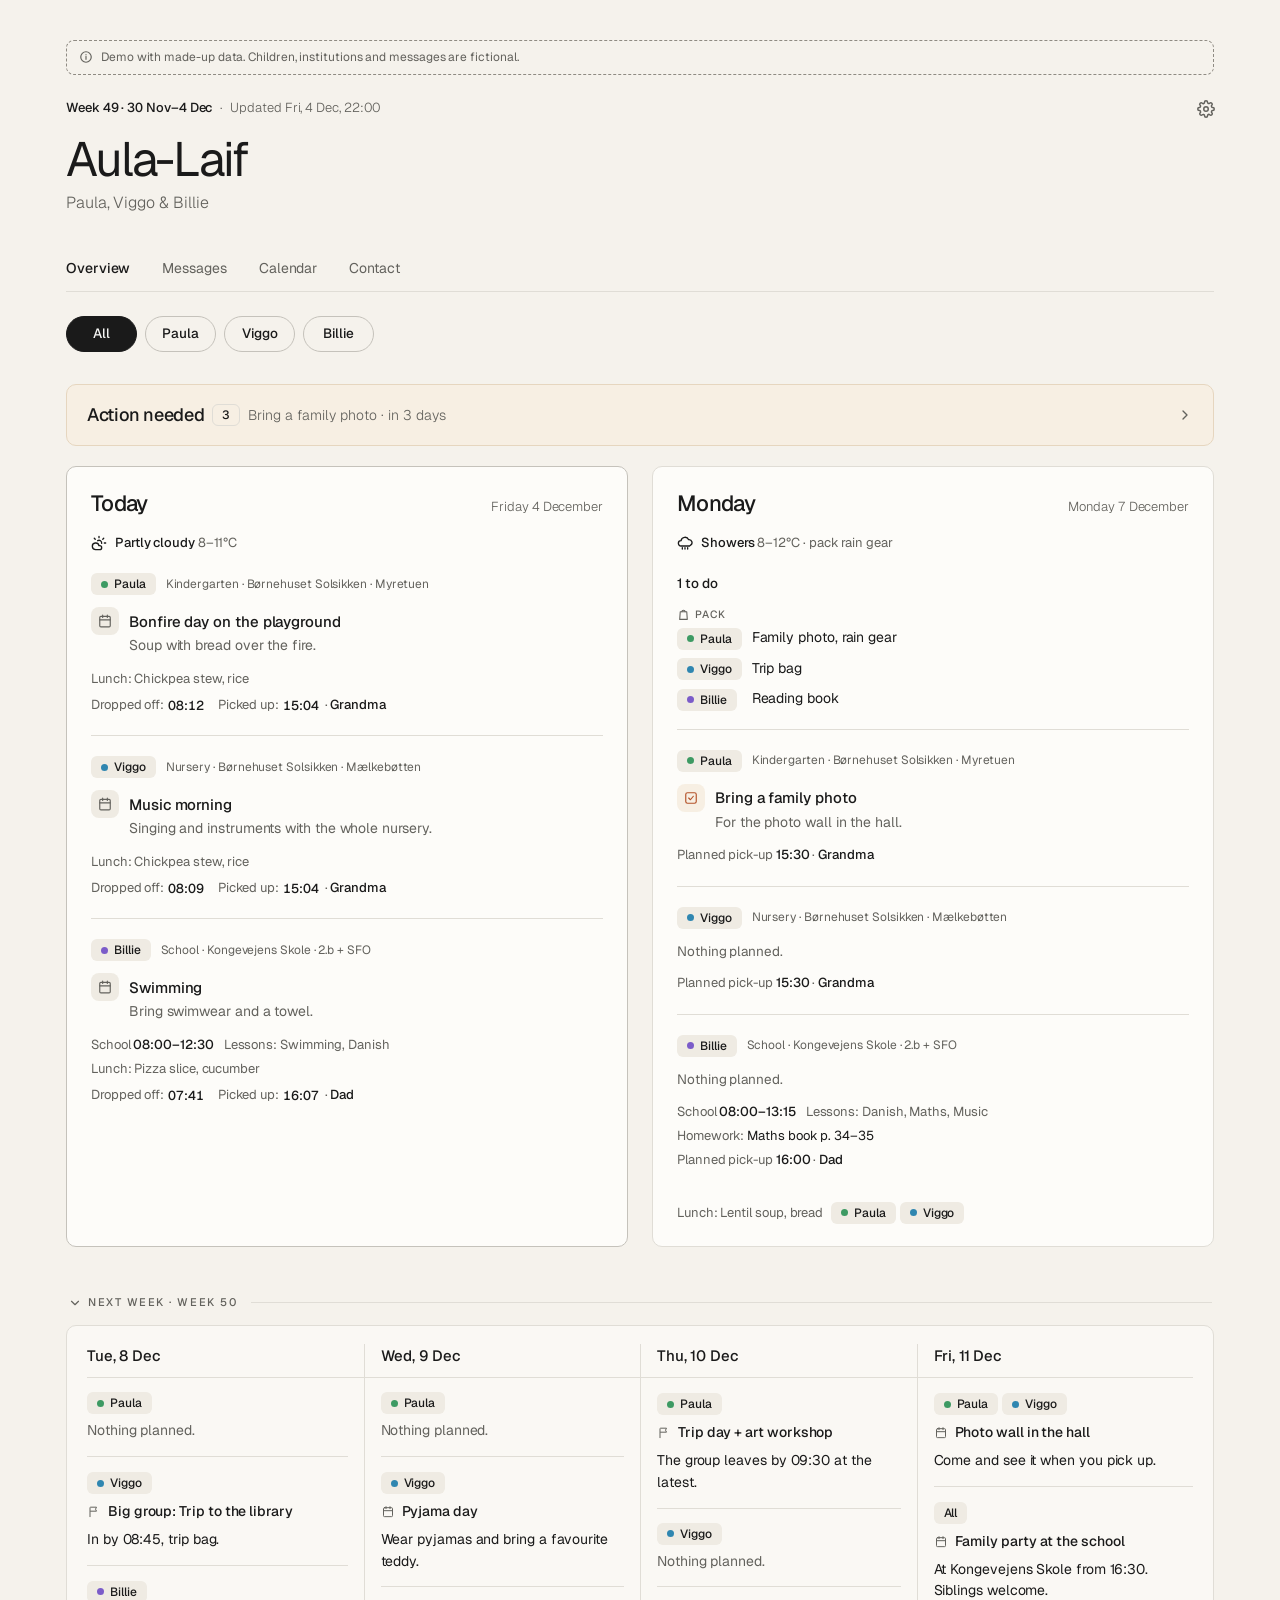
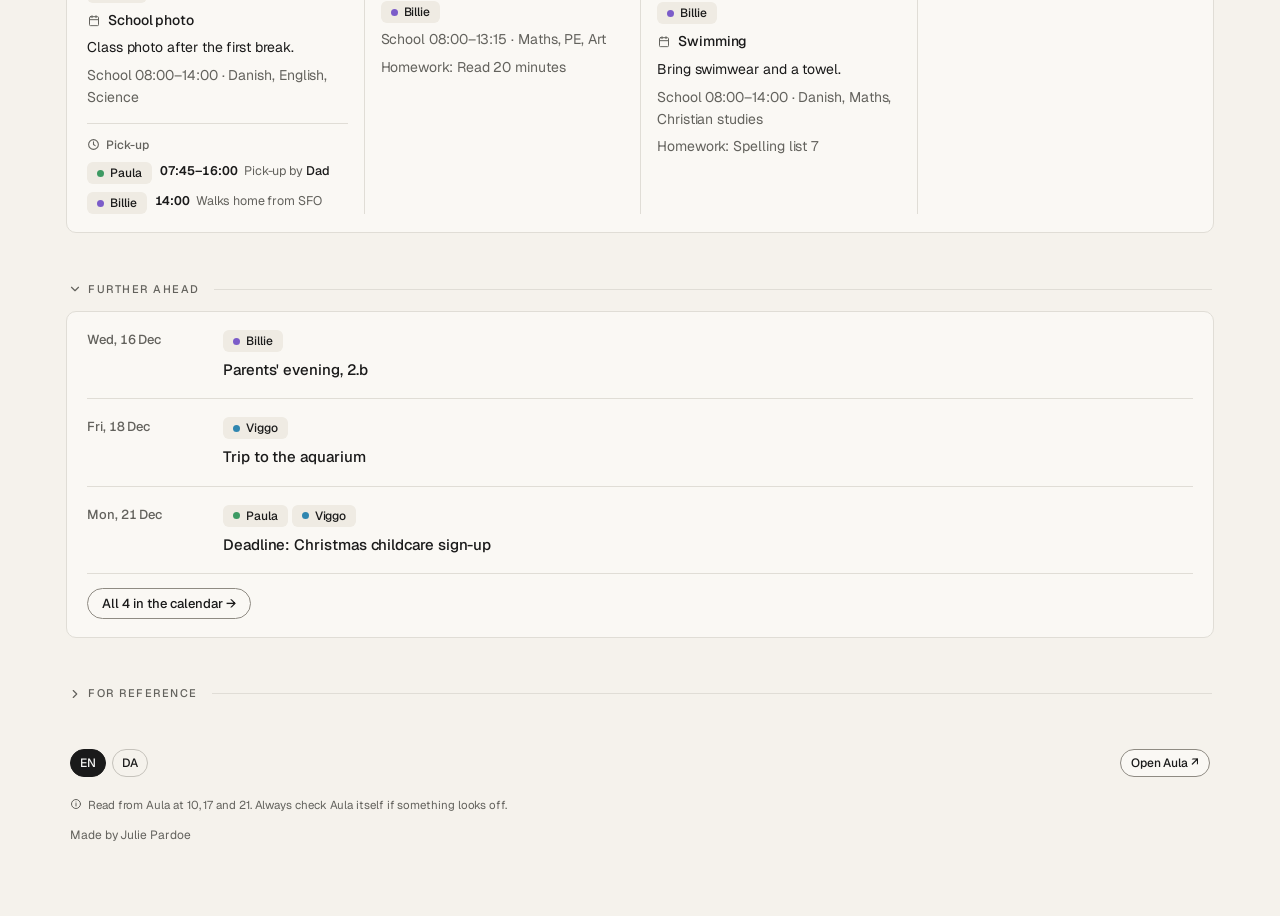
<file: demo/index.html>
<!doctype html><html><head><meta charset=utf8><meta name=viewport content="width=device-width,initial-scale=1,viewport-fit=cover"><style>:root{color-scheme:light;box-sizing:border-box;padding-top:env(safe-area-inset-top,0px);padding-bottom:env(safe-area-inset-bottom,0px)}html{scroll-padding-top:env(safe-area-inset-top,0px)}body{margin:0;padding:0;font:14px -apple-system,BlinkMacSystemFont,sans-serif;background:#fff;color:#000}img{max-width:100%}[hidden]:not([hidden=until-found i]){display:none!important}</style></head><body>
<!doctype html><html><head><meta charset=utf8><link rel="icon" href="data:image/svg+xml,%3Csvg xmlns=%27http://www.w3.org/2000/svg%27 viewBox=%270 0 64 64%27%3E%3Crect width=%2764%27 height=%2764%27 rx=%2714%27 fill=%27%2309090b%27/%3E%3Crect x=%2716%27 y=%2726%27 width=%2732%27 height=%2712%27 rx=%276%27 fill=%27%237ad3a0%27/%3E%3C/svg%3E"><meta name=viewport content="width=device-width,initial-scale=1,viewport-fit=cover"><style>:root{color-scheme:light;box-sizing:border-box;padding-top:env(safe-area-inset-top,0px);padding-bottom:env(safe-area-inset-bottom,0px)}html{scroll-padding-top:env(safe-area-inset-top,0px)}body{margin:0;padding:0;font:14px -apple-system,BlinkMacSystemFont,sans-serif;background:#fff;color:#000}img{max-width:100%}[hidden]:not([hidden=until-found i]){display:none!important}</style></head><body>
<title>Aula-Laif Demo</title>
<meta name="claude:viewport-fit-sides" content="cover">
<link rel="preconnect" href="https://fonts.googleapis.com">
<link rel="stylesheet" href="https://fonts.googleapis.com/css2?family=Geist:wght@300;400;500;600;700&family=Geist+Mono:wght@500&display=swap">
<style>
/* Layout: shadcn-style stack of bordered cards on a zinc ground — Today, next school day, the week as rows, Later, Menu, an accordion. */
:root{
  --background:#f3f5f9; --seg:#e6e9ef; --card:#ffffff; --foreground:#09090b; --muted:#f4f4f5; --muted-fg:#66666e;
  --border:#e4e4e7; --input:#8a8a93; --primary:#18181b; --primary-fg:#fafafa; --ring:#18181b;
  --ok:#276b4e; --shadow:0 1px 2px rgba(9,9,11,.06), 0 1px 1px rgba(9,9,11,.03);
  --shadow-md:0 4px 12px -4px rgba(9,9,11,.10), 0 1px 3px rgba(9,9,11,.06);
  --shadow-lg:0 18px 40px -16px rgba(9,9,11,.22), 0 4px 10px -4px rgba(9,9,11,.08);
  --elev:#ffffff;
  --k0-bg:#e3f3e9; --k0-fg:#1d5b3a; --k0-bd:#b9dfc8;
  --k1-bg:#e2f0f7; --k1-fg:#154e66; --k1-bd:#b6d8e8;
  --k2-bg:#efe9fb; --k2-fg:#4a2f86; --k2-bd:#d6c8f2;
  --k3-bg:#fbeae6; --k3-fg:#7a2e1d; --k3-bd:#f0c9bf;
  --k4-bg:#f8f0d8; --k4-fg:#634806; --k4-bd:#ead9a6;
  --k5-bg:#fbe7f1; --k5-fg:#7d2552; --k5-bd:#f0c3da;
  --both-bg:#f4f4f5; --both-fg:#3f3f46; --both-bd:#d4d4d8;
  --act-bg:#fcf9f1; --act-bd:#e8dfc8;
  --r:8px; --r-sm:6px;
  --font:"Geist", ui-sans-serif, system-ui, -apple-system, "Segoe UI", sans-serif;
  --mono:"Geist Mono", ui-monospace, "SF Mono", Menlo, monospace;
}
@media (prefers-color-scheme: dark){:root:not([data-theme="light"]){
  --background:#09090b; --seg:#232327; --card:#111113; --foreground:#fafafa; --muted:#232327; --muted-fg:#a1a1aa;
  --border:#27272a; --input:#6b6b74; --primary:#fafafa; --primary-fg:#18181b; --ring:#d4d4d8;
  --ok:#6fcf9f; --shadow:none; --shadow-md:0 6px 16px -6px rgba(0,0,0,.6); --shadow-lg:0 20px 44px -16px rgba(0,0,0,.8); --elev:#1a1a1d;
  --k0-bg:#16301f; --k0-fg:#c5f0d6; --k0-bd:#2c5a3f;
  --k1-bg:#132d3b; --k1-fg:#c8e9f7; --k1-bd:#2a5468;
  --k2-bg:#251b3b; --k2-fg:#e2d6fb; --k2-bd:#47386a;
  --k3-bg:#3a1d17; --k3-fg:#f6d3ca; --k3-bd:#6b3a2f;
  --k4-bg:#2f2610; --k4-fg:#f3e2b0; --k4-bd:#5c4a1c;
  --k5-bg:#3a1a2b; --k5-fg:#f7d1e4; --k5-bd:#6b3552;
  --both-bg:#232327; --both-fg:#e4e4e7; --both-bd:#3f3f46; --act-bg:#191710; --act-bd:#3b3424; color-scheme:dark}}
:root[data-theme="light"]{color-scheme:light}
:root[data-theme="dark"]{
  --background:#09090b; --seg:#232327; --card:#111113; --foreground:#fafafa; --muted:#232327; --muted-fg:#a1a1aa;
  --border:#27272a; --input:#6b6b74; --primary:#fafafa; --primary-fg:#18181b; --ring:#d4d4d8;
  --ok:#6fcf9f; --shadow:none; --shadow-md:0 6px 16px -6px rgba(0,0,0,.6); --shadow-lg:0 20px 44px -16px rgba(0,0,0,.8); --elev:#1a1a1d;
  --k0-bg:#16301f; --k0-fg:#c5f0d6; --k0-bd:#2c5a3f;
  --k1-bg:#132d3b; --k1-fg:#c8e9f7; --k1-bd:#2a5468;
  --k2-bg:#251b3b; --k2-fg:#e2d6fb; --k2-bd:#47386a;
  --k3-bg:#3a1d17; --k3-fg:#f6d3ca; --k3-bd:#6b3a2f;
  --k4-bg:#2f2610; --k4-fg:#f3e2b0; --k4-bd:#5c4a1c;
  --k5-bg:#3a1a2b; --k5-fg:#f7d1e4; --k5-bd:#6b3552;
  --both-bg:#232327; --both-fg:#e4e4e7; --both-bd:#3f3f46; --act-bg:#191710; --act-bd:#3b3424; color-scheme:dark}
*{box-sizing:border-box}
body{background:var(--background);color:var(--foreground);font:15px/1.55 var(--font);margin:0;-webkit-font-smoothing:antialiased}
.wrap{max-width:680px;margin:0 auto;padding-block:28px 56px;
  padding-left:max(16px,env(safe-area-inset-left,0px));padding-right:max(16px,env(safe-area-inset-right,0px));
  display:grid;gap:16px}

/* header */
header{display:grid;gap:0;margin-bottom:16px}
.toprow{display:flex;justify-content:space-between;align-items:center;gap:8px 12px;flex-wrap:wrap;margin-bottom:14px}
/* sticky bar: appears when the child filter has scrolled away – date + week, and the filter (a menu on phones) */
.sbar{position:fixed;top:0;left:0;right:0;z-index:30;background:var(--background);border-bottom:1px solid var(--border);padding-top:env(safe-area-inset-top,0px);transform:translateY(-101%);visibility:hidden;transition:transform .28s cubic-bezier(.32,.72,0,1),visibility 0s .28s}
.sbar.on{transform:none;visibility:visible;transition:transform .28s cubic-bezier(.32,.72,0,1)}
.sbar-in{max-width:680px;margin:0 auto;min-height:52px;display:flex;align-items:center;justify-content:space-between;gap:12px;padding-block:8px;padding-left:max(16px,env(safe-area-inset-left,0px));padding-right:max(16px,env(safe-area-inset-right,0px))}
.sbar-d{font:500 14px/1.3 var(--font);white-space:nowrap;overflow:hidden;text-overflow:ellipsis;min-width:0;font-variant-numeric:tabular-nums}
.sbar .sbar-tabs{display:none}
@media (min-width:1024px){.sbar-tabs button{padding:6px 14px;min-height:30px;font-size:13px}}
.sbar-sel{position:relative;flex:none;display:none}
.sbar-sel select{appearance:none;-webkit-appearance:none;font:500 14px/1 var(--font);color:var(--foreground);background:var(--card);border:1px solid var(--input);border-radius:var(--r-sm);padding:8px 30px 8px 12px;min-height:36px;max-width:44vw;text-overflow:ellipsis;cursor:pointer}
.sbar-sel::after{content:"";position:absolute;right:12px;top:50%;width:6px;height:6px;border-right:1.5px solid currentColor;border-bottom:1.5px solid currentColor;transform:translateY(-70%) rotate(45deg);pointer-events:none}
.sbar-sel select:focus-visible{outline:2px solid var(--ring);outline-offset:2px}
.sbar-sel[hidden],.sbar-tabs[hidden]{display:none!important}
@media (min-width:1024px){.sbar-in{max-width:1180px}.sbar .sbar-tabs{display:inline-grid;justify-self:auto;flex:none}}
@media (prefers-reduced-motion:reduce){.sbar,.sbar.on{transition:none}}
.weekno{font:500 13px/1.4 var(--font);color:var(--foreground);font-variant-numeric:tabular-nums}
.stamp{color:var(--muted-fg);font-size:13px;line-height:1.4}
.stamp::before{content:"·";margin-right:8px;color:var(--muted-fg)}
h1{font:700 clamp(26px,6vw,32px)/1.15 var(--font);letter-spacing:-.025em;margin:0;text-wrap:balance}
/* logo: "aula–laif" with the green tag as the hyphen */
.sr{position:absolute;width:1px;height:1px;overflow:hidden;clip:rect(0 0 0 0);white-space:nowrap}
.subtitle{color:var(--muted-fg);font-size:15px;margin-top:2px}
.titles{margin-bottom:28px}

/* tabs (filter) */
.tabs{display:inline-grid;grid-auto-flow:column;grid-auto-columns:1fr;gap:2px;padding:4px;background:var(--seg);border-radius:var(--r);justify-self:start}
.tabs button{font:500 14px/1 var(--font);padding:9px 18px;min-height:36px;border-radius:var(--r-sm);border:1px solid transparent;background:transparent;color:var(--muted-fg);cursor:pointer}
.tabs button:hover{color:var(--foreground)}
.tabs button{min-width:0;overflow:hidden;text-overflow:ellipsis;white-space:nowrap}
.tabs button[aria-pressed="true"]{background:var(--card);color:var(--foreground);border-color:var(--input);box-shadow:var(--shadow)}
.tabs button:focus-visible{outline:2px solid var(--ring);outline-offset:2px}

/* card */
.card{background:var(--card);border:1px solid var(--border);border-radius:var(--r);box-shadow:var(--shadow);min-width:0}
.card-h{display:flex;justify-content:space-between;align-items:flex-start;gap:6px 12px;flex-wrap:wrap;padding:18px 20px 0}
.card-t{font:600 19px/1.3 var(--font);letter-spacing:-.01em;margin:0;display:flex;align-items:center;gap:8px}
.card-h:has(#act-close){align-items:center}
.card-d{color:var(--muted-fg);font-size:13px;margin:2px 0 0}
.card-c{padding:14px 20px 18px}
.card-h:has(.date){align-items:baseline}
.card-d.date{margin:0;text-align:right;font-variant-numeric:tabular-nums}
.card.primary{border-color:var(--primary);border-width:1.5px;background:var(--elev);box-shadow:var(--shadow-lg)}
.card.primary .card-t{font-size:21px;letter-spacing:-.02em}
.card.primary .card-h{padding:22px 24px 0}
.card.primary .card-c{padding:16px 24px 22px}
.card.raised{background:var(--elev);box-shadow:var(--shadow-md)}
.card.raised .card-t{font-size:19px}
.card.flat{box-shadow:none}
.group{font:600 12px/1 var(--font);letter-spacing:.08em;text-transform:uppercase;color:var(--muted-fg);margin:18px 2px -4px;display:flex;align-items:center;gap:10px}
.group::after{content:"";flex:1;height:1px;background:var(--border)}
.group-btn{display:inline-flex;align-items:center;gap:6px;min-height:32px;padding:0 4px 0 0;margin:-8px 0;border:0;background:none;font:inherit;letter-spacing:inherit;text-transform:inherit;color:inherit;cursor:pointer;border-radius:4px}
.group-btn:hover{color:var(--foreground)}
.group-btn:focus-visible{outline:2px solid var(--ring);outline-offset:2px}
.group-btn svg{flex:none;transition:transform .15s}
.group-btn[aria-expanded="false"] svg{transform:rotate(-90deg)}
.gc{display:none!important}

/* badges */
.badge{display:inline-flex;align-items:center;font:600 12px/1 var(--font);padding:4px 8px;border-radius:var(--r-sm);border:1px solid transparent;white-space:nowrap}
.badge.k0{background:var(--k0-bg);color:var(--k0-fg);border-color:var(--k0-bd)}
.badge.k1{background:var(--k1-bg);color:var(--k1-fg);border-color:var(--k1-bd)}
.badge.k2{background:var(--k2-bg);color:var(--k2-fg);border-color:var(--k2-bd)}
.badge.k3{background:var(--k3-bg);color:var(--k3-fg);border-color:var(--k3-bd)}
.badge.k4{background:var(--k4-bg);color:var(--k4-fg);border-color:var(--k4-bd)}
.badge.k5{background:var(--k5-bg);color:var(--k5-fg);border-color:var(--k5-bd)}
.badge.both{background:var(--both-bg);color:var(--both-fg);border-color:var(--both-bd)}
.badge.solid{background:var(--primary);color:var(--primary-fg)}
.badge.outline{border-color:var(--border);color:var(--foreground)}
.tags{display:inline-flex;gap:4px;flex-wrap:wrap}

/* kid blocks (today / next day) */
.kid{display:grid;gap:12px;padding-block:20px;border-top:1px solid var(--border)}
.kid:first-child{border-top:0;padding-top:0}
.kid:last-child{padding-bottom:0}
.kid ul{margin:0;padding:0;list-style:none;display:grid;gap:6px}
.kid ul li{position:relative;padding-left:18px}
.kid ul li::before{content:"";position:absolute;left:4px;top:.68em;width:4px;height:4px;background:var(--muted-fg);border-radius:1px}
.presence{margin-top:2px;display:flex;flex-wrap:wrap;align-items:center;gap:6px 14px;font-size:13px;color:var(--muted-fg)}
.presence .step{display:inline-flex;align-items:center;gap:6px}
.presence .step svg{flex:none}
.presence .step.plan,.kid .meta .step.plan{display:inline-flex;align-items:center;gap:6px}
.presence .t{font:500 13px var(--mono);color:var(--foreground);font-variant-numeric:tabular-nums}
.presence .step.done svg{color:var(--ok)}
.presence .step.wait .t{color:var(--muted-fg)}
.kid .meta{color:var(--muted-fg);font-size:13px;display:flex;flex-wrap:wrap;gap:2px 12px}
.disclaimer{display:flex;align-items:center;gap:8px;margin:0 0 4px;font-size:12px;line-height:1.4;color:var(--muted-fg);padding:8px 12px;border:1px dashed var(--input);border-radius:var(--r-sm)}
.disclaimer svg{flex:none}
/* sections menu (Overview / Messages) – messages are only there for those allowed to read them */
.viewnav{display:flex;gap:32px;border-bottom:1px solid var(--border);margin:0 0 24px}
.viewnav a{padding:10px 0 11px;margin-bottom:-1px;font-size:14px;font-weight:500;color:var(--muted-fg);text-decoration:none;border-bottom:2px solid transparent}
.viewnav a:hover{color:var(--foreground)}
.viewnav a[aria-current="page"]{color:var(--foreground);border-bottom-color:var(--foreground)}
.viewnav a:focus-visible{outline:2px solid var(--ring);outline-offset:2px;border-radius:2px}
body.view-msgs .wrap > :not(header):not(footer):not(.g-disc):not(#msg-sec),
body.view-cal .wrap > :not(header):not(footer):not(.g-disc):not(#cal-sec),
body.view-contacts .wrap > :not(header):not(footer):not(.g-disc):not(#contacts-sec){display:none!important}

.viewnav{overflow-x:auto;scrollbar-width:none}
.viewnav::-webkit-scrollbar{display:none}
.viewnav a{white-space:nowrap;flex:none}
.titles-row{display:flex;align-items:flex-start;justify-content:space-between;gap:12px}
/* settings gear sits in the top-right corner; week + "updated" wrap on its left */
.toprow{flex-wrap:nowrap;align-items:flex-start}
.toprow-l{display:flex;align-items:baseline;justify-content:flex-start;gap:2px 8px;flex-wrap:wrap;flex:1;min-width:0}
.corner-gear{margin:-4px -6px 0 0;flex:none;align-self:flex-start;color:var(--muted-fg);text-decoration:none}
.corner-gear:hover{color:var(--foreground);background:var(--muted)}
.corner-gear[aria-expanded="true"]{color:var(--foreground);background:var(--muted)}
/* settings: its own layer – a bottom sheet on phones, a side panel from 1024px */
dialog.sheet{border:0;margin:0;padding:8px 20px calc(28px + env(safe-area-inset-bottom,0px));max-width:none;background:var(--card);color:var(--foreground);box-shadow:var(--shadow-lg);
  position:fixed;inset:auto 0 0 0;width:100%;height:100vh;height:100dvh;max-height:none;overflow:auto;overscroll-behavior:contain;border-radius:0;padding-top:calc(14px + env(safe-area-inset-top,0px));animation:sheet-in .45s cubic-bezier(.32,.72,0,1)}
dialog.sheet::backdrop{background:rgba(9,9,11,.45);animation:fade-in .35s ease-out}
dialog.sheet.closing{animation:sheet-out .28s cubic-bezier(.4,0,1,1) forwards}
dialog.sheet.closing::backdrop{animation:fade-out .28s ease-in forwards}
dialog.sheet.dragging{animation:none;transition:none}
dialog.sheet.settle{transition:transform .3s cubic-bezier(.32,.72,0,1)}
html:has(dialog.sheet[open]){overflow:hidden}
.sheet-grab{display:none}
.sheet-h{display:flex;align-items:center;justify-content:space-between;gap:12px}
.sheet-h .icon-btn{margin:0 -8px 0 0}
.sheet-h .icon-btn:hover{background:var(--muted)}
.sheet-sub{margin:4px 0 20px}
.seg{display:inline-flex;flex-wrap:wrap;gap:2px;padding:2px;background:var(--seg);border-radius:var(--r-sm)}
.seg button{font:500 13px/1 var(--font);padding:7px 10px;min-height:30px;border:1px solid transparent;border-radius:4px;background:transparent;color:var(--muted-fg);cursor:pointer}
.seg button[aria-checked="true"]{background:var(--card);color:var(--foreground);border-color:var(--input)}
.seg button:focus-visible,.switch input:focus-visible + span,.inp:focus-visible{outline:2px solid var(--ring);outline-offset:2px}
.set-confirm{margin:6px 0 0 -4px;display:flex}
.scard{border:1px solid var(--border);border-radius:var(--r);padding:14px 14px 12px;margin:0 0 12px}
.scard-k{margin:0 0 12px;font:600 11px/1.2 var(--font);letter-spacing:.08em;text-transform:uppercase;color:var(--muted-fg)}
.scard-name{display:flex;align-items:center;justify-content:space-between;gap:10px;flex-wrap:wrap;margin-bottom:6px}
.scard-name .badge{font-size:14px;padding:6px 10px}
.scard-who{display:flex;align-items:center;gap:8px;flex-wrap:wrap;min-width:0}
.scard-inst{font-size:13px;color:var(--muted-fg)}
.swatches{display:flex;gap:6px}
.swatches button{width:22px;height:22px;border-radius:50%;border:1px solid var(--input);cursor:pointer;padding:0}
.swatches button[aria-checked="true"]{outline:2px solid var(--foreground);outline-offset:2px}
.swatches button:focus-visible{outline:2px solid var(--ring);outline-offset:2px}
.sline{border-top:1px solid var(--border);padding:8px 0}
.sline.sline-name{border-top:0;padding:0 0 12px}
.sline-name .sline-l .badge{font-size:14px;padding:6px 10px}
.sline-name .sline-v{font-size:13px}
.sline-field{display:grid;gap:6px;font-size:12px;color:var(--muted-fg);width:100%}
.inp.sel,.inp.inp-r{width:auto;max-width:12rem;font-size:14px}
.inp.inp-r{padding:6px 8px}
.sline-top{display:flex;align-items:center;gap:10px;min-height:36px}
.sline-l{font-size:14px;font-weight:500}
.sline-l{flex:none;white-space:nowrap}
.sline-v{flex:1 1 auto;min-width:0;margin-left:auto;font-size:14px;color:var(--muted-fg);text-align:right;white-space:nowrap;overflow:hidden;text-overflow:ellipsis}
.sline.is-edit .sline-v{display:inline-flex;justify-content:flex-end;align-items:center;gap:6px;overflow:visible}
.sline-btn{flex:none;font-size:13px;color:var(--foreground);text-decoration:underline;text-underline-offset:3px}
.sline-ed{display:grid;gap:10px;justify-items:start;padding:4px 0 6px}
.sline-help{margin:0;font-size:12.5px;line-height:1.45;color:var(--muted-fg)}
.sline-ed .ign,.sline-ed .ign-add{width:100%}
.scard .srow-ro{margin:6px 0 0}
select.inp{appearance:none;-webkit-appearance:none;height:32px;padding:0 30px 0 10px;line-height:30px;cursor:pointer;background:var(--card) url("data:image/svg+xml,%3Csvg xmlns='http://www.w3.org/2000/svg' width='14' height='14' viewBox='0 0 24 24' fill='none' stroke='%2371717a' stroke-width='2' stroke-linecap='round' stroke-linejoin='round'%3E%3Cpath d='m6 9 6 6 6-6'/%3E%3C/svg%3E") no-repeat right 9px center}
@media (hover:hover){select.inp:hover{border-color:var(--foreground)}}
.srow + .srow{border-top:1px solid var(--border)}
.srow > summary{list-style:none;display:flex;align-items:center;gap:10px;min-height:48px;padding:8px 12px;cursor:pointer}
.srow > summary::-webkit-details-marker{display:none}
.srow > summary:hover{background:var(--muted)}
.srow > summary:focus-visible{outline:2px solid var(--ring);outline-offset:-2px}
.srow-l{font-size:14px;font-weight:500;flex:none}
.srow-v{margin-left:auto;font-size:13px;color:var(--muted-fg);text-align:right;min-width:0;overflow:hidden;text-overflow:ellipsis;white-space:nowrap}
.srow .chev{flex:none;color:var(--muted-fg);transition:transform .15s}
.srow[open] .chev{transform:rotate(90deg)}
.srow-b{padding:4px 12px 14px;display:grid;gap:10px;justify-items:start}
.srow-lab{margin:0;font-size:12px;color:var(--muted-fg)}
.srow-sw{display:flex;align-items:center;justify-content:space-between;gap:12px;width:100%;font-size:14px;cursor:pointer}
.srow-ro{margin:0;font-size:12px;color:var(--muted-fg)}
.srow-b .ign,.srow-b .ign-add{width:100%}
.switch{position:relative;display:inline-flex;align-items:center;cursor:pointer}
.switch input{position:absolute;opacity:0;width:1px;height:1px}
.switch input + span{width:38px;height:22px;border-radius:11px;background:var(--input);position:relative;transition:background .15s}
.switch input + span::after{content:"";position:absolute;top:3px;left:3px;width:16px;height:16px;border-radius:50%;background:#fff;transition:transform .15s}
.switch input:checked + span{background:var(--primary)}
.switch input:checked + span::after{transform:translateX(16px);background:var(--primary-fg)}
.inp{font:14px/1.4 var(--font);width:100%;max-width:18rem;padding:7px 10px;border:1px solid var(--input);border-radius:var(--r-sm);background:var(--card);color:var(--foreground)}
.ign{list-style:none;margin:0 0 8px;padding:0;display:grid;gap:4px}
.ign li{display:flex;align-items:center;justify-content:space-between;gap:8px;padding:6px 4px 6px 10px;background:var(--muted);border-radius:var(--r-sm);font-size:13px}
.ign .icon-btn{margin:0;width:28px;height:28px}
.ign-add{display:flex;gap:8px;align-items:center}
.ign-add .inp{flex:1;min-width:0}
.ro{color:var(--muted-fg)}
.set-back{all:unset;box-sizing:border-box;display:inline-flex;align-items:center;gap:2px;margin:0 0 0 -6px;padding:4px 6px 4px 2px;border-radius:var(--r-sm);font:500 14px/1 var(--font);color:var(--muted-fg);cursor:pointer}
.set-back[hidden]{display:none}
@media (hover:hover){.set-back:hover{color:var(--foreground);background:var(--muted)}}
.sheet-top{display:flex;align-items:center;min-height:36px;margin:0 0 6px}
.sheet-top #set-close{margin:0 -8px 0 auto}
@media (hover:hover){.sheet-top #set-close:hover{background:var(--muted)}}
.sheet-title{margin:0}
/* settings masthead: one sticky bar – back (on sub-pages), title, close – with a hairline under it */
dialog#set-dlg.sheet{padding-top:0}
.sheet-top{position:sticky;top:0;z-index:3;display:flex;align-items:center;gap:6px;min-height:56px;margin:0 -20px 20px;padding:calc(8px + env(safe-area-inset-top,0px)) 20px 8px;background:var(--card);border-bottom:1px solid var(--border)}
.sheet-top .sheet-title{flex:1 1 auto;min-width:0;margin:0;font:600 17px/1.3 var(--font);letter-spacing:-.01em;white-space:nowrap;overflow:hidden;text-overflow:ellipsis}
.sheet-top .set-back{margin:0 0 0 -8px;width:36px;height:36px;padding:0;color:var(--foreground)}
.sheet-top .set-back[hidden]{display:none}
.sheet-top #set-close{margin:0 -8px 0 0;width:36px;height:36px}
@media (hover:hover){.sheet-top .set-back:hover{background:var(--muted)}}
.sheet-sub{margin:0 0 20px}
#set-dlg.on-page #set-body{margin-top:0}
#set-dlg.on-page .set-sec-sub{margin:0 0 16px}
@media (min-width:1024px){dialog#set-dlg.sheet{padding-top:0}.sheet-top{margin:0 -28px 24px;padding:10px 28px;min-height:64px}.sheet-top .sheet-title{font-size:18px}}

.sline-ib{flex:none;margin:0 -6px 0 0;color:var(--muted-fg)}
@media (hover:hover){.sline-ib:hover{color:var(--foreground);background:var(--muted)}}
.sline-ib.on{color:var(--primary-fg);background:var(--primary)}
.sline-ib.on:hover,.sline-ib.on:focus-visible{color:var(--primary-fg);background:var(--primary);opacity:.85}
#set-dlg.on-page #set-body{margin-top:20px}
#set-dlg.on-page .set-sec-sub{margin:-8px 0 16px}
.set-back:focus-visible{outline:2px solid var(--ring);outline-offset:2px}
.smenu{padding:2px 6px 2px 14px}
.smenu-row{all:unset;box-sizing:border-box;display:flex;align-items:center;gap:10px;width:100%;min-height:54px;border-top:1px solid var(--border);cursor:pointer}
.smenu-row:first-child{border-top:0}
.smenu-row:focus-visible{outline:2px solid var(--ring);outline-offset:2px;border-radius:4px}
.smenu-l{flex:none;font-size:15px;font-weight:500}
.smenu-v{flex:1 1 auto;min-width:0;display:flex;justify-content:flex-end;align-items:center;gap:6px;font-size:14px;color:var(--muted-fg);white-space:nowrap;overflow:hidden;text-overflow:ellipsis}
.smenu-row svg{flex:none;color:var(--muted-fg);transition:transform .15s}
@media (hover:hover){.smenu-row:hover svg{transform:translateX(2px);color:var(--foreground)}}
.set-page-in{animation:page-in .3s cubic-bezier(.32,.72,0,1)}
.set-page-back{animation:page-back .3s cubic-bezier(.32,.72,0,1)}
@keyframes page-in{from{transform:translateX(28px);opacity:0}}
@keyframes page-back{from{transform:translateX(-28px);opacity:0}}
@media (prefers-reduced-motion:reduce){.set-page-in,.set-page-back{animation:none}}
.set-sec{margin:0 0 28px}
.set-sec-h{margin:0 0 4px;font:600 15px/1.3 var(--font)}
.set-sec-sub{margin:0 0 12px;font-size:12.5px;line-height:1.45;color:var(--muted-fg)}
.set-sec > .scard:last-child{margin-bottom:0}
.scard > .sline:first-child{border-top:0;padding-top:0}
.sline-v .badge{font-size:11px;padding:3px 6px}
.sline-ed .inp.wide{width:100%}
.cal-card.no-wk .cal-wds,.cal-card.no-wk .cal-grid{grid-template-columns:repeat(7,minmax(0,1fr))}
.cal-card.no-wk .cwk,.cal-card.no-wk .cal-wds > span:first-child{display:none}
.cal-card.no-wk .cday.c1{border-left:1px solid var(--border)}
.ro-note{font-size:12px;line-height:1.5;color:var(--muted-fg);margin:16px 2px 0}
.sheet-foot{position:sticky;bottom:-28px;display:flex;align-items:center;justify-content:flex-end;gap:10px;flex-wrap:wrap;margin:20px -20px -28px;padding:12px 20px calc(12px + env(safe-area-inset-bottom,0px));background:var(--card);border-top:1px solid var(--border)}
.sheet-foot[hidden]{display:none}
.save-msg{font-size:13px;color:var(--muted-fg);margin-right:auto}
.btn.primary{background:var(--primary);color:var(--primary-fg);border-color:var(--primary);padding:8px 14px;font-size:13px}
.btn.primary:hover{opacity:.9;background:var(--primary)}
@media (min-width:1024px){.sheet-foot{margin:20px -28px -32px;padding:14px 28px;bottom:-32px}}
@keyframes sheet-in{from{transform:translateY(100%)}to{transform:none}}
@keyframes sheet-out{from{transform:var(--drag,none)}to{transform:translateY(100%)}}
@keyframes panel-in{from{transform:translateX(100%)}to{transform:none}}
@keyframes panel-out{to{transform:translateX(100%)}}
@keyframes fade-in{from{opacity:0}}
@keyframes fade-out{to{opacity:0}}
@media (min-width:1024px){
  dialog.sheet{inset:0 0 0 auto;width:440px;height:100vh;max-height:100vh;border-radius:0;border-left:1px solid var(--border);padding:28px 28px 32px;animation:panel-in .45s cubic-bezier(.32,.72,0,1)}
  dialog.sheet.closing{animation:panel-out .28s cubic-bezier(.4,0,1,1) forwards}
  .sheet-grab{display:none}
}
@media (prefers-reduced-motion:reduce){dialog.sheet,dialog.sheet.closing,dialog.sheet::backdrop,dialog.sheet.closing::backdrop{animation:none}}
.corner-gear[hidden]{display:none}
@media (max-width:520px){.viewnav{gap:22px}}
.set-kids{list-style:none;margin:0;padding:0}
.set-kids li{display:grid;gap:6px;padding:14px 0;border-top:1px solid var(--border)}
.set-kids li:first-child{border-top:0;padding-top:0}
.set-row{display:grid;grid-template-columns:8rem minmax(0,1fr);gap:10px 16px;font-size:14px;align-items:center}
/* in the settings sheet/panel: label above each control, so the type buttons stay on one line */
.sheet .set-row{grid-template-columns:1fr;gap:4px}
.sheet .set-row dd{margin-bottom:12px}
.sheet .set-row dd:last-child{margin-bottom:0}
.sheet .seg{flex-wrap:nowrap}
.set-row dt{color:var(--muted-fg);font-size:13px}
.set-row dd{margin:0;min-width:0}
.set-h{font:600 12px/1.3 var(--font);letter-spacing:.06em;text-transform:uppercase;color:var(--muted-fg);margin:22px 2px 8px}
.set-h:first-child{margin-top:0}
.badge.warn{background:var(--act-bg);border-color:var(--act-bd);color:var(--foreground)}
.msgs .msg-sum{color:var(--foreground);font-size:14px}
/* messages: one column at every width – week header, then mail-like rows */
.list.msgs li{display:block}
.g-contact{display:grid;gap:12px;min-width:0}
/* ---------- calendar ---------- */
.cal-card .card-h{align-items:center;row-gap:16px}
.cal-card #cal-body{padding-top:24px}
.cal-t{font-size:22px;letter-spacing:-.01em}
.cal-t .cal-y{font-weight:400;color:var(--muted-fg)}
.cal-ctl{display:flex;align-items:center;gap:12px;flex-wrap:wrap}
.cal-card .seg{display:inline-flex;padding:3px;gap:2px;border-radius:var(--r-sm);background:var(--muted)}
.cal-card .seg button{font:500 13px/1 var(--font);padding:7px 14px;min-height:0;border:0;border-radius:6px;background:transparent;color:var(--muted-fg);cursor:pointer}
.cal-card .seg button:hover{color:var(--foreground)}
.cal-card .seg button[aria-pressed="true"]{background:var(--card);color:var(--foreground);box-shadow:0 1px 2px rgba(0,0,0,.1)}
.cal-card .seg button:focus-visible{outline:2px solid var(--ring);outline-offset:1px}
.cal-nav{display:flex;align-items:center;gap:4px}
.cal-nav .icon-btn{margin:0}
.cal-wds{display:grid;grid-template-columns:1.5rem repeat(7,minmax(0,1fr))}
.cal-wd{font:500 12px/1 var(--font);color:var(--muted-fg);text-align:right;padding:0 10px 8px}
.cal-grid{display:grid;grid-template-columns:1.5rem repeat(7,minmax(0,1fr))}
.cwk{padding:15px 6px 0 0;text-align:right;font:500 11px/1 var(--font);color:var(--muted-fg);font-variant-numeric:tabular-nums}
.cday.c1{border-left:1px solid var(--border)}
.cday.r1{border-top:1px solid var(--border)}
.cday{all:unset;box-sizing:border-box;display:flex;flex-direction:column;gap:4px;min-width:0;min-height:116px;padding:6px 6px 8px;border-right:1px solid var(--border);border-bottom:1px solid var(--border);cursor:pointer}
.cday:hover{background:var(--muted)}
.cday:focus-visible{outline:2px solid var(--ring);outline-offset:-2px}
.cday.wkend{background:color-mix(in srgb,var(--muted) 55%,transparent)}
.cday.closed{background:var(--muted)}
.cnum{align-self:flex-end;display:grid;place-items:center;min-width:26px;height:26px;padding:0 5px;border-radius:13px;font:500 13px/1 var(--font);font-variant-numeric:tabular-nums}
.cday.out .cnum{color:var(--muted-fg)}
.cday.today .cnum{background:var(--primary);color:var(--primary-fg)}
.cday.sel{box-shadow:inset 0 0 0 2px var(--ring)}
.cevs{display:grid;gap:3px;min-width:0}
.cev{display:flex;align-items:center;gap:6px;min-width:0;font-size:12px;line-height:1.35}
.cev::before{content:"";flex:none;width:3px;height:12px;border-radius:2px;background:var(--bar,var(--muted-fg))}
.cev-t{flex:1 1 auto;min-width:0;overflow:hidden;text-overflow:ellipsis;white-space:nowrap}
.cev-time{flex:none;color:var(--muted-fg);font-variant-numeric:tabular-nums}
.cev.hol{color:var(--muted-fg)}
.cev.hol::before{display:none}
.cmore{font-size:12px;color:var(--muted-fg)}
.cdots{display:none}
.cal-day{margin-top:32px}
.cal-dhr{display:flex;align-items:baseline;justify-content:space-between;gap:12px;margin:0 0 14px}
.cal-dh{margin:0;font:600 15px/1.3 var(--font)}
.cal-day .list .when,.cal-day .list .when-in{font-family:var(--font)}
.cal-day .list li.none{display:block}
.cal-year{display:grid;grid-template-columns:repeat(auto-fill,minmax(14rem,1fr));gap:28px 36px}
.ymon{all:unset;box-sizing:border-box;display:grid;gap:10px;align-content:start;margin:-8px;padding:8px;border-radius:var(--r-sm);cursor:pointer}
.ymon:hover{background:var(--muted)}
.ymon:focus-visible{outline:2px solid var(--ring)}
.ymon-n{font:600 15px/1.2 var(--font)}
.ymon.cur .ymon-n{text-decoration:underline;text-underline-offset:4px;text-decoration-thickness:2px}
.ygrid{display:grid;grid-template-columns:repeat(7,minmax(0,1fr));gap:2px 0;text-align:center;font:500 11px/1 var(--font);font-variant-numeric:tabular-nums}
.ywd{color:var(--muted-fg);font-size:10px;padding-bottom:4px}
.yd{position:relative;display:grid;place-items:center;width:22px;height:22px;margin:auto;border-radius:11px}
.yd.wk{color:var(--muted-fg)}
.yd.today{background:var(--primary);color:var(--primary-fg)}
.yd.has::after{content:"";position:absolute;bottom:0;left:50%;width:3px;height:3px;margin-left:-1.5px;border-radius:50%;background:currentColor}
@media (max-width:640px){
  .cal-t{font-size:20px}
  .cal-ctl{flex-basis:100%;justify-content:space-between}
  .cal-wd{text-align:center;padding:0 0 8px}
  .cal-wds,.cal-grid{grid-template-columns:1.25rem repeat(7,minmax(0,1fr))}
  .cwk{padding:15px 4px 0 0;font-size:10px}
  .cday.c1,.cday.r1{border:0}
  .cday{min-height:50px;align-items:center;gap:3px;padding:4px 0;border:0;border-radius:var(--r-sm)}
  .cday.wkend,.cday:hover{background:transparent}
  .cday.closed{background:var(--muted)}
  .cday.sel{box-shadow:none}
  .cday.sel:not(.today) .cnum{box-shadow:inset 0 0 0 1.5px var(--foreground)}
  .cnum{align-self:center;width:30px;height:30px;padding:0;border-radius:15px;font-size:14px}
  .cevs{display:none}
  .cdots{display:flex;gap:3px;justify-content:center;height:5px}
  .cdots i{width:5px;height:5px;border-radius:50%;background:var(--bar,var(--muted-fg))}
  .cal-year{grid-template-columns:repeat(2,minmax(0,1fr));gap:22px 18px}
  .ymon{margin:-6px;padding:6px}
  .yd{width:18px;height:18px;border-radius:9px;font-size:10px}
}
.con-list{display:grid;gap:16px}
.con-t{display:flex;align-items:center;flex-wrap:wrap;gap:6px 10px}
.con-top{flex-basis:100%;display:flex;align-items:center;justify-content:space-between;gap:12px}
.con-top:has(.con-tags:empty):not(:has(.con-map)){display:none}
.con-tags{font-size:0}
.con-card .card-c{padding-top:20px;display:grid;gap:20px}
.con-rows{margin:0;display:grid;gap:10px}
.con-row{display:grid;grid-template-columns:8rem minmax(0,1fr);gap:2px 16px;font-size:14px}
.con-row dt{color:var(--muted-fg);font-size:13px}
.con-row dd{margin:0;min-width:0;overflow-wrap:anywhere}
.con-sel{user-select:all;font-variant-numeric:tabular-nums}
.btn.con-map{flex:none;white-space:nowrap}
.btn.con-map svg{color:var(--muted-fg)}
.btn.con-map:hover{background:var(--muted)}
.con-t{flex-basis:100%;min-width:0}
@media (max-width:520px){.btn.con-map{width:32px;height:32px;padding:0;justify-content:center;margin:-4px -4px -4px 0}.btn.con-map span{position:absolute;width:1px;height:1px;overflow:hidden;clip:rect(0 0 0 0)}}
.con-k{margin:0 0 12px;font:600 11px/1 var(--font);letter-spacing:.08em;text-transform:uppercase;color:var(--muted-fg)}
.con-staff{padding-top:20px;border-top:1px solid var(--border)}
.con-staff .con-k ~ .con-k{margin-top:32px}
.con-staff:first-child{border-top:0;padding-top:0}
@media (min-width:1024px){.con-list{grid-template-columns:repeat(auto-fit,minmax(28rem,1fr));align-items:start}}
.con-src{margin:0}
@media (max-width:520px){.con-row{grid-template-columns:1fr;gap:2px}}
.con-ppl{grid-template-columns:minmax(8rem,max-content) minmax(0,1fr);column-gap:16px}
.con-ppl .con-row{display:contents}
.con-ppl dt{white-space:nowrap}
.msg-weeks{display:grid;gap:16px}
.g-msgs{display:grid;gap:12px;min-width:0}
.msg-card .card-c{padding-top:24px}
/* messages: each week has a section header that folds, like the overview's sections */
.msg-weeks .group.msg-grp{margin:10px 2px -4px}
.msg-weeks .group.msg-grp:first-child{margin-top:0}
.msg-weeks .msg-card[hidden]{display:none}
.msgs .msg{padding-block:16px}
.msgs .msg:first-child{padding-top:0}
.msgs .msg:last-child{padding-bottom:0}
.msgs .msg-top{display:flex;align-items:center;gap:8px;min-height:22px;margin-bottom:8px}
.msgs .msg-date{margin-left:auto;font-size:12px;color:var(--muted-fg);font-variant-numeric:tabular-nums;white-space:nowrap}
.msgs .msg-top:not(:has(.badge)){min-height:0;margin-bottom:4px}
.msgs .msg-top:not(:has(.badge)) .msg-date{margin-left:0}
.msgs .msg .title{margin:0;line-height:1.35}
.msgs .msg-sum{margin:4px 0 0;line-height:1.5;max-width:68ch}
.msgs .msg-full{margin:8px 0 0}
.msgs .msg-full > summary{list-style:none;display:inline-flex;align-items:center;gap:6px;min-height:28px;font-size:13px;font-weight:500;color:var(--muted-fg);cursor:pointer;border-radius:4px}
.msgs .msg-full > summary::-webkit-details-marker{display:none}
.msgs .msg-full > summary:hover{color:var(--foreground)}
.msgs .msg-full > summary:focus-visible{outline:2px solid var(--ring);outline-offset:2px}
.msgs .msg-full > summary svg{flex:none;transition:transform .15s}
.msgs .msg-full[open] > summary svg{transform:rotate(90deg)}
.msgs .msg-body{margin-top:6px;padding:12px 14px;background:var(--muted);border-radius:var(--r-sm);font-size:14px;line-height:1.55;max-width:68ch;overflow-wrap:anywhere}
.msgs .msg-body p{margin:0 0 .75em}
.msgs .msg-body p:last-child{margin:0}
@media (prefers-reduced-motion:reduce){.msgs .msg-full > summary svg{transition:none}}
.msgs .msg-foot{margin:10px 0 0}
.msgs .msg-foot{display:flex;align-items:center;gap:6px 12px;flex-wrap:wrap}
.msgs .msg-foot a{font-size:12px;color:var(--foreground)}
.kid-h{display:flex;align-items:center;gap:6px 10px;flex-wrap:wrap}
.kid-type{font-size:12px;color:var(--muted-fg)}
.kid-sub{flex-basis:100%;margin:-4px 0 0;font-size:13px;line-height:1.4;color:var(--muted-fg)}
.kid .meta .hw{color:var(--foreground)}
.kid .meta b{color:var(--foreground);font-weight:600}
.act{color:var(--ok);font-weight:600}
.calm{margin:0;color:var(--muted-fg)}

/* week on phones/tablets: foldable days with a summary line per child; desktop shows the five columns */
#w-days{display:none}
.wday{border-top:1px solid var(--border)}
.wday:first-child{border-top:0}
.wday > summary{list-style:none;cursor:pointer;display:grid;gap:8px;padding:16px 0}
.wday:first-child > summary{padding-top:0}
.wday > summary::-webkit-details-marker{display:none}
.wday > summary:focus-visible{outline:2px solid var(--ring);outline-offset:2px;border-radius:4px}
.wsum-day{display:flex;align-items:center;gap:8px;flex-wrap:wrap}
.wsum-day svg{flex:none;color:var(--muted-fg);transition:transform .15s}
.wday[open] .wsum-day svg{transform:rotate(90deg)}
.wsum-day .dname{font-size:16px}
.wday.past .dname{color:var(--muted-fg)}
.wsum-items{list-style:none;margin:0;padding:0 0 0 22px;display:grid;gap:6px}
.wsum-items li{display:flex;align-items:baseline;gap:8px;font-size:14px;line-height:1.4;min-width:0}
.wsum-items li .tags{flex:none}
.wsum-none{color:var(--muted-fg)}
.wday[open] .wsum-items{display:none}
.wday-body{padding:4px 0 18px 22px}
@media (min-width:1024px){ #w-days{display:grid} .wacc{display:none} }
@media (prefers-reduced-motion:reduce){.wsum-day svg{transition:none}}
/* week rows */
.rows{display:grid}
.row{display:grid;grid-template-columns:7.5rem minmax(0,1fr);gap:8px 16px;padding-block:22px;border-top:1px solid var(--border)}
.row:first-child{border-top:0;padding-top:0}
.row:last-child{padding-bottom:0}
.rlabel{display:grid;gap:4px;align-content:start;justify-items:start}
.dname{font-weight:700;font-size:17px;letter-spacing:-.01em}
.row.past .dname{color:var(--muted-fg)}
.row.past .dname::after{content:" · " attr(data-done);font-weight:400;font-size:13px}
.hours{color:var(--muted-fg);font-size:12px}
.rbody{display:grid;gap:18px;min-width:0}
.events{list-style:none;margin:0;padding:0;display:grid;gap:18px}
.events li{display:grid;gap:6px;min-width:0}
.events li.split{border-top:1px solid var(--border);padding-top:18px}
.events li p{margin:0}
.events .title{font-weight:600}
.events .detail{color:var(--foreground);font-size:14px}
.events small,.src{color:var(--muted-fg);font-size:12px}
.quiet{color:var(--muted-fg);margin:0;font-size:14px}
.pick{display:grid;gap:6px;font-size:13px;color:var(--muted-fg)}
.pick-l{display:flex;align-items:center;gap:6px;font-size:12px;font-weight:500;color:var(--muted-fg)}
.prow{display:grid;grid-template-columns:4.9rem minmax(0,1fr);gap:4px 10px;align-items:center}
.prow .pinfo{display:flex;flex-wrap:wrap;gap:4px 10px;align-items:center;min-width:0}
.prow .plan{font-variant-numeric:tabular-nums;color:var(--foreground)}
.shared-pick{display:flex;align-items:center;gap:6px 8px;flex-wrap:wrap;font-size:13px;color:var(--muted-fg);margin-top:18px;padding-top:16px;border-top:1px solid var(--border)}
.shared-pick svg{flex:none}
.kid:has(+ .shared-pick){padding-bottom:0}
.prow .pinfo b,.kid .meta b,.presence b,.shared-pick b{color:var(--foreground);font-weight:600}
.prow .who{font-weight:600;color:var(--foreground)}
.prow .actual{color:var(--ok);font-variant-numeric:tabular-nums}

/* accordion-ish details */
details.acc summary{display:flex;align-items:center;gap:6px;cursor:pointer;list-style:none;min-height:28px;color:var(--muted-fg);font-size:13px;border-radius:4px}
details.acc summary::-webkit-details-marker{display:none}
details.acc summary svg{flex:none;transition:transform .15s}
details.acc[open] summary svg{transform:rotate(90deg)}
details.acc summary:hover{color:var(--foreground)}
details.acc summary:focus-visible,details.card summary:focus-visible{outline:2px solid var(--ring);outline-offset:2px}
details.acc .acc-c{font-size:13px;line-height:1.45;padding:4px 0 0 20px;display:grid;gap:3px}
details.acc .acc-c b{font-weight:500;color:var(--muted-fg)}

/* list (later, menu, fyi) */
.list{list-style:none;margin:0;padding:0}
.list li{display:grid;grid-template-columns:7.5rem minmax(0,1fr);gap:2px 16px;padding-block:12px;border-top:1px solid var(--border)}
.list li:first-child{border-top:0;padding-top:0}
.list li:last-child{padding-bottom:0}
.list .when{font:500 13px/1.6 var(--mono);color:var(--muted-fg);font-variant-numeric:tabular-nums}
.list li > div{display:grid;gap:4px;min-width:0}
.list p{margin:0}
.list .title{font-weight:600}
.m-card .card-c,.g-week .card-c,.g-later .card-c{padding-top:24px}
/* one lunch-menu card; with menus from several kitchens a switch under the title picks the institution */
.g-menu{display:grid;min-width:0}
.m-card .card-h{align-items:baseline}
.m-card .card-d.date{margin-left:auto}
.m-sub{flex-basis:100%;min-width:0}
.m-sub .m-place{margin-top:6px}
#m-h{flex-wrap:wrap;gap:6px 10px}
#m-h .tags{font-size:0}
.m-place{display:inline-flex;flex-wrap:wrap;gap:2px;padding:3px;margin:12px 0 0;background:var(--muted);border-radius:var(--r-sm);max-width:100%}
.m-place button{font:500 13px/1.2 var(--font);padding:8px 10px;min-height:34px;border:1px solid transparent;border-radius:4px;background:transparent;color:var(--muted-fg);cursor:pointer;white-space:nowrap}
.m-place button:hover{color:var(--foreground)}
.m-place button[aria-pressed="true"]{background:var(--card);color:var(--foreground);border-color:var(--input)}
.m-place button:focus-visible{outline:2px solid var(--ring);outline-offset:2px}
/* Further ahead: date + child on one line, then title, then the detail a step quieter, then the source */
.g-later .list li{padding-block:18px}
.g-later .list li:first-child{padding-top:0}
.g-later .list li:last-child{padding-bottom:0}
.g-later .list li > div{gap:0}
.g-later .evhead{margin-bottom:8px}
/* list items: on phones the date/deadline sits on one meta line with the tags (".when-in"); from 521px it is the left column */
.when-in{display:none;font:500 12px/1 var(--mono);color:var(--muted-fg);font-variant-numeric:tabular-nums;margin-right:2px}
.g-later .list .title{font-size:15px;line-height:1.35}
.g-later .list .det{margin-top:4px;font-size:14px;line-height:1.45;color:var(--muted-fg)}
.g-later .list .src{margin-top:8px;font-size:12px}
@media (max-width:520px){
  .list.meta1 li > .when{display:none}
  .list.meta1 .when-in{display:inline-flex}
}
/* Good to know is narrow on desktop too: always one meta line */
#f-items li{grid-template-columns:1fr;gap:4px}
#f-items .when-in{display:inline-flex}
/* one child chosen: pick-up rows lose their tag column; empty tag lines collapse */
.one-kid .prow{grid-template-columns:1fr}
.one-kid .evhead:empty{display:none}
/* a meta line holding only the calendar icon: the icon moves up beside the title, the line goes */
.one-kid .list li > div,.one-kid .events li{position:relative}
.one-kid .evhead:not(:has(> :not(.calmenu))){position:absolute;top:-4px;right:0;margin:0}
.one-kid .evhead:not(:has(> :not(.calmenu))) ~ .title{padding-right:36px}
@media (min-width:521px){
  .one-kid .meta1 .evhead:not(:has(> :not(.calmenu,.when-in))){position:absolute;top:-4px;right:0;margin:0}
  .one-kid .meta1 .evhead:not(:has(> :not(.calmenu,.when-in))) ~ .title{padding-right:36px}
}
/* no line between a child's "nothing planned" and the same child's lunch */
.one-kid .rbody > ul.events + ul.events > li.split{border-top:0;padding-top:0}
.menu-grid{display:grid;grid-template-columns:5.5rem minmax(0,1fr);gap:2px 10px;font-size:14px}
.menu-grid span{color:var(--muted-fg);font-size:12px;font-weight:500;line-height:1.75}
.list li.today .when{color:var(--foreground)}
.empty{color:var(--muted-fg);margin:0}

/* collapsible card */
details.card > summary{list-style:none;cursor:pointer;display:flex;justify-content:space-between;align-items:center;padding:16px 20px;border-radius:var(--r)}
details.card > summary::-webkit-details-marker{display:none}
details.card > summary svg{transition:transform .15s;color:var(--muted-fg)}
details.card[open] > summary svg{transform:rotate(180deg)}
details.card[open] > summary{padding-bottom:0}

footer{color:var(--muted-fg);font-size:12px;padding:32px 4px 8px;border-top:1px solid var(--border);margin-top:16px;display:flex;justify-content:space-between;align-items:center;gap:20px 24px;flex-wrap:wrap}
footer p{margin:0;flex-basis:100%;order:3}
/* the "read from Aula…" note: last line of the page, quiet – no box (the demo's box at the top is the loud one) */
footer .foot-note{order:8;margin:0;padding:0;border:0;border-radius:0;align-items:flex-start;gap:6px;font-size:11.5px;line-height:1.45}
footer .foot-note svg{margin-top:1px;width:12px;height:12px}
/* stale-data banner */
.stale{display:flex;align-items:center;gap:8px;font-size:13px;color:var(--foreground);padding:10px 12px;border:1px solid var(--input);border-radius:var(--r-sm);background:var(--card)}
.stale svg{flex:none}
/* action needed */
.g-act{background:var(--act-bg);border-color:var(--act-bd)}
.g-act .list li{border-top-color:var(--act-bd)}
.g-act .when{line-height:1.2}
.g-act li.is-done .title{text-decoration:line-through;color:var(--muted-fg);font-weight:500}
.g-act li.act-foot{grid-template-columns:1fr;padding-top:10px}
.btn.act-done{padding:6px 10px}
.g-act .act-btns{margin-top:4px}
.icon-btn{display:inline-grid;place-items:center;width:32px;height:32px;margin:-6px -8px -6px 0;border:0;border-radius:var(--r-sm);background:transparent;color:var(--muted-fg);cursor:pointer}
.icon-btn:hover{color:var(--foreground);background:var(--act-bd)}
.icon-btn:focus-visible{outline:2px solid var(--ring);outline-offset:2px}
.icon-btn svg{transition:transform .15s}
.g-act.collapsed .icon-btn svg{transform:rotate(-90deg)}
.g-act.collapsed .card-h{padding-bottom:18px;cursor:pointer}
.btn.act-done svg{color:var(--ok)}
.g-act .when .badge{font-family:var(--font)}
/* report a problem */
.foot-end{order:6;flex-basis:100%;display:flex;justify-content:space-between;align-items:center;gap:8px 16px;flex-wrap:wrap;padding-top:16px;border-top:1px solid var(--border)}
footer .foot-end p.credit{flex-basis:auto;order:0}
.wrap:has(#fyi-box.gc) footer{border-top-color:transparent;margin-top:0}
footer #open-aula{margin-left:auto}
footer p.credit{order:9;margin-top:-8px}

@media (max-width:520px){
  .wrap{padding-block:18px 40px;gap:12px}
  .toprow{margin-bottom:12px}
  .toprow-l{flex-direction:column;align-items:flex-start;gap:0}
  .stamp::before{display:none}
  .titles{margin-bottom:24px}
  /* phones: filter → Action needed 20px; Action needed → the day card 24px, so the action card sits with the controls, not glued to Monday */
  header{margin-bottom:8px}
  .g-act{margin-bottom:12px}
  .g-act[hidden] ~ .g-today:not([hidden]),.g-act[hidden] ~ .g-today[hidden] + .g-next{margin-top:12px}
  .tabs{display:grid;justify-self:stretch}
  .tabs button{padding-inline:8px}
  .card-h,.card.primary .card-h{padding:16px 16px 0}
  .card-c,.card.primary .card-c{padding:12px 16px 16px}
  .card.primary .card-t{font-size:20px}
  .group{margin-top:14px}
  details.card > summary{padding:14px 16px}
  .row,.list li{grid-template-columns:1fr;gap:6px}
  .rlabel{display:flex;align-items:center;gap:8px;flex-wrap:wrap}
}
/* toolbar: language + Aula link */
.tools{display:flex;align-items:center;gap:10px;flex-wrap:wrap}
.lang{display:inline-flex;padding:2px;background:var(--muted);border-radius:var(--r-sm)}
.lang button{font:500 12px/1 var(--font);padding:6px 9px;min-height:28px;border:1px solid transparent;border-radius:4px;background:transparent;color:var(--muted-fg);cursor:pointer}
.lang button[aria-pressed="true"]{background:var(--card);color:var(--foreground);border-color:var(--input)}
.lang button:focus-visible,.btn:focus-visible,.check input:focus-visible{outline:2px solid var(--ring);outline-offset:2px}
.btn{display:inline-flex;align-items:center;gap:6px;font:500 12px/1 var(--font);padding:7px 10px;min-height:28px;border:1px solid var(--input);border-radius:var(--r-sm);background:var(--card);color:var(--foreground);text-decoration:none;cursor:pointer}
.btn:hover{background:var(--muted)}
.btn.ghost{border-color:transparent;background:transparent;color:var(--muted-fg);padding-inline:4px}
.btn.ghost:hover{color:var(--foreground);background:transparent;text-decoration:underline}
/* weather */
.weather{display:flex;align-items:center;gap:8px;flex-wrap:wrap;font-size:13px;color:var(--muted-fg);padding:10px 12px;border:1px solid var(--border);border-radius:var(--r-sm);background:var(--muted);margin-bottom:18px}
.weather b{color:var(--foreground);font-weight:600}
.weather svg{flex:none;color:var(--foreground)}
/* packing checklist */
.pack{display:grid;gap:6px}
.pack-l{font-size:12px;font-weight:500;color:var(--muted-fg)}
.check{display:flex;align-items:center;gap:10px;min-height:32px;cursor:pointer}
.check input{appearance:none;-webkit-appearance:none;flex:none;width:18px;height:18px;margin:0;border:1.5px solid var(--input);border-radius:4px;background:var(--card);display:grid;place-content:center;cursor:pointer}
.check input:checked{background:var(--primary);border-color:var(--primary)}
.check input:checked::after{content:"";width:9px;height:5px;border:2px solid var(--primary-fg);border-top:0;border-right:0;transform:translateY(-1px) rotate(-45deg)}
.check input:checked + span{color:var(--muted-fg);text-decoration:line-through}
.pack-note{font-size:13px;color:var(--muted-fg)}
.pack-items{color:var(--foreground)}
.pack-note .pack-l{font-size:inherit;font-weight:400}
/* new marker */
.sr-only{position:absolute;width:1px;height:1px;padding:0;margin:-1px;overflow:hidden;clip:rect(0,0,0,0);white-space:nowrap;border:0}
.badge.new{background:var(--card);color:var(--foreground);border-color:var(--input);font-size:11px;padding:3px 6px;vertical-align:1px}
.evhead{display:flex;align-items:center;gap:8px;flex-wrap:wrap}
.evfoot{display:flex;align-items:center;gap:8px 14px;flex-wrap:wrap}
.evhead .calmenu{margin-left:auto}
.cal-ic{margin:-6px -6px -6px 0}
.cal-ic:hover{background:var(--muted)}
.evhead .calpop{left:auto;right:0}
.g-week .evfoot{margin-top:2px}
.calmenu{position:relative}
.calmenu > summary{list-style:none}
.calmenu > summary::-webkit-details-marker{display:none}
.calpop{position:absolute;z-index:5;top:calc(100% + 4px);left:0;display:grid;min-width:11rem;padding:4px;background:var(--card);border:1px solid var(--border);border-radius:var(--r-sm);box-shadow:var(--shadow-md)}
.calpop a{font-size:13px;color:var(--foreground);text-decoration:none;padding:8px 10px;border-radius:4px}
.calpop a:hover,.calpop a:focus-visible{background:var(--muted);outline:none}
/* desktop (MacBook 13" and up) */
@media (min-width:1024px){
  .wrap{max-width:1180px;grid-template-columns:repeat(12,minmax(0,1fr));gap:20px 24px;align-items:start;padding-block:40px 64px}
  .wrap > header,.wrap > .g-msgs,.wrap > .g-view,.wrap > .g-disc,.wrap > .group,.wrap > footer,.g-act,.g-stale{grid-column:1/-1}
  .g-today,.g-next{grid-column:span 6;align-self:stretch}
  .g-today[hidden] + .g-next{grid-column:1/-1}
  .g-week,.g-later{grid-column:1/-1}
  /* the week as five calendar columns, Mon–Fri */
  .g-week .rows{grid-template-columns:repeat(5,minmax(0,1fr));align-items:stretch}
  .g-week .row{grid-template-columns:1fr;align-content:start;gap:14px;padding:0 16px;border-top:0;border-left:1px solid var(--border)}
  .g-week .row:first-child{padding-left:0;border-left:0}
  .g-week .row:last-child{padding-right:0}
  .g-week .rlabel{display:flex;align-items:center;gap:6px 8px;flex-wrap:wrap;min-height:28px;padding-bottom:10px;border-bottom:1px solid var(--border)}
  /* the line under the day names runs unbroken across all five columns, inside the card padding */
  .g-week .rlabel{margin:0 -16px;padding:0 16px 10px}
  .g-week .row:first-child .rlabel{margin-left:0;padding-left:0}
  .g-week .row:last-child .rlabel{margin-right:0;padding-right:0}
  .g-week .rbody,.g-week .events{gap:14px}
  .g-week .events li.split{padding-top:14px}
  /* pick-up as its own box at the bottom of each day, one compact line per child */
  /* each day column fills the row height; the pick-up box sits at the bottom so they line up across the week */
  .g-week .row{display:flex;flex-direction:column}
  .g-week .rbody{flex:1;display:flex;flex-direction:column}
  .g-week .pick{background:var(--muted);border-radius:var(--r-sm);padding:10px 10px 12px;gap:8px;margin-top:auto}
  .g-week .pick > div:only-child{color:var(--muted-fg)}
  .g-week .prow{grid-template-columns:auto minmax(0,1fr);gap:4px 8px;align-items:start}
  .g-week .prow .pinfo{gap:2px 6px;font-size:12.5px;line-height:1.5}
  .g-week .prow .pinfo .plan{font-weight:600}
  .g-week .dname{font-size:15px}
  /* the week is for scanning: no source line in the five columns */
  .g-week .evfoot{display:none}
  .g-week .events .title{font-size:14px}
  .g-week .events .detail{font-size:14px}
  .g-menu{grid-column:span 8}
  .g-fyi{grid-column:span 4}
  .g-menu[hidden] + .g-fyi{grid-column:1/-1}
  .g-fyi .list li{grid-template-columns:1fr;gap:4px}
  .group{margin:22px 2px -6px}
  .toprow{margin-bottom:16px}
  .titles{margin-bottom:32px}
  header{margin-bottom:12px}
  h1{font-size:36px}
}
@media (prefers-reduced-motion:reduce){.icon-btn svg{transition:none}.group-btn svg{transition:none}details.acc summary svg,details.card > summary svg{transition:none}}
/* ===== Look v2 (23/11): warm and calm, inspired by bankmcp.dk – cream ground, hairlines, no shadows, light type, pill controls ===== */
:root{
  --background:#f5f2ec; --seg:#ece8e0; --card:#faf8f4; --elev:#fdfcf9; --foreground:#1a1a1a; --muted:#efebe3; --muted-fg:#63625d;
  --border:#e0ddd6; --border-strong:#c5c2bb; --input:#8f8b83; --primary:#1a1a1a; --primary-fg:#f5f5f3; --ring:#1a1a1a;
  --ok:#3d7a4f; --accent:#b4532a; --shadow:none; --shadow-md:none; --shadow-lg:none;
  --both-bg:#efebe3; --both-fg:#3f3d39; --both-bd:#d6d2ca; --act-bg:#f7efe3; --act-bd:#e6d6bf;
  --r:10px; --r-sm:8px;
}
@media (prefers-color-scheme: dark){:root:not([data-theme="light"]){
  --background:#141413; --seg:#262421; --card:#1a1918; --elev:#211f1d; --foreground:#f2efe8; --muted:#24221f; --muted-fg:#a19e97;
  --border:#2c2a26; --border-strong:#45413b; --input:#6e6a63; --primary:#f2efe8; --primary-fg:#1a1a1a; --ring:#d6d2ca;
  --ok:#7cc596; --accent:#e08a5f; --shadow:none; --shadow-md:none; --shadow-lg:none;
  --both-bg:#262421; --both-fg:#e6e2da; --both-bd:#3d3a35; --act-bg:#1f1a14; --act-bd:#3d3225}}
:root[data-theme="dark"]{
  --background:#141413; --seg:#262421; --card:#1a1918; --elev:#211f1d; --foreground:#f2efe8; --muted:#24221f; --muted-fg:#a19e97;
  --border:#2c2a26; --border-strong:#45413b; --input:#6e6a63; --primary:#f2efe8; --primary-fg:#1a1a1a; --ring:#d6d2ca;
  --ok:#7cc596; --accent:#e08a5f; --shadow:none; --shadow-md:none; --shadow-lg:none;
  --both-bg:#262421; --both-fg:#e6e2da; --both-bd:#3d3a35; --act-bg:#1f1a14; --act-bd:#3d3225}
body{font-weight:400;letter-spacing:-.005em}
/* titles: large and light, tight tracking */
h1{font-weight:400;font-size:clamp(36px,9vw,48px);line-height:1.04;letter-spacing:-.045em}
.subtitle{font-weight:300;font-size:16px;margin-top:6px}
.card-t{font-weight:500;font-size:18px;letter-spacing:-.02em}
.card.primary .card-t{font-size:22px;letter-spacing:-.03em}
.card-d{font-weight:300}
.stamp{font-weight:300}
/* cards: hairline, no shadow; the main card is lifted only by a stronger line */
.card{box-shadow:none}
.card.primary{border-width:1px;border-color:var(--border-strong);background:var(--elev);box-shadow:none}
.card.raised{box-shadow:none}
/* section labels: small, wide-tracked eyebrow */
.group{font-weight:500;font-size:11px;letter-spacing:.14em;margin-top:28px}
.group::after{background:var(--border)}
/* top tabs: quieter */
.viewnav a{font-weight:400}
.viewnav a[aria-current="page"]{font-weight:500;border-bottom-width:1.5px}
/* child filter and other choices: pills, the chosen one filled with ink */
.tabs{background:none;padding:0;gap:8px}
.tabs button{border-radius:999px;border-color:var(--border-strong);color:var(--foreground);font-weight:500;font-size:13.5px;padding:8px 16px;min-height:36px}
.tabs button:hover{border-color:var(--foreground)}
.tabs button[aria-pressed="true"]{background:var(--primary);color:var(--primary-fg);border-color:var(--primary);box-shadow:none}
/* every choice group looks like the child filter: pills, the chosen one filled with ink */
.seg,.m-place,.lang{background:none;padding:0;gap:6px}
.seg button,.m-place button,.lang button{border-radius:999px;border:1px solid var(--border-strong);background:transparent;color:var(--foreground);font-weight:500}
.seg button:hover,.m-place button:hover,.lang button:hover{border-color:var(--foreground)}
.seg button[aria-checked="true"],.seg button[aria-pressed="true"],.m-place button[aria-pressed="true"],.lang button[aria-pressed="true"]{background:var(--primary);color:var(--primary-fg);border-color:var(--primary)}
/* tags and buttons: pills */
.badge{border-radius:999px;font-weight:500;padding:4px 9px}
.btn{border-radius:999px}
/* Today and Tomorrow side by side: same title size and padding, so the headers line up */
.card.raised .card-t{font-size:22px;letter-spacing:-.03em}
.card.raised .card-h{padding:22px 24px 0}
.card.raised .card-c{padding:16px 24px 22px}
/* one typeface: dates and times in Geist with even-width numbers (no code font) */
:root{--mono:var(--font)}
/* weather and pick-up are plain lines, not filled boxes */
.weather{background:none;border:0;padding:0 0 2px;border-radius:0;display:grid;grid-template-columns:16px minmax(0,1fr);column-gap:8px;align-items:start;flex-wrap:nowrap}
.weather > svg{margin-top:.15em}
.weather .wx{min-width:0}
.weather .wt{white-space:nowrap;color:var(--muted-fg)}
@media (min-width:1024px){.g-week .pick{background:none;border-radius:0;padding:12px 0 0;border-top:1px solid var(--border)}}
/* section label carries the name; the card under it has no second title */
.g-week .card-h,.g-later .card-h{display:none}
.g-week .card-c,.g-later .card-c,.msg-card .card-c{padding-top:18px}
@media (min-width:1024px){.g-week .rows{grid-template-columns:repeat(var(--wdays,5),minmax(0,1fr))}}
/* headings outrank list items: days and item titles at 500 */
.dname{font-weight:500}
b,strong{font-weight:500}
.weather b,.kid .meta b,.prow .pinfo b,.presence b,.shared-pick b{font-weight:500}
/* the rest of the headings at 500 too: calendar day, settings title, staff label (like the section labels) */
.cal-dh,.sheet-top .sheet-title,.sheet-title{font-weight:500}
.con-k{font-weight:500;font-size:11px;letter-spacing:.14em}
/* contact card: title, child tag and the map button on one line */
.con-top{flex-wrap:nowrap;align-items:center}
.con-top .con-t{flex:1 1 auto;flex-basis:auto;min-width:0;margin:0}
.events .title,.list .title,.msgs .msg .title{font-weight:500}
/* calendar buttons: quiet grey, and on a mouse only shown on hover or focus */
.cal-ic{color:var(--muted-fg)}
@media (hover:hover) and (pointer:fine){.calmenu{opacity:0;transition:opacity .15s} li:hover .calmenu,.calmenu:focus-within,.calmenu[open]{opacity:1}}
/* Action needed: the next deadline shows in the folded header */
#a-h{flex-wrap:wrap;min-width:0;flex:1 1 auto}
#act-sec .card-h{flex-wrap:nowrap}
.a-next{font-weight:300;font-size:14px;color:var(--muted-fg);letter-spacing:0;min-width:0;overflow:hidden;text-overflow:ellipsis;white-space:nowrap}
@media (max-width:520px){.a-next{flex-basis:100%;order:3}}
/* one packing line for the next school day, under the weather */
.pack-all{display:grid;grid-template-columns:auto minmax(0,1fr);align-items:baseline;gap:8px 10px;font-size:14px;margin:14px 0 18px}
/* "PACK" as a small label on its own line (like the item kinds), the children's rows under it with tags in one column */
.pack-all .pack-l{grid-column:1/-1;margin-bottom:-2px}
.pack-all .pk{display:contents}
.pack-all .pk .badge{justify-self:start}
.pack-all .pk.one > span{grid-column:1/-1}
/* Further ahead: compact; the rest is in the calendar */
.g-later .list li.l-more{display:block;border-top:1px solid var(--border);padding-top:14px}
.g-later .l-more .btn{font-size:13px;padding:8px 14px;white-space:nowrap}
/* list dots: small green dots */
.kid ul li::before{width:5px;height:5px;border-radius:50%;background:var(--ok);top:.7em}
/* each item says what kind it is (Event / Trip / To do), like a small label above the title – replaces the dot */
.kid ul{gap:12px}
.kid ul li{padding-left:0}
.kid ul li::before{display:none}
.ev-k{display:flex;align-items:center;gap:5px;font-size:10.5px;font-weight:500;letter-spacing:.1em;text-transform:uppercase;color:var(--muted-fg);line-height:1.2;margin-bottom:3px}
.ev-k svg{flex:none}
.ev-k.todo{color:var(--accent)}
.evhead .ev-k{margin:0 2px 0 4px}
/* day-card items: icon + title (medium) on one line, detail under in small grey */
.kid ul li .ev-t{display:flex;align-items:flex-start;gap:8px;font-weight:500}
.kid ul li .ev-t > span:not(.ev-i):not(.badge){min-width:0}
.ev-i{display:inline-flex;flex:none;color:var(--muted-fg);transform:translateY(.28em)}
.ev-i.todo{color:var(--accent)}
.list .title .ev-i,.events .title .ev-i{margin-right:7px;transform:translateY(.12em)}
.kid ul li .ev-d{margin:2px 0 0 20px;font-size:14px;color:var(--muted-fg);font-weight:400}
.kid ul{gap:10px}
/* one icon column in a child's section: items, school, homework, lunch and drop-off/pick-up all start their text at 20px */
.kid .meta.ic{display:grid;grid-template-columns:14px minmax(0,1fr);column-gap:6px;align-items:start}
.kid .meta.ic > svg{margin-top:.18em;color:var(--muted-fg)}
.kid .meta.ic .mi{display:flex;flex-wrap:wrap;gap:2px 12px;min-width:0}
.kid .meta.ic.none .mi{font-size:15px;color:var(--muted-fg)}
.kid ul li .ev-t{gap:6px}
.ev-i{width:14px;justify-content:center}
/* avatar column: items get a soft 28px tile with their icon; every other line in the section centres its icon in the same 28px column, so all text starts at 38px */
.kid ul li.it{display:grid;grid-template-columns:28px minmax(0,1fr);column-gap:10px;align-items:start}
.kid li.it .ev-i{width:28px;height:28px;border-radius:8px;background:var(--muted);color:var(--muted-fg);display:flex;align-items:center;justify-content:center;transform:none}
.kid li.it .ev-i.todo{background:var(--act-bg);color:var(--accent)}
.kid li.it .ev-i svg{width:14px;height:14px}
.kid li.it .ev-t{display:flex;align-items:center;gap:8px;min-height:28px;font-weight:500}
.kid li.it .ev-d{margin:0}
.kid .meta.ic{grid-template-columns:28px minmax(0,1fr);column-gap:10px;align-items:start}
.kid .meta.ic > svg{justify-self:center;margin:.2em 0 0}
.kid .presence{flex-direction:column;align-items:flex-start;gap:8px}
.kid .presence .step svg,.kid .meta .step.plan svg{margin-left:7px;margin-right:17px}
.kid .presence .step .t{margin-left:4px}
.kid .presence .step,.kid .meta .step.plan{gap:0}
.kid .presence .step > span + span{margin-left:6px}
/* rule: buttons are round, labels are square – tags share the avatars' soft corner */
.badge{border-radius:6px}
/* the icon column holds only avatars; the day's fixed lines are plain grey text at the same edge */
.kid .meta.ic > svg{visibility:hidden}
.kid .presence{flex-direction:row;flex-wrap:wrap;align-items:center;gap:4px 14px;padding-left:38px}
.kid .presence .step svg,.kid .meta .step.plan svg{display:none}
.kid .meta:has(.step.plan){padding-left:38px}
/* Tomorrow: one line answering "are we ready?" */
.ready{display:flex;flex-wrap:wrap;align-items:center;gap:6px 14px;font-size:13.5px;color:var(--muted-fg);margin:10px 0 8px}
.ready span{display:inline-flex;align-items:center;gap:6px}
.ready svg{flex:none}
.ready b{color:var(--foreground);font-weight:500}
.ready .ok{color:var(--ok);font-weight:500}
.shared-lunch{display:flex;align-items:center;gap:6px 8px;flex-wrap:wrap;font-size:13px;color:var(--muted-fg);margin-top:18px;padding-top:16px;border-top:1px solid var(--border)}
.shared-lunch + .shared-pick{margin-top:0;padding-top:8px;border-top:0}
.calm-k{margin:0;font-size:14px;color:var(--muted-fg)}
.ready svg{display:none}
/* ===== Variant B: a small box per child – avatars for what happens, the day's frame in one grey footer ===== */
.kind-t{display:none}
.kid{gap:12px}
.kfoot{display:grid;gap:4px;font-size:13px;color:var(--muted-fg)}
.kfoot .meta.ic{display:block}
.kfoot .meta.ic > svg{display:none}
.kfoot .meta.ic .mi{display:inline-flex;gap:2px 10px}
.kfoot .presence{padding-left:0;gap:2px 14px}
.kfoot .meta:has(.step.plan){padding-left:0}
.kfoot .meta,.kfoot .presence{font-size:13px}
.calm-k{font-size:13.5px}
.shared-lunch,.shared-pick{border-top:0;padding-top:0;margin-top:12px}

/* child tags in the same muted tile as the avatars; the child's colour lives on as a small dot */
/* tile = the soft surface of tags and avatars; a step lighter than the card in dark mode so it doesn't vanish */
:root{--tile:#efebe3}
@media (prefers-color-scheme: dark){:root:not([data-theme="light"]){--tile:#2e2c28}}
:root[data-theme="dark"]{--tile:#2e2c28}
.kid li.it .ev-i:not(.todo){background:var(--tile)}
.tags .badge.k0,.tags .badge.k1,.tags .badge.k2,.tags .badge.k3,.tags .badge.k4,.tags .badge.k5,.tags .badge.both{background:var(--tile);border-color:transparent;color:var(--foreground);display:inline-flex;align-items:center;gap:6px}
.tags .badge.k0::before,.tags .badge.k1::before,.tags .badge.k2::before,.tags .badge.k3::before,.tags .badge.k4::before,.tags .badge.k5::before{content:"";width:7px;height:7px;border-radius:50%;background:var(--dot)}
.tags .badge.k0{--dot:#3d9a63}.tags .badge.k1{--dot:#2f86b0}.tags .badge.k2{--dot:#7b5cc9}.tags .badge.k3{--dot:#c4613f}.tags .badge.k4{--dot:#b8901f}.tags .badge.k5{--dot:#c4498a}
</style>

<div class="sbar" id="sbar" aria-hidden="true"><div class="sbar-in"><span class="sbar-d" id="sbar-d"></span><div class="tabs sbar-tabs" role="group" id="sbar-tabs"></div><label class="sbar-sel" id="sbar-selw"><select id="sbar-sel"></select></label></div></div>
<div class="wrap" lang="en" id="root">
  <p class="disclaimer g-disc" id="disc"><svg width="14" height="14" viewBox="0 0 24 24" fill="none" stroke="currentColor" stroke-width="2" stroke-linecap="round" stroke-linejoin="round" aria-hidden="true"><circle cx="12" cy="12" r="9"/><path d="M12 11v5M12 8h.01"/></svg><span data-i18n="demoNote">Demo with made-up data. Children, institutions and messages are fictional.</span></p>
  <header>
    <div class="toprow">
      <div class="toprow-l"><span class="weekno" id="weekno">Week</span>
      <span class="stamp" id="stamp">Waiting for the next update…</span></div>
      <button type="button" class="icon-btn corner-gear" id="set-open" aria-label="Settings" title="Settings" aria-haspopup="dialog" hidden><svg width="18" height="18" viewBox="0 0 24 24" fill="none" stroke="currentColor" stroke-width="2" stroke-linecap="round" stroke-linejoin="round" aria-hidden="true"><circle cx="12" cy="12" r="3"/><path d="M19.4 15a1.65 1.65 0 0 0 .33 1.82l.06.06a2 2 0 1 1-2.83 2.83l-.06-.06a1.65 1.65 0 0 0-1.82-.33 1.65 1.65 0 0 0-1 1.51V21a2 2 0 1 1-4 0v-.09A1.65 1.65 0 0 0 9 19.4a1.65 1.65 0 0 0-1.82.33l-.06.06a2 2 0 1 1-2.83-2.83l.06-.06A1.65 1.65 0 0 0 4.68 15a1.65 1.65 0 0 0-1.51-1H3a2 2 0 1 1 0-4h.09A1.65 1.65 0 0 0 4.6 9a1.65 1.65 0 0 0-.33-1.82l-.06-.06a2 2 0 1 1 2.83-2.83l.06.06A1.65 1.65 0 0 0 9 4.68a1.65 1.65 0 0 0 1-1.51V3a2 2 0 1 1 4 0v.09a1.65 1.65 0 0 0 1 1.51 1.65 1.65 0 0 0 1.82-.33l.06-.06a2 2 0 1 1 2.83 2.83l-.06.06A1.65 1.65 0 0 0 19.4 9a1.65 1.65 0 0 0 1.51 1H21a2 2 0 1 1 0 4h-.09a1.65 1.65 0 0 0-1.51 1z"/></svg></button>
    </div>
    <div class="titles-row"><div class="titles"><h1>Aula-Laif</h1><div class="subtitle" id="subtitle">Paula, Viggo &amp; Billie</div></div></div>
    <nav class="viewnav" id="viewnav" aria-label="Sections"><a href="#" data-view="overview" aria-current="page" data-i18n="overview">Overview</a><a href="#beskeder" data-view="msgs" data-i18n="messages" hidden>Messages</a><a href="#kalender" data-view="cal" data-i18n="calendar">Calendar</a><a href="#kontakter" data-view="contacts" data-i18n="contacts">Contacts</a></nav>
    <div class="tabs" role="group" aria-label="Show" id="tabs">
      <button type="button" id="f-all" data-k="all" aria-pressed="true">Both</button>
    </div>
  </header>

  <div class="stale g-stale" id="stale" role="status" hidden></div>

  <section class="card flat g-act" id="act-sec" aria-labelledby="a-h" hidden>
    <div class="card-h"><h2 class="card-t" id="a-h"><span data-i18n="actionNeeded">Action needed</span><span class="badge outline" id="a-count" hidden></span></h2><button type="button" class="icon-btn" id="act-close" aria-expanded="true" aria-controls="a-body" aria-label="Hide"><svg width="16" height="16" viewBox="0 0 24 24" fill="none" stroke="currentColor" stroke-width="2" stroke-linecap="round" stroke-linejoin="round" aria-hidden="true"><path d="m6 9 6 6 6-6"/></svg></button></div>
    <div class="card-c" id="a-body"><ul class="list meta1" id="a-items"></ul></div>
  </section>

  <section class="card primary g-today" id="today-sec" aria-labelledby="d-h">
    <div class="card-h"><h2 class="card-t" id="d-h" data-i18n="today">Today</h2><p class="card-d date" id="d-day"></p><p class="kid-sub" id="d-sub" hidden></p></div>
    <div class="card-c"><div id="d-weather"></div><div id="d-body"><p class="calm">Loading…</p></div></div>
  </section>

  <section class="card raised g-next" id="next-sec" aria-labelledby="t-h">
    <div class="card-h"><h2 class="card-t" id="t-h">Tomorrow</h2><p class="card-d date" id="t-day"></p><p class="kid-sub" id="t-sub" hidden></p></div>
    <div class="card-c"><div id="t-weather"></div><div id="t-body"><p class="calm">The next update fills this in from Aula.</p></div></div>
  </section>

  <div class="group"><button type="button" class="group-btn" data-group="week" aria-expanded="true"><svg width="14" height="14" viewBox="0 0 24 24" fill="none" stroke="currentColor" stroke-width="2" stroke-linecap="round" stroke-linejoin="round" aria-hidden="true"><path d="m6 9 6 6 6-6"/></svg><span id="wk-group-l">Next week</span></button></div>

  <section class="card flat g-week" aria-labelledby="w-h">
    <div class="card-h"><h2 class="card-t" id="w-h">This week</h2><p class="card-d date" id="w-range"></p></div>
    <div class="card-c"><div class="rows" id="w-days"><p class="empty">Nothing yet.</p></div><div class="wacc" id="w-acc"></div></div>
  </section>

  <div class="group"><button type="button" class="group-btn" data-group="plan" aria-expanded="true"><svg width="14" height="14" viewBox="0 0 24 24" fill="none" stroke="currentColor" stroke-width="2" stroke-linecap="round" stroke-linejoin="round" aria-hidden="true"><path d="m6 9 6 6 6-6"/></svg><span data-i18n="furtherAhead">Further ahead</span></button></div>

  <section class="card flat g-later" aria-labelledby="l-h">
    <div class="card-h"><h2 class="card-t" id="l-h" data-i18n="furtherAhead">Further ahead</h2><p class="card-d date" id="l-range"></p></div>
    <div class="card-c"><ul class="list meta1" id="l-items"><li><p class="empty">Nothing announced yet.</p></li></ul></div>
  </section>

  <div class="group"><button type="button" class="group-btn" data-group="ref" aria-expanded="true"><svg width="14" height="14" viewBox="0 0 24 24" fill="none" stroke="currentColor" stroke-width="2" stroke-linecap="round" stroke-linejoin="round" aria-hidden="true"><path d="m6 9 6 6 6-6"/></svg><span data-i18n="forReference">For reference</span></button></div>

  <div class="g-menu" id="m-wrap"></div>

  <section class="card flat g-fyi" id="fyi-box" aria-labelledby="f-h">
    <div class="card-h"><h2 class="card-t" id="f-h" data-i18n="goodToKnow">Good to know</h2></div>
    <div class="card-c"><ul class="list" id="f-items"><li><p class="empty">Nothing else.</p></li></ul></div>
  </section>

  <section class="g-msgs" id="msg-sec" aria-label="Messages" hidden>
    <div class="msg-weeks" id="msg-items"></div>
  </section>

  <section class="card flat g-view cal-card" id="cal-sec" aria-labelledby="cal-h" hidden>
    <div class="card-h cal-head"><h2 class="card-t cal-t" id="cal-h" aria-live="polite"></h2><div class="cal-ctl"><div class="seg" id="cal-seg"><button type="button" data-calmode="month"></button><button type="button" data-calmode="year"></button></div><div class="cal-nav"><button type="button" class="icon-btn" data-calnav="-1" id="cal-prev"><svg width="16" height="16" viewBox="0 0 24 24" fill="none" stroke="currentColor" stroke-width="2" stroke-linecap="round" stroke-linejoin="round" aria-hidden="true"><path d="m15 18-6-6 6-6"/></svg></button><button type="button" class="btn" data-calnav="0" id="cal-today"></button><button type="button" class="icon-btn" data-calnav="1" id="cal-next"><svg width="16" height="16" viewBox="0 0 24 24" fill="none" stroke="currentColor" stroke-width="2" stroke-linecap="round" stroke-linejoin="round" aria-hidden="true"><path d="m9 18 6-6-6-6"/></svg></button></div></div></div>
    <div class="card-c" id="cal-body"></div>
  </section>

  <section class="g-view g-contact" id="contacts-sec" aria-label="Contact" hidden>
    <div class="con-list" id="con-items"></div>
  </section>

  <dialog class="sheet" id="set-dlg" aria-labelledby="set-h">
    <div class="sheet-grab" aria-hidden="true"></div>
    <div class="sheet-top"><button type="button" class="icon-btn set-back" id="set-back" hidden><svg width="18" height="18" viewBox="0 0 24 24" fill="none" stroke="currentColor" stroke-width="2" stroke-linecap="round" stroke-linejoin="round" aria-hidden="true"><path d="m15 18-6-6 6-6"/></svg><span class="sr">Settings</span></button><h2 class="sheet-title" id="set-h" data-i18n="settings">Settings</h2><button type="button" class="icon-btn" id="set-close" aria-label="Close"><svg width="18" height="18" viewBox="0 0 24 24" fill="none" stroke="currentColor" stroke-width="2" stroke-linecap="round" aria-hidden="true"><path d="M6 6l12 12M18 6 6 18"/></svg></button></div>
    <p class="card-d sheet-sub" data-i18n="setSub">What the page knows about your family. To change something, ask Claude in the project.</p>
    <div id="set-body"></div>
  </dialog>

  <footer>
    <div class="tools">
      <div class="lang" role="group" aria-label="Language">
        <button type="button" id="l-en" data-lang="en" aria-pressed="true">EN</button>
        <button type="button" id="l-da" data-lang="da" aria-pressed="false">DA</button>
      </div>
    </div>
    <p class="disclaimer foot-note"><svg width="14" height="14" viewBox="0 0 24 24" fill="none" stroke="currentColor" stroke-width="2" stroke-linecap="round" stroke-linejoin="round" aria-hidden="true"><circle cx="12" cy="12" r="9"/><path d="M12 11v5M12 8h.01"/></svg><span id="foot-note-t">Read from Aula. Always check Aula itself if something looks off.</span></p>
    <a class="btn" href="https://www.aula.dk/portal/" target="_blank" rel="noopener" id="open-aula">Open Aula ↗</a>
    <p class="credit" data-i18n="credit">Made by Julie Pardoe</p>
  </footer>
</div>

<script>
// theme chosen in Settings (light / dark / system) – set before anything is drawn
try { const th = localStorage.getItem("aula-theme"); if(th==="light" || th==="dark") document.documentElement.dataset.theme = th; } catch {}
const $ = id => document.getElementById(id);
const esc = s => String(s ?? "").replace(/[&<>"']/g, c => ({"&":"&amp;","<":"&lt;",">":"&gt;",'"':"&quot;","'":"&#39;"}[c]));
const CHEV = `<svg width="14" height="14" viewBox="0 0 24 24" fill="none" stroke="currentColor" stroke-width="2" stroke-linecap="round" stroke-linejoin="round" aria-hidden="true"><path d="m9 18 6-6-6-6"/></svg>`;
const IC_DONE = `<svg width="14" height="14" viewBox="0 0 24 24" fill="none" stroke="currentColor" stroke-width="2.5" stroke-linecap="round" stroke-linejoin="round" aria-hidden="true"><circle cx="12" cy="12" r="9"/><path d="m8.5 12.5 2.5 2.5 4.5-5"/></svg>`;
const IC_PICK = `<svg width="13" height="13" viewBox="0 0 24 24" fill="none" stroke="currentColor" stroke-width="2" stroke-linecap="round" stroke-linejoin="round" aria-hidden="true"><circle cx="12" cy="12" r="9"/><path d="M12 7v5l3 2"/></svg>`;
const IC_WAIT = `<svg width="14" height="14" viewBox="0 0 24 24" fill="none" stroke="currentColor" stroke-width="2" stroke-linecap="round" stroke-dasharray="3 3" aria-hidden="true"><circle cx="12" cy="12" r="9"/></svg>`;
const IC_CAL = `<svg width="13" height="13" viewBox="0 0 24 24" fill="none" stroke="currentColor" stroke-width="2" stroke-linecap="round" stroke-linejoin="round" aria-hidden="true"><rect x="3" y="5" width="18" height="16" rx="2"/><path d="M16 3v4M8 3v4M3 11h18M12 14v4M10 16h4"/></svg>`;
const IC_RAIN = `<svg width="16" height="16" viewBox="0 0 24 24" fill="none" stroke="currentColor" stroke-width="2" stroke-linecap="round" stroke-linejoin="round" aria-hidden="true"><path d="M20 15.5A4.5 4.5 0 0 0 17.5 7a6 6 0 0 0-11.4 1.5A4 4 0 0 0 6 16.5h13"/><path d="M8 19v2M12 19v2M16 19v2"/></svg>`;
const IC_WARN = `<svg width="16" height="16" viewBox="0 0 24 24" fill="none" stroke="currentColor" stroke-width="2" stroke-linecap="round" stroke-linejoin="round" aria-hidden="true"><path d="M10.3 3.9 1.8 18a2 2 0 0 0 1.7 3h17a2 2 0 0 0 1.7-3L13.7 3.9a2 2 0 0 0-3.4 0z"/><path d="M12 9v4M12 17h.01"/></svg>`;
const IC_SUN = `<svg width="16" height="16" viewBox="0 0 24 24" fill="none" stroke="currentColor" stroke-width="2" stroke-linecap="round" aria-hidden="true"><circle cx="12" cy="12" r="4"/><path d="M12 2v2M12 20v2M4.9 4.9l1.4 1.4M17.7 17.7l1.4 1.4M2 12h2M20 12h2M4.9 19.1l1.4-1.4M17.7 6.3l1.4-1.4"/></svg>`;

// ---------- family profile ----------
// Who the page is about. The real page reads digest/profile from the database (written at setup); this is the fallback.
// kids[]: name, id, institution, institutionName, type (nursery|kindergarten|school|sfo), group, lunchMenu, closes {weekday 0–6: "HH:MM"}
const DEFAULT_PROFILE = {"kids": [{"name": "Paula", "institution": "DEMO1", "institutionName": "Børnehuset Solsikken", "type": "kindergarten", "group": "Myretuen", "lunchMenu": true, "closes": {"5": "16:15"}}, {"name": "Viggo", "institution": "DEMO1", "institutionName": "Børnehuset Solsikken", "type": "nursery", "group": "Mælkebøtten", "lunchMenu": true, "trips": {"label": "Big group", "label_da": "Storegruppe", "detail": "In by 08:45, trip bag.", "detail_da": "Senest 08:45, turtaske."}, "closes": {"5": "16:15"}}, {"name": "Billie", "institution": "DEMO2", "institutionName": "Kongevejens Skole", "type": "school", "group": "2.b + SFO", "lunchMenu": true, "closes": {"5": "16:00"}, "typeGuessed": true}], "runs": ["10:00", "17:00", "21:00"], "device": {"name": "the computer", "name_da": "computeren"}, "family": {"city": "Roskilde", "timezone": "Europe/Copenhagen", "language": ["da", "en"]}, "ignore": ["Opslag om bleordning – vi er ikke med."], "contacts": {"institutions": [{"code": "DEMO1", "name": "Børnehuset Solsikken", "municipality": "Roskilde", "phone": "46 31 00 00", "sick": "Before 08:00 in komme/gå or by phone", "sick_da": "Før kl. 8 i komme/gå eller på telefon", "source": "post 'Staff in the house', 2 Oct", "source_da": "opslaget 'Personale i huset', 2. okt.", "departments": [{"type": "nursery", "address": "Solsikkevej 12, 4000 Roskilde", "phone": "46 31 00 10", "hours": "Mon–Thu 06:30–17:00, Fri 06:30–16:15", "hours_da": "Man–tor 06.30–17.00, fre 06.30–16.15", "rooms": [{"name": "Mælkebøtten", "phone": "46 31 00 11", "staff": [{"name": "Ida", "role": "Teacher", "role_da": "Pædagog"}, {"name": "Omar", "role": "Assistant", "role_da": "Medhjælper"}]}]}, {"type": "kindergarten", "address": "Mosevej 3, 4000 Roskilde", "phone": "46 31 00 20", "hours": "Mon–Thu 06:30–17:00, Fri 06:30–16:15", "hours_da": "Man–tor 06.30–17.00, fre 06.30–16.15", "rooms": [{"name": "Myretuen", "phone": "46 31 00 21", "staff": [{"name": "Lone", "role": "Teacher", "role_da": "Pædagog"}, {"name": "Sami", "role": "Teacher", "role_da": "Pædagog"}]}]}]}, {"code": "DEMO2", "name": "Kongevejens Skole", "municipality": "Roskilde", "address": "Kongevejen 40, 4000 Roskilde", "phone": "46 31 50 00", "email": "kontor@kongevejens-skole.dk", "sick": "Message the class teacher in Aula before 08:00", "sick_da": "Skriv til klasselæreren i Aula før kl. 8", "rooms": [{"name": "2.b + SFO", "staff": [{"name": "Mette", "role": "Class teacher", "role_da": "Klasselærer"}, {"name": "Jonas", "role": "SFO", "role_da": "SFO"}]}], "source": "the school's welcome letter, Aug", "source_da": "skolens velkomstbrev, aug."}]}};
let PROFILE = DEFAULT_PROFILE;
let CONFIG = { kids:[], lunchKid:null, lunchKids:[], tripKid:null, hours:{}, aulaUrl:"https://www.aula.dk/portal/" };
let KIDS = [];
function applyProfile(p){
  const kids = ((p && p.kids) || []).filter(k => k && k.name).slice(0,6);
  if(!kids.length) return;
  PROFILE = {...p, kids};
  KIDS = kids.map(k => k.name);
  const lk = kids.find(k => k.lunchMenu);
  // closing hours on the day labels: only when every child shares them (per-child hours come with step 2)
  const hs = kids.map(k => JSON.stringify(k.closes||{}));
  // every child with lunchMenu gets lunch under their own name; the Storegruppe-style trip plan belongs to the child marked "trips" (else the first with a menu)
  const lks = kids.filter(k => k.lunchMenu).map(k => k.name), tk = kids.find(k => k.trips) || lk;
  CONFIG = {...CONFIG, kids:KIDS, lunchKid: lk ? lk.name : null, lunchKids: lks, tripKid: tk ? tk.name : null, hours: hs.every(h => h===hs[0]) ? (kids[0].closes||{}) : {}};
  try { if(FILTER!=="all" && !KIDS.includes(FILTER)) FILTER = "all"; } catch {} // FILTER isn't declared yet on the first call
}
applyProfile(DEFAULT_PROFILE);
const disp = k => ((PROFILE.kids||[]).find(x => x.name===k) || {}).displayName || k;
const kidList = () => { const N = KIDS.map(disp); return N.length<2 ? (N[0]||"") : N.slice(0,-1).join(", ")+" & "+N[N.length-1]; };
const placeList = () => [...new Set((PROFILE.kids||[]).map(k => k.institutionName).filter(Boolean))].join(" / ");
const tz = "Europe/Copenhagen";

// ---------- language ----------
const STR = {
  en:{demoNote:"Demo with made-up data. Children, institutions and messages are fictional.",overview:"Overview",messages:"Messages",calendar:"Calendar",contacts:"Contact",nPlaces:n=>n===1?"1 place":`${n} places`,pOff:"Off",pEveAt:h=>`Evenings at ${h}`,secKids:"Children",secContact:"Contact",secContactSub:"Fix what isn't right. What you write here wins – the evening check never changes it.",secPush:"Notifications",secPushSub:"What the evening check sends to your phone.",secView:"Display",secViewSub:"How the page looks and opens. Only on this phone or computer – saved straight away.",secFamily:"Content",secFamilySub:"What the evening check fetches for the page.",vTheme:"Appearance",vThemeHelp:"Light, dark, or the same as this phone or computer.",thSystem:"System",thLight:"Light",thDark:"Dark",pEvening:"Evening message",pEveningHelp:h=>`A push after the ${h} check about the next school day.`,pWeekly:"Sunday letter",pWeeklyHelp:"On Sunday evening, the week ahead in at most three sentences – instead of the evening message.",pContent:"Evening message",pAll:"Everything",pPacking:"Only what to pack",pContentHelp:"Everything: the day's special things, packing and deadlines. Only what to pack: just the packing list – or nothing, if there is nothing to pack.",vStart:"Opens on",vStartHelp:"The tab the page opens on.",vWeeks:"Week numbers",vHol:"Public holidays",vCalHelp:"In the calendar.",cEdited:"Changed",cFixHelp:"Leave it empty to use what the evening check finds.",calMonth:"Month",calYear:"Year",calPrevM:"Previous month",calNextM:"Next month",calPrevY:"Previous year",calNextY:"Next year",calMore:n=>`+${n} more`,calCount:n=>n===1?"1 item":`${n} items`,calAllDay:"All day",calNothing:"Nothing in the calendar.",calDue:"Due",cAddress:"Address",cPhone:"Phone",cEmail:"Email",cHours:"Opening hours",cSick:"Report sick",cMap:"Show on map",cStaff:"Staff",cFrom:"From",cPending:"Address, phone and staff are filled in from Aula at the next weekly check.",cNone:"Not in Aula",settings:"Settings",soon:"Coming soon",calSub:"The whole month at a glance – events, trips and closing days.",conSub:"Where the children go, from Aula. Other families' details stay in Aula.",soonText:"This page isn't built yet. Until then, \"Plan ahead\" on the overview shows what's further ahead.",soonText2:"This page isn't built yet.",setSub:"What the page knows about your family. Fix what isn't right – the next run from Aula uses it.",sKids:"Children",childN:n=>`Child ${n}`,sName:"Name on the page",guessed:"unconfirmed",guessHelp:"Claude guessed the type from the institution's name. Change it if it's wrong, or tap \"Looks right\".",nameHelp:full=>`Only changes how the name is shown here. In Aula the child is still ${full}.`,other:"Other",sPick:"Pick-up",shown:"Shown",hidden2:"Hidden",pickQ:"Show drop-off and pick-up",pickHelp:"Times, who picks up and when the child was dropped off and picked up. Turn off if it doesn't matter – e.g. a school child who walks home.",colour:"Colour",edit:"Edit",done2:"Done",lunchQ:"Gets lunch from the kitchen",lunchHelp:"Turn on if the institution serves lunch. Then the page shows the lunch menu for this child.",cityHelp:"The town the weather forecast is for.",ignoreHelp:"Topics from Aula that shouldn't show on the page – e.g. the nappy scheme if you're not in it.",nTopics:n=>n===1?"1 topic":`${n} topics`,confirmIt:"Looks right",remove:"Remove",add:"Add",cityPh:"Town for the weather",ignorePh:"e.g. posts about the nappy scheme",roNote:"The rest comes from Aula – ask Claude to change it.",undoChanges:"Undo",save:"Save",saved:"Saved. The next run uses it.",savedDemo:"Demo: changes aren't saved.",saveFail:"Couldn't save – it needs edit access to the page.",sFamily:"Family",sType:"Type",sPlace:"Institution",sGroup:"Group",sLunch:"Lunch",sTrips:"Trips",sCity:"Weather",sRuns:"Read from Aula",sDevice:"on",sIgnore:"Hide from Aula",sLang:"Languages",yes:"Yes",no:"No",confirm:"Confirm?",none:"–",thisWeekM:"This week",backTo:x=>`Back to ${x}`,nMsgs:n=>n===1?"1 message":`${n} messages`,lastWeekM:"Last week",kind_message:"Message",kind_post:"Post",noMsgs:"No messages in the last 14 days.",openInAula:"Open in Aula ↗",both:"Both",all:"All",type_nursery:"Nursery",type_kindergarten:"Kindergarten",type_school:"School",type_sfo:"After-school club",school:"School",homework:"Homework",lessons:"Lessons",noSchool:"No school.",today:"Today",tomorrow:"Tomorrow",thisWeek:"This week",restOfWeek:"Later this week",nextWeek:"Next week",later:"Later",furtherAhead:"Further ahead",
      planAhead:"Plan ahead",forReference:"For reference",lunchMenu:"Lunch menu",goodToKnow:"Good to know",week:"Week",weeks:"Week",
      updated:"Updated",closes:"Closes",nothingSpecial:"Nothing planned.",normalDay:"Nothing planned.",weekend:"Weekend. Nothing from Aula.",
      noPickups:"No pick-ups set",noPickup:"No pick-up set",pickup:"Pick-up",planned:"Planned",lunch:"Lunch",afternoon:"Afternoon",
      lunchOf:k=>`${k}'s lunch`,droppedOff:"Dropped off",pickedUp:"Picked up",notYet:"not yet",done:"done",next:"Next",
      pack:"Pack",kEvent:"Event",kTrip:"Trip",kTodo:"To do",nTodo:n=>`${n} to do`,nEvents:n=>n===1?"1 event":`${n} events`,nPack:n=>`${n} to pack`,seeAll:n=>`All ${n} in the calendar`,newSince:n=>`${n} new since your last visit`,nothingToPack:"Nothing extra to pack.",cantTick:"Ticks need edit access to this page.",addCal:"Add to calendar",
      isNew:"New",showMsg:"Show full message",nothingYet:"Nothing announced yet.",nothingElse:"Nothing else.",noMenu:"No menu yet.",noPlaces:"No places yet – they appear after the first update from Aula.",sbarShow:"Show",signIn:"Sign in to claude.ai to see the latest update.",
      openAula:"Open Aula ↗",
      footer:list=>`Read from Aula${list?` at ${list}`:""}. Always check Aula itself if something looks off.`,and:"and",
      weather:"Weather",packRain:"pack rain gear",pickedUpBy:"Pick-up by",plannedPickup:"Planned pick-up",at:"at",
      actionNeeded:"Action needed",hideCard:"Hide",showCard:"Show",markDone:"Done",undo:"Undo",showDone:n=>`Show done (${n})`,hideDone:"Hide done",allDone:"All done.",dueToday:"Today",dueTomorrow:"Tomorrow",dueIn:n=>`In ${n} days`,
      staleMsg:(s,dev)=>`Not updated since ${s}. Is ${dev||"the computer"} on?`,
      credit:"Made by Julie Pardoe"},
  da:{demoNote:"Demo med opdigtede data. Børn, institutioner og beskeder er fiktive.",overview:"Overblik",messages:"Beskeder",calendar:"Kalender",contacts:"Kontakt",nPlaces:n=>n===1?"1 sted":`${n} steder`,pOff:"Fra",pEveAt:h=>`Aften kl. ${h}`,secKids:"Børn",secContact:"Kontakt",secContactSub:"Ret det, der ikke passer. Det, du skriver her, vinder – aftentjekket ændrer det aldrig.",secPush:"Notifikationer",secPushSub:"Det, aftentjekket sender til din telefon.",secView:"Visning",secViewSub:"Hvordan siden ser ud og åbner. Kun på denne telefon eller computer – gemmes med det samme.",secFamily:"Indhold",secFamilySub:"Det, aftentjekket henter til siden.",vTheme:"Udseende",vThemeHelp:"Lys, mørk eller det samme som telefonen eller computeren.",thSystem:"System",thLight:"Lys",thDark:"Mørk",pEvening:"Aftenbesked",pEveningHelp:h=>`En push efter tjekket kl. ${h} om næste skoledag.`,pWeekly:"Ugebrev søndag",pWeeklyHelp:"Søndag aften: ugen, der kommer, i højst tre sætninger – i stedet for aftenbeskeden.",pContent:"Aftenbeskeden",pAll:"Alt",pPacking:"Kun pakkeliste",pContentHelp:"Alt: dagens særlige ting, pakkeliste og frister. Kun pakkeliste: kun det, der skal pakkes – eller ingen besked, hvis der intet er.",vStart:"Åbner på",vStartHelp:"Den fane, siden åbner på.",vWeeks:"Ugenumre",vHol:"Helligdage",vCalHelp:"I kalenderen.",cEdited:"Rettet",cFixHelp:"Lad feltet være tomt for at bruge det, aftentjekket finder.",calMonth:"Måned",calYear:"År",calPrevM:"Forrige måned",calNextM:"Næste måned",calPrevY:"Forrige år",calNextY:"Næste år",calMore:n=>`+${n} mere`,calCount:n=>n===1?"1 ting":`${n} ting`,calAllDay:"Hele dagen",calNothing:"Intet i kalenderen.",calDue:"Frist",cAddress:"Adresse",cPhone:"Telefon",cEmail:"E-mail",cHours:"Åbningstider",cSick:"Sygemelding",cMap:"Vis på kort",cStaff:"Personale",cFrom:"Fra",cPending:"Adresse, telefon og personale udfyldes fra Aula ved næste ugentlige tjek.",cNone:"Står ikke i Aula",settings:"Indstillinger",soon:"Kommer snart",calSub:"Hele måneden på én gang – begivenheder, ture og lukkedage.",conSub:"Der, hvor børnene går, fra Aula. Andre familiers oplysninger bliver i Aula.",soonText:"Siden er ikke bygget endnu. Indtil da viser \"Planlæg\" på overblikket, hvad der ligger længere ude.",soonText2:"Siden er ikke bygget endnu.",setSub:"Det, siden ved om jeres familie. Ret det, der ikke passer – næste kørsel fra Aula bruger det.",sKids:"Børn",childN:n=>`Barn ${n}`,sName:"Navn på siden",guessed:"ikke bekræftet",guessHelp:"Claude har gættet typen ud fra institutionens navn. Ret den, hvis den er forkert, eller tryk \"Det passer\".",nameHelp:full=>`Ændrer kun, hvordan navnet vises her. I Aula hedder barnet stadig ${full}.`,other:"Andet",sPick:"Hentning",shown:"Vises",hidden2:"Skjult",pickQ:"Vis aflevering og hentning",pickHelp:"Tider, hvem der henter, og hvornår barnet blev afleveret og hentet. Slå fra, hvis det ikke er vigtigt – fx et skolebarn, der selv går hjem.",colour:"Farve",edit:"Rediger",done2:"Færdig",lunchQ:"Får frokost fra køkkenet",lunchHelp:"Slå til, hvis institutionen serverer frokost. Så viser siden madplanen for barnet.",cityHelp:"Byen, vejrudsigten gælder for.",ignoreHelp:"Emner fra Aula, der ikke skal vises på siden – fx bleordning, hvis I ikke er med.",nTopics:n=>n===1?"1 emne":`${n} emner`,confirmIt:"Det passer",remove:"Fjern",add:"Tilføj",cityPh:"By til vejret",ignorePh:"fx opslag om bleordning",roNote:"Resten kommer fra Aula – bed Claude om at ændre det.",undoChanges:"Fortryd",save:"Gem",saved:"Gemt. Næste kørsel bruger det.",savedDemo:"Demo: ændringer gemmes ikke.",saveFail:"Kunne ikke gemme – det kræver redigeringsadgang til siden.",sFamily:"Familie",sType:"Type",sPlace:"Institution",sGroup:"Gruppe",sLunch:"Frokost",sTrips:"Ture",sCity:"Vejr",sRuns:"Læses fra Aula",sDevice:"på",sIgnore:"Skjul fra Aula",sLang:"Sprog",yes:"Ja",no:"Nej",confirm:"Bekræft?",none:"–",thisWeekM:"Denne uge",backTo:x=>`Tilbage til ${x}`,nMsgs:n=>n===1?"1 besked":`${n} beskeder`,lastWeekM:"Sidste uge",kind_message:"Besked",kind_post:"Opslag",noMsgs:"Ingen beskeder de seneste 14 dage.",openInAula:"Åbn i Aula ↗",both:"Begge",all:"Alle",type_nursery:"Vuggestue",type_kindergarten:"Børnehave",type_school:"Skole",type_sfo:"SFO",school:"Skole",homework:"Lektier",lessons:"Fag",noSchool:"Ingen skole.",today:"I dag",tomorrow:"I morgen",thisWeek:"Denne uge",restOfWeek:"Resten af ugen",nextWeek:"Næste uge",later:"Senere",furtherAhead:"De næste uger",
      planAhead:"Planlæg",forReference:"Til orientering",lunchMenu:"Frokostmenu",goodToKnow:"Godt at vide",week:"Uge",weeks:"Uge",
      updated:"Opdateret",closes:"Lukker",nothingSpecial:"Intet planlagt.",normalDay:"Intet planlagt.",weekend:"Weekend. Intet fra Aula.",
      noPickups:"Ingen afhentning sat",noPickup:"Ingen afhentning sat",pickup:"Afhentning",planned:"Planlagt",lunch:"Frokost",afternoon:"Eftermiddag",
      lunchOf:k=>`${k}s frokost`,droppedOff:"Afleveret",pickedUp:"Hentet",notYet:"endnu ikke",done:"overstået",next:"Næste",
      pack:"Pak",kEvent:"Aftale",kTrip:"Tur",kTodo:"Skal gøres",nTodo:n=>`${n} skal gøres`,nEvents:n=>n===1?"1 aftale":`${n} aftaler`,nPack:n=>`${n} skal pakkes`,seeAll:n=>`Alle ${n} i kalenderen`,newSince:n=>`${n} nye siden sidst`,nothingToPack:"Intet ekstra at pakke.",cantTick:"Flueben kræver redigeringsadgang til siden.",addCal:"Tilføj til kalender",
      isNew:"Ny",showMsg:"Vis hele beskeden",nothingYet:"Intet annonceret endnu.",nothingElse:"Intet andet.",noMenu:"Ingen menu endnu.",noPlaces:"Ingen steder endnu – de kommer efter første opdatering fra Aula.",sbarShow:"Vis",signIn:"Log ind på claude.ai for at se seneste opdatering.",
      openAula:"Åbn Aula ↗",
      footer:list=>`Læses fra Aula${list?` kl. ${list}`:""}. Tjek altid Aula selv, hvis noget ser forkert ud.`,and:"og",
      weather:"Vejr",packRain:"pak regntøj",pickedUpBy:"Hentes af",plannedPickup:"Planlagt hentning kl.",at:"kl.",
      actionNeeded:"Kræver handling",hideCard:"Skjul",showCard:"Vis",markDone:"Klaret",undo:"Fortryd",showDone:n=>`Vis klarede (${n})`,hideDone:"Skjul klarede",allDone:"Alt er klaret.",dueToday:"I dag",dueTomorrow:"I morgen",dueIn:n=>`Om ${n} dage`,
      staleMsg:(s,dev)=>`Ikke opdateret siden ${s}. Er ${dev||"computeren"} tændt?`,
      credit:"Lavet af Julie Pardoe"}
};
// default follows the device language (Danish if the phone/computer is set to Danish, otherwise English); a choice made with EN/DA is remembered
let LANG = (() => { try { const ls = (navigator.languages && navigator.languages.length) ? navigator.languages : [navigator.language||""]; return /^da\b/i.test(ls[0]||"") ? "da" : "en"; } catch { return "en"; } })();
try { const l = localStorage.getItem("aula-lang"); if(l==="da"||l==="en") LANG = l; } catch {}
const t = k => STR[LANG][k] ?? STR.en[k] ?? k;
const LOC = () => LANG==="da" ? "da-DK" : "en-GB";
// content written by the nightly run: use a Danish variant when one exists (field_da)
const tx = (o,f) => (LANG==="da" && o && o[f+"_da"]) ? o[f+"_da"] : (o ? o[f] : "");

// ---------- dates ----------
const isoOf = d => d.toLocaleDateString("sv-SE",{timeZone:tz});
const dayDate = iso => new Date(iso+"T12:00:00");
const addDays = (iso,n) => { const d = dayDate(iso); d.setDate(d.getDate()+n); return isoOf(d); };
const fmtDay = iso => { try { return dayDate(iso).toLocaleDateString(LOC(),{weekday:"short",day:"numeric",month:"short"}); } catch { return iso; } };
const fmtLong = iso => dayDate(iso).toLocaleDateString(LOC(),{weekday:"long",day:"numeric",month:"long"});
const fmtShort = iso => dayDate(iso).toLocaleDateString(LOC(),{day:"numeric",month:"short"});
const wdName = iso => { const s = dayDate(iso).toLocaleDateString(LOC(),{weekday:"long"}); return s.charAt(0).toUpperCase()+s.slice(1); };
function isoWeek(iso){
  const d = new Date(Date.UTC(...iso.split("-").map((v,i)=>i===1?v-1:+v)));
  const wd = d.getUTCDay()||7; d.setUTCDate(d.getUTCDate()+4-wd);
  return Math.ceil(((d - Date.UTC(d.getUTCFullYear(),0,1))/864e5+1)/7);
}
const TODAY = isoOf(new Date());
const dow = dayDate(TODAY).getDay();
const TOMORROW = addDays(TODAY, dow===5 ? 3 : dow===6 ? 2 : 1); // next school day
const NEXT_IS_TOMORROW = TOMORROW === addDays(TODAY,1);
const showNext = dow===5 || dow===6 || dow===0;
const thisMon = addDays(TODAY, -((dow||7)-1));
const MON = showNext ? addDays(thisMon,7) : thisMon;
const WEEK = [0,1,2,3,4].map(i => addDays(MON,i));
const FRI = WEEK[4];
const hoursFor = iso => { const h = CONFIG.hours[dayDate(iso).getDay()]; return h ? `${t("closes")} ${h}` : ""; };

// ---------- kids ----------
// "Paula & Viggo" -> [Paula, Viggo]. Whole names only ("Ella" never matches "Bella"). "All/Both/Alle/Begge" = everyone.
// An unknown name still shows the item (under everyone) but without a misleading tag.
const nameRe = n => new RegExp(`(^|[^\\p{L}])${n.replace(/[.*+?^${}()|[\]\\]/g,"\\$&")}(?![\\p{L}])`, "iu");
const ALL_RE = /(^|[^\p{L}])(all|alle|both|begge|everyone)(?![\p{L}])/iu;
const kidsMatched = c => { const s = String(c||""); if(!s.trim() || ALL_RE.test(s)) return KIDS.slice(); return KIDS.filter(n => nameRe(n).test(s)); };
const kidsOf = c => { const k = kidsMatched(c); return k.length ? k : KIDS.slice(); };
const kidCls = k => { const c = (PROFILE.kids||[]).find(x => x.name===k); return "k" + ((c && Number.isInteger(c.color)) ? c.color : (Math.max(0, KIDS.indexOf(k)) % 6)); };
// one child chosen in the filter: no child tags anywhere – everything shown is about that child
const kidTags = c => { if(typeof FILTER!=="undefined" && FILTER!=="all") return ""; if(!kidsMatched(c).length) return `<span class="tags"></span>`; const k = kidsOf(c); return `<span class="tags">${k.length===KIDS.length&&KIDS.length>1?`<span class="badge both">${t(KIDS.length>2?"all":"both")}</span>`:k.map(n=>`<span class="badge ${kidCls(n)}">${esc(disp(n))}</span>`).join("")}</span>`; };

let FILTER = "all";
try { const f = localStorage.getItem("aula-filter"); if(f && (f==="all" || KIDS.includes(f))) FILTER = f; } catch {}
const shows = c => FILTER==="all" || kidsOf(c).includes(FILTER);
const shownKids = () => KIDS.filter(k => FILTER==="all" || FILTER===k);

// ---------- state ----------
try { localStorage.removeItem("aula-upd"); } catch {}
let D = {}, LOG = {}, DB = null, DL = null, NEWSET = null;

// ---------- recurring trips (e.g. a "Storegruppe" plan) ----------
// Data: D.trips = [{date, child, text, text_da, lunch, off, source}] – or the older D.storegruppe.trips (no child) for the child marked "trips".
// Wording comes from that child's profile: trips = {label, detail, detail_da, lunch, lunch_da} – nothing about a particular house is in the code.
function allTrips(){
  const list = [].concat((D.trips||[]), (((D.storegruppe||{}).trips)||[]).map(x => ({...x, child: x.child || CONFIG.tripKid})));
  return list.filter(x => x && x.date && x.child).map(x => {
    const c = kidOf(x.child).trips; const cfg = (c && typeof c==="object") ? c : {};
    const text = tx(x,"text") || tx(x,"title") || "";
    const label = tx(cfg,"label");
    const title = x.off || !label ? text : `${label}: ${text}`;
    const detail = x.off ? "" : [tx(x,"detail") || tx(cfg,"detail"), x.lunch ? tx(cfg,"lunch") : ""].filter(Boolean).join(" ");
    return {date:x.date, child:x.child, title, text, detail, source:tx(x,"source"), off:!!x.off, label};
  });
}
const tripsOn = iso => allTrips().filter(x => x.date===iso);
// an item from Aula already covers the trip when it is the same day and child and names the group or the trip
// (a "no trip that day" note is dropped whenever that child already has something that day)
const coversTrip = (u, tr) => u.date===tr.date && kidsMatched(u.child).includes(tr.child) &&
  (tr.off || (tr.label && (u.title||"").toLowerCase().includes(tr.label.toLowerCase())) || (u.title||"").toLowerCase().includes((tr.text||"").toLowerCase()));
// ---------- events ----------
function eventsFor(iso){
  const out = [];
  (D.upcoming||[]).forEach(u => { if(u.date===iso) out.push({child:u.child, title:tx(u,"title"), detail:tx(u,"detail"), source:tx(u,"source"), date:u.date}); });
  tripsOn(iso).forEach(tr => { if(!out.some(e => coversTrip(e, tr))) out.push(tr); });
  if(iso===(D.tomorrow||{}).date){
    (D.tomorrow.items||[]).forEach(i => {
      const ik = kidsOf(i.child);
      if(!out.some(e => (e.title||"")===tx(i,"text") || kidsOf(e.child).some(k => ik.includes(k)))) out.push({child:i.child, title:tx(i,"text"), source:tx(i,"source"), date:iso});
    });
  }
  return out;
}
// what has to be done by this day ("Action needed") also shows in the child's day card, until it is ticked off
function withActs(iso){
  const out = eventsFor(iso);
  actionItems().forEach(u => { if(u.date!==iso || DONE[doneId(u)]) return; const ti = tx(u,"title"); if(!out.some(e => e.title===ti)) out.push({child:u.child, title:ti, detail:tx(u,"detail"), source:tx(u,"source"), date:u.date, todo:true}); });
  return out;
}
// ---------- child type (nursery / kindergarten / school) ----------
const kidOf = k => (PROFILE.kids||[]).find(x => x.name===k) || {};
const showsPickup = k => kidOf(k).showPickup !== false;
const isSchool = k => kidOf(k).type==="school";
// "Kindergarten · Solsikken · Bistuen" – the institution only when the family has more than one
const multiPlace = () => new Set((PROFILE.kids||[]).map(k => k.institutionName).filter(Boolean)).size > 1;
const typeLabel = k => { const x = kidOf(k); return [x.type ? t("type_"+x.type) : "", multiPlace() ? (x.institutionName||"") : "", x.group||""].filter(Boolean).join(" · "); };
const kidHead = k => `<div class="kid-h">${kidTags(k)}${typeLabel(k) ? `<span class="kid-type">${esc(typeLabel(k))}</span>` : ""}</div>`;
// school day for one child: {date, child, start, end, lessons[], homework[]} (+ _da twins), from the run (D.school.days)
const schoolFor = (iso,k) => ((D.school||{}).days||[]).find(d => d.date===iso && d.child===k);
const listTx = (o,f) => (LANG==="da" && o[f+"_da"]) || o[f] || [];
const schoolHours = sd => sd && (sd.start||sd.end) ? `${esc(sd.start||"–")}–${esc(sd.end||"–")}` : "";
function schoolBlock(iso,k){
  const sd = schoolFor(iso,k); if(!sd) return "";
  if(sd.off) return icLine(IC_SCHOOL, esc(tx(sd,"off")===true ? t("noSchool") : (tx(sd,"off")||t("noSchool"))), "school");
  const L = listTx(sd,"lessons"), H = listTx(sd,"homework");
  return icLine(IC_SCHOOL, `<span>${t("school")} <b>${schoolHours(sd)}</b></span>${L.length?`<span>${t("lessons")}: ${esc(L.join(", "))}</span>`:""}`, "school") + (H.length ? icLine(IC_PEN, `<span>${t("homework")}: <span class="hw">${esc(H.join("; "))}</span></span>`) : "");
}
const pickupFor = iso => ((D.pickups||{}).days||[]).find(d => d.date===iso);
// a child's own menu (D.menus[name]) when the run has one per child, else the shared menu
const eatsLunch = k => CONFIG.lunchKids.includes(k);
const menuOf = k => (D.menus && k && D.menus[k]) || D.menu || {};
const menuFor = (iso,k) => (menuOf(k).days||[]).find(d => d.date===iso);
const actualFor = (iso,kid) => ((LOG.days||{})[iso]||{})[kid];
const evKey = e => `${e.date||e.when||""}|${(e.title||"").toLowerCase()}`;
const isNew = e => NEWSET && NEWSET.has(evKey(e));
const newTag = e => isNew(e) ? `<span class="badge new">${t("isNew")}</span>` : "";

// ---------- calendar links (Google / Outlook) ----------
function calLinks(e){
  const s = e.date.replace(/-/g,""), en = addDays(e.date,1).replace(/-/g,"");
  const who = kidsOf(e.child).join(" & ");
  const title = `${e.title} (${who})`, body = [e.detail, e.source].filter(Boolean).join("\n");
  const g = "https://calendar.google.com/calendar/render?action=TEMPLATE&text="+encodeURIComponent(title)+"&dates="+s+"/"+en+"&details="+encodeURIComponent(body);
  const o = "https://outlook.live.com/calendar/0/deeplink/compose?path=/calendar/action/compose&rru=addevent&allday=true&subject="+encodeURIComponent(title)+"&startdt="+e.date+"&enddt="+addDays(e.date,1)+"&body="+encodeURIComponent(body);
  return {g, o};
}
function calBtn(e){
  if(!e.date) return "";
  const {g, o} = calLinks(e);
  return `<details class="calmenu"><summary class="icon-btn cal-ic" aria-label="${esc(t("addCal"))}" title="${esc(t("addCal"))}">${IC_CAL.replace('width="13" height="13"','width="16" height="16"')}</summary><div class="calpop"><a href="${esc(g)}" target="_blank" rel="noopener">Google Calendar ↗</a><a href="${esc(o)}" target="_blank" rel="noopener">Outlook ↗</a></div></details>`;
}

// ---------- pick-up ----------
// "Picked up by Grandma" -> muted label + bold name, like "Planned 08:00–15:30"
function whoHtml(pk){
  const s = String(tx(pk,"who") || ""), name = s.replace(/^\s*(picked up by|hentes af)\s+/i, "");
  return name===s ? `<b>${esc(s)}</b>` : `<span>${t("pickedUpBy")} <b>${esc(name)}</b></span>`;
}
// "Planned pick-up 15:00 · Grandma" / "Planlagt hentning kl. 15:00 · mormor"
function planHtml(pk){
  const name = String(tx(pk,"who")||"").replace(/^\s*(picked up by|hentes af)\s+/i, "");
  return `<span>${t("plannedPickup")}${pk.out ? ` <b>${esc(pk.out)}</b>` : ""}${name ? ` · <b>${esc(name)}</b>` : ""}</span>`;
}
function pickRows(iso){
  const p = pickupFor(iso), kids = shownKids().filter(showsPickup);
  if(!kids.length) return "";
  const nothing = kids.every(k => { const pk = p && (p.kids||[]).find(x => x.child===k); const a = actualFor(iso,k); return !(pk && (pk.in||pk.out||pk.who||pk.note)) && !(a && (a.in||a.out)); });
  if(nothing) return "";
  const sig = k => { const pk = p && (p.kids||[]).find(x => x.child===k) || {}; const a = actualFor(iso,k) || {}; return [pk.in,pk.out,pk.who,pk.note,a.in,a.out].join("|"); };
  const same = kids.length>=2 && kids.every(k => sig(k)===sig(kids[0]) && (kidOf(k).institution||"")===(kidOf(kids[0]).institution||""));
  return `<div class="pick"><div class="pick-l">${IC_PICK}${t("pickup")}</div>${(same ? [kids[0]] : kids).map(k => {
    const pk = p && (p.kids||[]).find(x => x.child===k);
    const act = actualFor(iso,k);
    const plan = pk && (pk.in||pk.out) ? `<span class="plan">${pk.in && pk.out ? `${esc(pk.in)}–${esc(pk.out)}` : esc(pk.out || pk.in)}</span>` : "";
    const who = pk && pk.who ? whoHtml(pk) : "";
    const note = pk && pk.note ? `<span>${esc(tx(pk,"note"))}</span>` : "";
    const a = act && (act.in||act.out) ? `<span class="presence"><span class="step ${act.in?"done":"wait"}">${act.in?IC_DONE:IC_WAIT}<span class="t">${esc(act.in||"–")}</span></span><span class="step ${act.out?"done":"wait"}">${act.out?IC_DONE:IC_WAIT}<span class="t">${esc(act.out||"–")}</span></span></span>` : "";
    if(!plan && !who && !note && !a) return "";
    return `<div class="prow">${same ? kidTags(kids.join(" & ")) : kidTags(k)}<div class="pinfo">${plan}${who}${note}${a}</div></div>`;
  }).join("")}</div>`;
}

// ---------- weather + packing (next school day) ----------
const weatherFor = iso => [].concat(D.weatherDays||[], D.weather ? [D.weather] : []).find(w => w && w.date===iso);
// the icon follows the forecast text: rain (flag), snow, partly cloudy, cloudy, else sun
const svgW = d => `<svg width="16" height="16" viewBox="0 0 24 24" fill="none" stroke="currentColor" stroke-width="2" stroke-linecap="round" stroke-linejoin="round" aria-hidden="true">${d}</svg>`;
const IC_CLOUD = svgW(`<path d="M17.5 19H9a7 7 0 1 1 6.71-9h1.79a4.5 4.5 0 1 1 0 9Z"/>`);
const IC_PCLOUD = svgW(`<path d="M12 2v2M4.93 4.93l1.41 1.41M20 12h2M19.07 4.93l-1.41 1.41M15.95 12.65a4 4 0 0 0-5.93-4.13"/><path d="M13 22H7a5 5 0 1 1 4.9-6H13a3 3 0 0 1 0 6Z"/>`);
const IC_SNOW = svgW(`<path d="M12 2v20M4.93 4.93l14.14 14.14M2 12h20M4.93 19.07 19.07 4.93"/>`);
const weatherIcon = w => { const s = `${w.summary||""} ${w.summary_da||""}`.toLowerCase();
  if(w.rain) return IC_RAIN;
  if(/snow|sleet|sne|slud/.test(s) && !/chance|risk|risiko|mulig/.test(s)) return IC_SNOW;
  if(/partly|clear spells|sunny intervals|delvis|let skyet|opklaring/.test(s)) return IC_PCLOUD;
  if(/cloud|overcast|fog|grey|gray|skyet|overskyet|tåge|grå/.test(s)) return IC_CLOUD;
  return IC_SUN; };
const weatherHtml = w => !w ? "" : `<div class="weather">${weatherIcon(w)}<div class="wx"><b>${esc(tx(w,"summary"))}</b>${(w.min!=null&&w.max!=null)?` <span class="wt">${esc(w.min)}–${esc(w.max)}°C</span>`:""}${w.rain?` <span>· ${t("packRain")}</span>`:""}</div></div>`;
function renderWeather(){
  $("t-weather").innerHTML = weatherHtml(weatherFor(TOMORROW)) + readyLine(TOMORROW);
  $("d-weather").innerHTML = weatherHtml(weatherFor(TODAY));
}
// what kind an item is: a trip from the trip plan, a to-do (same words as Action needed), else an event
const IC_EV = `<svg width="12" height="12" viewBox="0 0 24 24" fill="none" stroke="currentColor" stroke-width="2" stroke-linecap="round" stroke-linejoin="round" aria-hidden="true"><rect x="3" y="4" width="18" height="18" rx="2"/><path d="M16 2v4M8 2v4M3 10h18"/></svg>`;
const IC_TRIP = `<svg width="12" height="12" viewBox="0 0 24 24" fill="none" stroke="currentColor" stroke-width="2" stroke-linecap="round" stroke-linejoin="round" aria-hidden="true"><path d="M4 22V4a1 1 0 0 1 1-1h12l-2 4 2 4H5"/></svg>`;
const IC_TODO = `<svg width="12" height="12" viewBox="0 0 24 24" fill="none" stroke="currentColor" stroke-width="2" stroke-linecap="round" stroke-linejoin="round" aria-hidden="true"><rect x="3" y="3" width="18" height="18" rx="3"/><path d="m8 12 3 3 5-6"/></svg>`;
const IC_FOOD = `<svg width="14" height="14" viewBox="0 0 24 24" fill="none" stroke="currentColor" stroke-width="2" stroke-linecap="round" stroke-linejoin="round" aria-hidden="true"><path d="M7 2v20M4 2v6a3 3 0 0 0 6 0V2M17 22V2c-2 1.5-3 4-3 7v4h3"/></svg>`;
const IC_SCHOOL = `<svg width="14" height="14" viewBox="0 0 24 24" fill="none" stroke="currentColor" stroke-width="2" stroke-linecap="round" stroke-linejoin="round" aria-hidden="true"><path d="M3 21h18M5 21V10l7-5 7 5v11M10 21v-5h4v5"/></svg>`;
const IC_PEN = `<svg width="14" height="14" viewBox="0 0 24 24" fill="none" stroke="currentColor" stroke-width="2" stroke-linecap="round" stroke-linejoin="round" aria-hidden="true"><path d="M17 3l4 4L8 20H4v-4L17 3Z"/></svg>`;
const IC_NONE = `<svg width="14" height="14" viewBox="0 0 24 24" fill="none" stroke="currentColor" stroke-width="2" stroke-linecap="round" aria-hidden="true"><path d="M6 12h12"/></svg>`;
// a line in a child's section: a small icon in the shared icon column, then the text – so every line starts at the same edge
const icLine = (ic, html, cls="") => `<div class="meta ic${cls ? " "+cls : ""}">${ic}<div class="mi">${html}</div></div>`;
const IC_BAG = `<svg width="13" height="13" viewBox="0 0 24 24" fill="none" stroke="currentColor" stroke-width="2" stroke-linecap="round" stroke-linejoin="round" aria-hidden="true"><path d="M6 7h12l1 14H5L6 7Z"/><path d="M9 7a3 3 0 0 1 6 0"/></svg>`;
const TRIP_RE = /(?<!na)tur\b|turdag|udflugt|\btrip|outing|excursion/i;
const evKind = e => e && e.todo ? "todo" : e && e.label !== undefined ? "trip" : ACT_RE.test(e && e.title || "") ? "todo" : TRIP_RE.test(e && e.title || "") ? "trip" : "event";
// just the icon, with the kind as its name (tooltip and screen readers) – used in front of a title
const kindIcon = e => { const k = evKind(e), w = t(k==="trip" ? "kTrip" : k==="todo" ? "kTodo" : "kEvent"); return `<span class="ev-i ${k}" role="img" aria-label="${esc(w)}" title="${esc(w)}">${k==="trip" ? IC_TRIP : k==="todo" ? IC_TODO : IC_EV}</span>`; };
// one item in a day card: icon + title on one line, the detail under it in small grey
const kindWord = e => { const k = evKind(e); return k==="event" ? "" : `<span class="badge kind-t ${k}">${esc(t(k==="trip" ? "kTrip" : "kTodo"))}</span>`; };
const dayItem = e => `<li class="it">${kindIcon(e)}<div class="it-c"><div class="ev-t"><span>${esc(e.title)}</span>${kindWord(e)}${newTag(e)}</div>${e.detail ? `<p class="ev-d">${esc(e.detail)}</p>` : ""}</div></li>`;
// Tomorrow: "1 to do · 2 events · 3 to pack", or "Ready for tomorrow" when nothing is left to do or pack
function readyLine(iso){
  const todo = actionItems().filter(u => !DONE[doneId(u)] && u.date <= iso).length;
  const evs = eventsFor(iso).filter(e => shows(e.child) && evKind(e)!=="todo").length;
  const pk = D.packing && D.packing.date===iso ? shownKids().reduce((n,k) => n + (((D.packing.kids||{})[k])||[]).length, 0) : 0;
  const parts = [];
  if(todo) parts.push(`<span>${IC_TODO}<b>${esc(t("nTodo")(todo))}</b></span>`);
  if(evs) parts.push(`<span>${IC_EV}${esc(t("nEvents")(evs))}</span>`);
  // only when there is something to do – a quiet day says nothing
  return todo ? `<div class="ready">${parts.join("")}</div>` : "";
}
// one line for the next school day: "Pack: [Paula] packed lunch, water bottle  [Billie] swimwear"; nothing when nobody needs anything
function packAll(iso){
  const pk = D.packing; if(!pk || pk.date!==iso) return "";
  const one = FILTER!=="all";
  const rows = shownKids().map(k => { const items = (LANG==="da" && pk.kids_da && pk.kids_da[k]) || (pk.kids||{})[k] || []; return items.length ? {k, list: items.map((it,i) => i ? String(it).charAt(0).toLowerCase()+String(it).slice(1) : String(it)).join(", ")} : null; }).filter(Boolean);
  if(!rows.length) return "";
  return `<div class="pack-all"><span class="pack-l ev-k">${IC_BAG}${esc(t("pack"))}</span>${rows.map(r => `<span class="pk${one ? " one" : ""}">${one ? "" : kidTags(r.k)}<span>${esc(r.list)}</span></span>`).join("")}</div>`;
}

// ---------- cards ----------
function renderCard(iso, p0){
  const wd = dayDate(iso).getDay(), body = $(p0+"-body");
  $(p0+"-day").textContent = fmtLong(iso) + (hoursFor(iso) ? " · " + hoursFor(iso) : "");
  if(wd===0 || wd===6){
    const evs = withActs(iso).filter(e => shows(e.child));
    body.innerHTML = evs.length ? evs.map(e=>`<div class="kid">${kidTags(e.child)}<ul>${dayItem(e)}</ul></div>`).join("") : `<p class="calm">${t("weekend")}</p>`;
    return;
  }
  // one child chosen: the child's type/group ("Nursery · Myrestuen") becomes the card's subtitle, right under the title
  const one = FILTER!=="all" && KIDS.includes(FILTER), sub = $(p0+"-sub");
  sub.hidden = !(one && typeLabel(FILTER)); sub.textContent = one ? typeLabel(FILTER) : "";
  const evs = withActs(iso), p = pickupFor(iso);
  // planned pick-up (from komme/gå): time and/or who. Said once at the bottom when every child shown has the same plan
  // at the same institution (one person can't be in two places) and nobody is picked up yet.
  const sk = shownKids(), pkKids = sk.filter(showsPickup), pkOf = k => p && (p.kids||[]).find(x => x.child===k);
  const hasPlan = x => !!(x && (x.out || x.who));
  const pickSig = k => { const x = pkOf(k); return hasPlan(x) ? (tx(x,"who")||"")+"|"+(x.out||"")+"|"+(kidOf(k).institution||"") : ""; };
  const sharedPick = pkKids.length>=2 && !!pickSig(pkKids[0]) && pkKids.every(k => pickSig(k)===pickSig(pkKids[0])) && !pkKids.some(k => (actualFor(iso,k)||{}).out);
  const sp = sharedPick ? pkOf(sk[0]) : null;
  const isToday = iso===TODAY;
  const lunchTxt = k => { const m = eatsLunch(k) && menuFor(iso,k); return m ? ((LANG==="da"&&m.lunch_da)||m.lunch||[]).join(", ") : ""; };
  const lk = sk.filter(k => lunchTxt(k)), sharedLunch = lk.length>=2 && lk.every(k => lunchTxt(k)===lunchTxt(lk[0]));
  body.innerHTML = (p0==="t" ? packAll(iso) : "") + sk.map(k => {
    const mine = evs.filter(e => kidsOf(e.child).includes(k));
    const pk = pkOf(k), act = actualFor(iso,k) || {};
    // Today: always both steps – "Dropped off: 08:12 / not yet" and "Picked up: 15:04 / not yet"
    const step = (on, label, v) => `<span class="step ${on?"done":"wait"}">${on?IC_DONE:IC_WAIT}${t(label)}: <span class="t">${esc(v || t("notYet"))}</span></span>`;
    // once picked up, keep who from the plan: "Picked up: 15:04 · Grandma"
    const pickedBy = act.out && pk && pk.who ? String(tx(pk,"who")).replace(/^\s*(picked up by|hentes af)\s+/i, "") : "";
    const presence = isToday && showsPickup(k) ? `<div class="presence">${step(act.in,"droppedOff",act.in)}${step(act.out,"pickedUp",act.out).replace(/<\/span><\/span>$/, pickedBy ? `</span><span>· <b>${esc(pickedBy)}</b></span></span>` : "</span></span>")}</div>` : "";
    // the plan, until the child is picked up
    const plan = showsPickup(k) && hasPlan(pk) && !sharedPick && !act.out ? `<div class="meta"><span class="step plan">${IC_PICK}${planHtml(pk)}</span></div>` : "";
    const m = eatsLunch(k) && menuFor(iso,k);
    const lunch = m && !sharedLunch ? icLine(IC_FOOD, `<span>${t("lunch")}: ${esc(lunchTxt(k))}</span>`) : "";
    const sch = isSchool(k) ? schoolBlock(iso,k) : "";
    const foot = sch + lunch + presence + plan;
    return `<div class="kid">${one ? "" : kidHead(k)}${mine.length
      ? `<ul>${mine.map(dayItem).join("")}</ul>`
      : `<p class="calm-k">${esc(t("normalDay"))}</p>`}${foot ? `<div class="kfoot">${foot}</div>` : ""}</div>`;
  }).join("") + (sharedLunch ? `<div class="shared-lunch"><span>${t("lunch")}: ${esc(lunchTxt(lk[0]))}</span>${kidTags(lk.join(" & "))}</div>` : "") + (sp ? `<div class="shared-pick">${IC_PICK}${planHtml(sp)}${kidTags(pkKids.join(" & "))}</div>` : "");
}
// weekends: no Today card – the next school day (Monday) becomes the main card
const WEEKEND = dow===0 || dow===6;
function renderCards(){
  $("today-sec").hidden = WEEKEND;
  $("next-sec").classList.toggle("primary", WEEKEND); $("next-sec").classList.toggle("raised", !WEEKEND);
  $("t-h").textContent = NEXT_IS_TOMORROW ? t("tomorrow") : wdName(TOMORROW);
  renderCard(TODAY, "d"); renderWeather(); renderCard(TOMORROW, "t");
}

// ---------- week ----------
function renderWeek(){
  $("w-h").textContent = showNext ? t("nextWeek") : t("restOfWeek");
  $("wk-group-l").textContent = `${showNext ? t("nextWeek") : t("restOfWeek")} · ${t("week")} ${isoWeek(MON)}`;
  // Today and the next school day have their own cards, so the week shows only the days after them
  const SHOWN = WEEK.filter(iso => iso > TOMORROW);
  document.querySelector(".g-week").hidden = document.querySelector('[data-group="week"]').closest(".group").hidden = !SHOWN.length;
  $("w-days").style.setProperty("--wdays", Math.max(1, SHOWN.length));
  $("w-range").textContent = `${t("week")} ${isoWeek(MON)} · ${fmtShort(MON)}–${fmtShort(FRI)}`;
  const kkey = e => { const k = kidsOf(e.child); return k.length===KIDS.length ? "Both" : k[0]; };
  const ord = k => k==="Both" ? 9 : KIDS.indexOf(k);
  const days = SHOWN.map(iso => {
    const evs = eventsFor(iso).filter(e => shows(e.child));
    // when one child has plans and the other has none, say so for the other child
    const anySchool = shownKids().some(k => isSchool(k) && schoolFor(iso,k));
    if((evs.length || anySchool) && !evs.some(e => kkey(e)==="Both")){
      shownKids().forEach(k => { if(!evs.some(e => kidsOf(e.child).includes(k))) evs.push({child:k, quiet:true}); });
    }
    evs.sort((a,b) => ord(kkey(a)) - ord(kkey(b)));
    const cls = iso===TODAY ? " today" : (iso<TODAY ? " past" : "");
    const tag = iso===TODAY ? `<span class="badge outline">${t("today")}</span>` : "";
    // phones: a one-line summary per child for the folded day ("[Paula] Forest trip")
    const groups = [];
    evs.filter(e => !e.quiet).forEach(e => { const key = kidsOf(e.child).join("&"); const g = groups.find(x => x.key===key); if(g) g.titles.push(e.title); else groups.push({key, child:e.child, titles:[e.title]}); });
    const sum = groups.length ? groups.map(g => `<li>${kidTags(g.child)}<span>${esc(g.titles.join(" · "))}</span></li>`).join("") : `<li class="wsum-none">${t("nothingSpecial")}</li>`;
    const label = `<span class="dname" data-done="${t("done")}">${esc(fmtDay(iso))}</span>${tag}${hoursFor(iso)?`<span class="hours">${esc(hoursFor(iso))}</span>`:""}`;
    return {iso, cls, label, sum, body: `
        ${evs.length ? `<ul class="events">${evs.map((e,i)=> e.quiet ? `<li class="quietkid${i ? " split" : ""}"><div class="evhead">${kidTags(e.child)}</div>${weekSchool(iso,e.child) || `<p class="quiet">${t("nothingSpecial")}</p>`}</li>` : `<li${i && kkey(e)!==kkey(evs[i-1]) ? ' class="split"' : ""}><div class="evhead">${kidTags(e.child)}${newTag(e)}${calBtn(e)}</div><p class="title">${kindIcon(e)}${esc(e.title)}</p>${e.detail?`<p class="detail">${esc(e.detail)}</p>`:""}${e.source?`<div class="evfoot"><small>${esc(e.source)}</small></div>`:""}${(kidsOf(e.child).length===1 && !evs.slice(0,i).some(x => !x.quiet && kkey(x)===kkey(e))) ? weekSchool(iso,kidsOf(e.child)[0]) : ""}</li>`).join("")}</ul>` : `<ul class="events"><li class="quietkid"><div class="evhead">${kidTags(FILTER==="all" ? "Both" : FILTER)}</div><p class="quiet">${t("nothingSpecial")}</p></li></ul>`}
        ${pickRows(iso)}`};
  });
  $("w-days").innerHTML = days.map(d => `<article class="row${d.cls}"><div class="rlabel">${d.label}</div><div class="rbody">${d.body}</div></article>`).join("");
  // phones and tablets: each day folds; the summary shows who has what
  $("w-acc").innerHTML = days.map(d => `<details class="wday${d.cls}" data-day="${d.iso}"${WEEK_SHUT.has(d.iso) ? "" : " open"}><summary><span class="wsum-day">${CHEV}${d.label}</span><ul class="wsum-items">${d.sum}</ul></summary><div class="rbody wday-body">${d.body}</div></details>`).join("");
}
// days are open when the section is open (no expanding each day); a day closed by hand stays closed while the page is open
const WEEK_SHUT = new Set();
document.addEventListener("toggle", ev => { const d = ev.target; if(!d.classList || !d.classList.contains("wday")) return; d.open ? WEEK_SHUT.delete(d.dataset.day) : WEEK_SHUT.add(d.dataset.day); }, true);

function weekSchool(iso,k){
  if(!isSchool(k)) return "";
  const sd = schoolFor(iso,k); if(!sd) return "";
  if(sd.off) return `<p class="quiet">${t("noSchool")}</p>`;
  const L = listTx(sd,"lessons"), H = listTx(sd,"homework");
  return `<p class="quiet">${t("school")} ${schoolHours(sd)}${L.length?` · ${esc(L.join(", "))}`:""}</p>${H.length?`<p class="quiet">${t("homework")}: ${esc(H.join("; "))}</p>`:""}`;
}
// ---------- later ----------
function laterItems(){
  const items = [];
  (D.upcoming||[]).forEach(u => { if(!u.date || u.date > FRI) items.push({...u, title:tx(u,"title"), detail:tx(u,"detail"), source:tx(u,"source")}); });
  allTrips().forEach(tr => { if(tr.date > FRI && !items.some(u => coversTrip(u, tr))) items.push(tr); });
  return items;
}
function renderLater(){
  const list = laterItems().filter(u => shows(u.child)).sort((a,b) => (a.date||"9999") < (b.date||"9999") ? -1 : 1);
  const wk = list.filter(u => u.date).map(u => isoWeek(u.date)), rg = $("l-range");
  rg.textContent = wk.length ? (Math.min(...wk)===Math.max(...wk) ? `${t("week")} ${wk[0]}` : `${t("weeks")} ${Math.min(...wk)}–${Math.max(...wk)}`) : "";
  rg.hidden = !wk.length;
  const dated = list.filter(u => u.date), shownL = [...dated.slice(0,3), ...list.filter(u => !u.date)];
  $("l-items").innerHTML = list.length ? shownL.map(u=>{ const when = esc(u.date?fmtDay(u.date):(tx(u,"when")||"")); return `<li><span class="when">${when}</span><div><div class="evhead"><span class="when-in">${when}</span>${kidTags(u.child)}${newTag(u)}</div><p class="title">${esc(u.title)}</p></div></li>`; }).join("")
      + (dated.length > 3 ? `<li class="l-more"><button type="button" class="btn" data-goto="cal">${esc(t("seeAll")(dated.length))} →</button></li>` : "")
    : `<li><p class="empty">${t("nothingYet")}</p></li>`;
}

document.addEventListener("click", ev => { const g = ev.target.closest("[data-goto]"); if(!g) return; setView(g.dataset.goto); try { history.replaceState(null, "", VIEWS[VIEW].hash || (location.pathname + location.search)); } catch {} window.scrollTo(0,0); });
// ---------- menu + fyi ----------

const monOf = iso => addDays(iso, -((dayDate(iso).getDay()||7)-1));
document.addEventListener("click", ev => {
  const g = ev.target.closest("[data-mplace]"); if(g){ MENU_GRP = g.dataset.mplace; try { localStorage.setItem("aula-menu-place", MENU_GRP); } catch {} renderMenu(); }
});
let MENU_GRP = null;
try { MENU_GRP = localStorage.getItem("aula-menu-place"); } catch {}
// children with the same menu at the same institution share one menu; a family with two kitchens gets a switch between them
function menuGroups(){
  const groups = [];
  CONFIG.lunchKids.forEach(k => {
    const m = menuOf(k), inst = kidOf(k).institution || kidOf(k).institutionName || k;
    const key = inst + "|" + JSON.stringify(m.days || []);
    const g = groups.find(x => x.key===key);
    if(g) g.kids.push(k); else groups.push({key, id: String(inst), kids:[k], menu:m, place: kidOf(k).institutionName || k});
  });
  // the same institution twice (two different menus there): tell them apart by the children
  // e.g. nursery and kindergarten in one house with their own menus: name them by type ("Nursery", "Kindergarten"), else by the children
  const dupIds = groups.map(g => g.id).filter((id,i,a) => a.indexOf(id)!==i);
  groups.forEach(g => { if(dupIds.includes(g.id)){ g.id += ":" + g.kids.join("+"); const ty = [...new Set(g.kids.map(k => kidOf(k).type).filter(Boolean))]; g.place = ty.length===1 ? t("type_"+ty[0]) : g.kids.map(disp).join(" & "); } });
  // two same-type groups in one house (two nursery rooms with different menus): fall back to the children's names
  const dupPl = groups.map(g => g.place).filter((x,i,a) => a.indexOf(x)!==i);
  groups.forEach(g => { if(dupPl.includes(g.place)) g.place = g.kids.map(disp).join(" & "); });
  return groups;
}
function renderMenu(){
  const shown = menuGroups().filter(g => FILTER==="all" || g.kids.includes(FILTER));
  $("m-wrap").hidden = !shown.length;
  if(!shown.length){ $("m-wrap").innerHTML = ""; return; }
  const g = shown.find(x => x.id===MENU_GRP) || shown[0];
  const days = (g.menu.days||[]).slice().sort((a,b)=>a.date<b.date?-1:1);
  const weeks = [...new Set(days.map(m => monOf(m.date)))].sort();
  // only one week: the current one; at the weekend the coming week as soon as its menu is in (until then the week just gone).
  // A week that hasn't started yet gets a small "Week 45" label.
  const cur = (dow===0 || dow===6) ? addDays(thisMon,7) : thisMon;
  const wk = weeks.includes(cur) ? cur : (weeks.filter(w => w <= cur).pop() || weeks[0]);
  const btns = wk && wk > thisMon ? `<p class="card-d date">${t("week")} ${isoWeek(wk)}</p>` : "";
  const places = shown.length > 1 ? `<div class="m-place" role="group" aria-label="${esc(t("sPlace"))}">${shown.map(x => `<button type="button" data-mplace="${esc(x.id)}" aria-pressed="${x===g}" title="${esc(x.place)}">${esc(x.place)}</button>`).join("")}</div>` : "";
  const items = days.length ? days.filter(m => monOf(m.date)===wk).map(m=>`<li class="${m.date===TODAY?"today":""}"><span class="when">${esc(fmtDay(m.date))}</span><div><div class="menu-grid"><span>${t("lunch")}</span><p>${esc(((LANG==="da"&&m.lunch_da)||m.lunch||[]).join(", "))}</p><span>${t("afternoon")}</span><p>${esc(((LANG==="da"&&m.snack_da)||m.snack||[]).join(", "))}</p></div>${m.note?`<p class="src">${esc(tx(m,"note"))}</p>`:""}</div></li>`).join("")
    : `<li><p class="empty">${t("noMenu")}</p></li>`;
  $("m-wrap").innerHTML = `<section class="card flat m-card" aria-labelledby="m-h"><div class="card-h"><h2 class="card-t" id="m-h"><span>${esc(t("lunchMenu"))}</span>${kidTags(g.kids.join(" & "))}</h2>${btns}${places ? `<div class="m-sub">${places}</div>` : ""}</div><div class="card-c"><ul class="list">${items}</ul></div></section>`;
}
function renderFyi(){
  // each item says which child it is about (like the other cards); items without a child show no tag
  const fy = (D.fyi || []).filter(f => !f.child || shows(f.child));
  $("f-items").innerHTML = fy.length ? fy.map(f=>`<li><div><div class="evhead">${f.child ? kidTags(f.child) : ""}<span class="when-in">${esc(tx(f,"when"))}</span></div><p>${esc(tx(f,"text"))}</p>${f.source?`<p class="src">${esc(tx(f,"source"))}</p>`:""}</div></li>`).join("")
    : `<li><p class="empty">${t("nothingElse")}</p></li>`;
}

// ---------- new since last visit ----------
function allKeys(){
  const ks = new Set();
  (D.upcoming||[]).forEach(u => ks.add(evKey({date:u.date,when:u.when,title:u.title})));
  (D.tomorrow && D.tomorrow.items||[]).forEach(i => ks.add(evKey({date:D.tomorrow.date,title:i.text})));
  return ks;
}
function computeNew(){
  if(NEWSET || !D.generatedAt) return;
  const now = allKeys(); let seen = null;
  try { const s = localStorage.getItem("aula-seen"); if(s) seen = new Set(JSON.parse(s)); } catch {}
  NEWSET = new Set(seen ? [...now].filter(k => !seen.has(k)) : []);
  try { localStorage.setItem("aula-seen", JSON.stringify([...now])); } catch {}
}

// ---------- render ----------
function applyStatic(){
  $("root").lang = LANG;
  $("root").classList.toggle("one-kid", FILTER!=="all");
  document.querySelectorAll("[data-i18n]").forEach(el => { el.textContent = t(el.dataset.i18n); });
  renderTabs();
  // one institution: its name goes in the header; several: each child's card says where (see typeLabel)
  $("subtitle").textContent = [kidList(), multiPlace() ? "" : placeList()].filter(Boolean).join(" · ");
  $("foot-note-t").textContent = t("footer")(runList());
  $("open-aula").textContent = t("openAula"); $("open-aula").href = CONFIG.aulaUrl;
  $("weekno").textContent = `${t("week")} ${isoWeek(TODAY)} · ${fmtShort(thisMon)}–${fmtShort(addDays(thisMon,4))}`;
  document.querySelectorAll(".lang button[data-lang]").forEach(b => b.setAttribute("aria-pressed", String(b.dataset.lang===LANG)));
}
// ---------- action needed ----------
const ACT_RE = /deadline|frist|sign[- ]?up|tilmeld|payment|betal|form\b|seddel|skema/i;
function actionItems(){
  const out = [], seen = new Set();
  const add = u => { if(!u || !u.date || u.date < TODAY) return; const k = u.date+"|"+String(u.title||"").toLowerCase(); if(seen.has(k)) return; seen.add(k); out.push(u); };
  (D.actions||[]).forEach(add);
  (D.upcoming||[]).filter(u => ACT_RE.test(u.title||"")).forEach(add);
  return out.filter(u => shows(u.child)).sort((a,b) => a.date < b.date ? -1 : 1).slice(0,6);
}
function dueIn(iso){ return Math.round((dayDate(iso) - dayDate(TODAY)) / 864e5); }
function dueLabel(n){ return n===0 ? t("dueToday") : n===1 ? t("dueTomorrow") : t("dueIn")(n); }
// done-marks are shared (done/<id>), so the parents see the same
let DONE = {}, SHOW_DONE = false, ACT_EXPANDED = false;
let ACT_CLOSED_DAY = null, ACT_URGENT = false;
try { ACT_EXPANDED = localStorage.getItem("aula-act-open") === "1"; ACT_CLOSED_DAY = localStorage.getItem("aula-act-closed"); } catch {}
// folded unless opened by hand – or something is due within 2 days and it wasn't closed by hand today
const actFolded = () => !ACT_EXPANDED && !(ACT_URGENT && ACT_CLOSED_DAY !== TODAY);
function toggleAct(){
  if(actFolded()) ACT_EXPANDED = true; else { ACT_EXPANDED = false; ACT_CLOSED_DAY = TODAY; }
  try { localStorage.setItem("aula-act-open", ACT_EXPANDED ? "1" : "0"); localStorage.setItem("aula-act-closed", ACT_CLOSED_DAY || ""); } catch {}
  renderActions();
}
$("act-close").addEventListener("click", ev => { ev.stopPropagation(); toggleAct(); });
document.querySelector("#act-sec .card-h").addEventListener("click", () => { if($("act-sec").classList.contains("collapsed")) toggleAct(); });
const doneId = u => ("d-"+u.date+"-"+String(u.title||"").toLowerCase().replace(/[^a-z0-9]+/g,"-")).replace(/[^A-Za-z0-9_\-.~:@+]/g,"").slice(0,180);
function actLi(u, isDone){
  const n = dueIn(u.date), id = doneId(u), ev = {...u, title:tx(u,"title"), detail:tx(u,"detail"), source:tx(u,"source")};
  const btn = isDone ? `<button type="button" class="btn ghost" data-undo="${esc(id)}">${t("undo")}</button>`
                     : `<button type="button" class="btn act-done" data-done="${esc(id)}">${IC_DONE}${t("markDone")}</button>`;
  return `<li class="${isDone?"is-done":""}"><span class="when"><span class="badge ${!isDone && n<=2?"solid":"outline"}">${esc(dueLabel(n))}</span></span><div><div class="evhead"><span class="when-in"><span class="badge ${!isDone && n<=2?"solid":"outline"}">${esc(dueLabel(n))}</span></span>${kidTags(u.child)}${isDone?"":calBtn(ev)}</div><p class="title">${esc(ev.title)}</p>${ev.detail && !isDone?`<p>${esc(ev.detail)}</p>`:""}${isDone?"":`<p class="src">${esc(fmtDay(u.date))}${ev.source?` · ${esc(ev.source)}`:""}</p>`}<div class="evfoot act-btns">${btn}</div></div></li>`;
}
function renderActions(){
  // done today stays in the list (struck through, with Undo) until tomorrow; older done marks move behind "Show done"
  const doneToday = u => { const a = DONE[doneId(u)]; return typeof a==="string" && isoOf(new Date(a))===TODAY; };
  const all = actionItems(), open = all.filter(u => !DONE[doneId(u)]), recent = all.filter(u => DONE[doneId(u)] && doneToday(u)), done = all.filter(u => DONE[doneId(u)] && !doneToday(u));
  // the card disappears when everything is done, or when closed (until a new item turns up)
  // folded by default to just the title + count; the count turns black when something is due within 2 days
  const urgent = open.some(u => dueIn(u.date) <= 2); ACT_URGENT = urgent;
  const folded = actFolded();
  let nx = $("a-next"); if(!nx){ nx = document.createElement("span"); nx.id = "a-next"; nx.className = "a-next"; $("a-h").appendChild(nx); }
  nx.textContent = folded && open.length ? `${tx(open[0],"title")} · ${dueLabel(dueIn(open[0].date)).toLowerCase()}` : "";
  $("act-sec").hidden = !open.length && !recent.length;
  $("act-sec").classList.toggle("collapsed", folded);
  $("a-body").hidden = folded;
  $("a-count").hidden = !folded; $("a-count").textContent = open.length; $("a-count").className = "badge " + (urgent ? "solid" : "outline");
  $("act-close").setAttribute("aria-expanded", String(!folded));
  $("act-close").setAttribute("aria-label", folded ? t("showCard") : t("hideCard"));
  $("a-items").innerHTML = open.map(u => actLi(u,false)).join("") + recent.map(u => actLi(u,true)).join("")
    + (SHOW_DONE ? done.map(u => actLi(u,true)).join("") : "")
    + (done.length ? `<li class="act-foot"><button type="button" class="btn ghost" data-showdone="1">${SHOW_DONE ? t("hideDone") : t("showDone")(done.length)}</button></li>` : "");
  // "Done" changes Tomorrow's ready line too
  if(D.generatedAt) renderWeather();
}
document.addEventListener("click", async ev => {
  const b = ev.target.closest("[data-done],[data-undo],[data-showdone]"); if(!b) return;
  if(b.dataset.showdone){ SHOW_DONE = !SHOW_DONE; renderActions(); return; }
  const mark = !!b.dataset.done, id = b.dataset.done || b.dataset.undo;
  const was = DONE[id];
  if(mark) DONE[id] = new Date().toISOString(); else delete DONE[id];
  renderActions(); renderCards();
  if(!DB) return;
  try { mark ? await DB.doc("done/"+id).set({at:DONE[id]}) : await DB.doc("done/"+id).delete(); }
  catch { if(mark) delete DONE[id]; else DONE[id] = was || true; renderActions(); renderCards(); }
});
// ---------- stale data ----------
// run times come from the profile (runs: ["10:00","17:00","21:00"]); "10, 17 and 21" / "10, 17 og 21"
const RUNS = () => (PROFILE.runs && PROFILE.runs.length ? PROFILE.runs : []).slice().sort();
function runList(){
  const r = RUNS().map(h => h.endsWith(":00") ? String(+h.slice(0,2)) : h);
  return r.length < 2 ? (r[0]||"") : r.slice(0,-1).join(", ") + ` ${t("and")} ` + r[r.length-1];
}
// the most recent scheduled run that should have finished by now (45 min grace)
function lastExpectedRun(){
  const now = new Date(), hm = d => d.toLocaleTimeString("sv-SE",{timeZone:tz,hour:"2-digit",minute:"2-digit"});
  const graced = new Date(now - 45*60e3), cur = hm(graced), runs = RUNS();
  if(!runs.length) return null;
  const today = isoOf(graced), pick = runs.filter(h => h <= cur).pop();
  const [day, h] = pick ? [today, pick] : [addDays(today,-1), runs[runs.length-1]];
  // Copenhagen local time -> Date (offset from the current zone name is close enough for a banner)
  const off = new Date(`${day}T12:00:00Z`).toLocaleString("en-GB",{timeZone:tz,timeZoneName:"shortOffset"}).match(/GMT([+-]\d+)/);
  return new Date(`${day}T${h}:00${off ? (off[1].length===2 ? off[1][0]+"0"+off[1][1] : off[1]) + ":00" : "Z"}`);
}
function renderStale(){
  const el = $("stale");
  if(!D.generatedAt){ el.hidden = true; return; }
  const age = (Date.now() - new Date(D.generatedAt)) / 36e5, exp = lastExpectedRun();
  // stale = a scheduled run has come and gone without new data (or, without a schedule, older than 15 hours)
  const stale = exp ? new Date(D.generatedAt) < new Date(exp - 10*60e3) : age > 15;
  el.hidden = !stale;
  if(stale) el.innerHTML = `${IC_WARN}<span>${esc(t("staleMsg")(new Date(D.generatedAt).toLocaleString(LOC(),{weekday:"short",day:"numeric",month:"short",hour:"2-digit",minute:"2-digit",timeZone:tz}), tx(PROFILE.device||{},"name")))}</span>`;
}
setInterval(renderStale, 5*60*1000);

// ---------- messages (own section; only readers allowed by the database rules ever get MSGS) ----------
// views: the overview is the page; the others replace it. Messages and settings are for parents only.
const VIEWS = {overview:{hash:""}, msgs:{hash:"#beskeder", sec:"msg-sec", parents:true}, cal:{hash:"#kalender", sec:"cal-sec"}, contacts:{hash:"#kontakter", sec:"contacts-sec"}};
// per-device preferences (start tab, calendar week numbers and holidays) – localStorage, safe if it's blocked
const PREF_DEF = {"start":"overview", "cal-weeks":"1", "cal-hol":"1", "theme":"system"};
const applyTheme = () => { const th = getPref("theme"); if(th==="light" || th==="dark") document.documentElement.dataset.theme = th; else delete document.documentElement.dataset.theme; };
const getPref = k => { try { const v = localStorage.getItem("aula-"+k); return v===null ? PREF_DEF[k] : v; } catch { return PREF_DEF[k]; } };
const setPref = (k,v) => { try { localStorage.setItem("aula-"+k, v); } catch {} };
const PREF = k => getPref(k)==="1";
const START_VIEW = () => VIEWS[getPref("start")] ? getPref("start") : "overview";
let MSGS = null, VIEW = (Object.entries(VIEWS).find(([k,v]) => v.hash && v.hash===location.hash)||[START_VIEW()])[0];
let MSG_OK = false; // true when the database lets this viewer read messages/ (parents only)
const IS_PARENT = () => MSG_OK || !!MSGS;
function setView(v){
  const ok = VIEWS[v] && (!VIEWS[v].parents || IS_PARENT());
  VIEW = ok ? v : "overview";
  Object.entries(VIEWS).forEach(([k,o]) => { document.body.classList.toggle("view-"+k, k===VIEW && k!=="overview"); if(o.sec) $(o.sec).hidden = k!==VIEW; });
  document.querySelectorAll("a[data-view]").forEach(a => { if(a.dataset.view===VIEW) a.setAttribute("aria-current","page"); else a.removeAttribute("aria-current"); });
}
document.addEventListener("click", ev => { if(!ev.target.closest("#viewnav")) return; const a = ev.target.closest("a[data-view]"); if(!a) return; ev.preventDefault(); setView(a.dataset.view); try { history.replaceState(null, "", VIEWS[VIEW].hash || (location.pathname + location.search)); } catch {} window.scrollTo(0,0); });
// settings sheet / side panel
const DLG = $("set-dlg");
function openSettings(){ DRAFT = null; SAVE_MSG = ""; EDIT = null; SET_PAGE = null; SET_ANIM = ""; renderSettings(); try { DLG.showModal(); } catch { DLG.setAttribute("open",""); } $("set-open").setAttribute("aria-expanded","true"); }
// close with a slide out: the dialog gets "closing", and is closed when the animation ends (or straight away with reduced motion)
function closeSettings(){
  if(!DLG.open || DLG.classList.contains("closing")) return;
  const done = () => { clearTimeout(tm); DLG.removeEventListener("animationend", end); DLG.classList.remove("closing","settle"); DLG.style.removeProperty("--drag"); DLG.style.transform = ""; try { DLG.close(); } catch { DLG.removeAttribute("open"); } };
  const end = ev => { if(ev.target===DLG) done(); };
  let tm = 0;
  if(matchMedia("(prefers-reduced-motion: reduce)").matches) return done();
  DLG.addEventListener("animationend", end); tm = setTimeout(done, 400);
  DLG.classList.add("closing");
}
DLG.addEventListener("cancel", ev => { ev.preventDefault(); closeSettings(); });
// mobile: pull the sheet down to close it (from the top, when the content isn't scrolled)
(() => {
  let y0 = null, dy = 0;
  const mobile = () => !matchMedia("(min-width:1024px)").matches;
  DLG.addEventListener("touchstart", ev => { if(!mobile() || DLG.scrollTop > 0 || ev.target.closest("input,textarea,select,button,a,label")) return; y0 = ev.touches[0].clientY; dy = 0; }, {passive:true});
  DLG.addEventListener("touchmove", ev => { if(y0===null) return; dy = Math.max(0, ev.touches[0].clientY - y0); if(dy > 0){ DLG.classList.add("dragging"); DLG.style.transform = `translateY(${dy}px)`; } }, {passive:true});
  DLG.addEventListener("touchend", () => {
    if(y0===null) return; y0 = null; DLG.classList.remove("dragging");
    if(dy > Math.min(120, DLG.offsetHeight * .25)){ DLG.style.setProperty("--drag", `translateY(${dy}px)`); DLG.style.transform = ""; closeSettings(); }
    else { DLG.classList.add("settle"); DLG.style.transform = ""; setTimeout(() => DLG.classList.remove("settle"), 320); }
  });
})();
$("set-open").addEventListener("click", openSettings);
$("set-close").addEventListener("click", closeSettings);
$("set-back").addEventListener("click", ev => { const from = SET_PAGE, kb = ev.detail===0; goPage(null, false); const r = document.querySelector(`[data-spage="${from}"]`); if(r && kb) r.focus({preventScroll:true}); });
DLG.addEventListener("close", () => { $("set-open").setAttribute("aria-expanded","false"); $("set-open").focus(); });
// tap on the dimmed background closes it
DLG.addEventListener("click", ev => { if(ev.target===DLG){ const r = DLG.getBoundingClientRect(); if(ev.clientX<r.left||ev.clientX>r.right||ev.clientY<r.top||ev.clientY>r.bottom) closeSettings(); } });
// editable: per child type (confirms a guess) and lunch scheme; family city and ignore list. Names, institutions, groups,
// trips, run times and computer stay read-only (they come from Aula or the scheduled task – ask Claude to change them).
let DRAFT = null, SAVE_MSG = "", SET_PAGE = null, SET_ANIM = "";
const goPage = (p, kb) => { SET_PAGE = p; SET_ANIM = p ? "in" : "back"; EDIT = null; renderSettings(); DLG.scrollTop = 0; if(kb){ const f = p ? $("set-back") : document.querySelector(`[data-spage]`); if(f) f.focus({preventScroll:true}); } else if(document.activeElement && DLG.contains(document.activeElement)) document.activeElement.blur(); };
const TYPES = ["nursery","kindergarten","school","sfo"];
const clone = o => JSON.parse(JSON.stringify(o || {}));
const dirty = () => DRAFT && JSON.stringify(DRAFT) !== JSON.stringify(PROFILE || {});
// a short list: one line per child and per family setting; tap a line to change it. Read-only facts sit in one grey line at the bottom.
// one card per child ("CHILD 1": name tag + colour, then Type / Lunch from the institution with an Edit button each),
// one card for the family (weather town, topics to hide). Read-only facts in one grey line.
let EDIT = null;
const swatch = c => `var(--k${c}-bg)`;
function renderSettings(){
  if(!DRAFT) DRAFT = clone(PROFILE);
  const P = DRAFT;
  // line(key, label, value shown, help, control shown on the right while editing, extra content under it while editing)
  const line = (key, label, value, help, control, below, cls) => { const on = EDIT===key; return `<div class="sline${on ? " is-edit" : ""}${cls ? " "+cls : ""}"><div class="sline-top"><span class="sline-l">${label}</span><span class="sline-v">${on && control ? control : value}</span><button type="button" class="icon-btn sline-ib${on ? " on" : ""}" data-edit="${key}" aria-label="${esc(on ? t("done2") : t("edit"))}" title="${esc(on ? t("done2") : t("edit"))}" aria-expanded="${on}">${on ? '<svg width="16" height="16" viewBox="0 0 24 24" fill="none" stroke="currentColor" stroke-width="2.25" stroke-linecap="round" stroke-linejoin="round" aria-hidden="true"><path d="M20 6 9 17l-5-5"/></svg>' : '<svg width="16" height="16" viewBox="0 0 24 24" fill="none" stroke="currentColor" stroke-width="2" stroke-linecap="round" stroke-linejoin="round" aria-hidden="true"><path d="M21.17 6.81a1 1 0 0 0-3.99-3.99L3.84 16.17a2 2 0 0 0-.5.83l-1.32 4.35a.5.5 0 0 0 .62.62l4.35-1.32a2 2 0 0 0 .83-.5z"/><path d="m15 5 4 4"/></svg>'}</button></div>${on && (help || below) ? `<div class="sline-ed">${help ? `<p class="sline-help">${help}</p>` : ""}${below||""}</div>` : ""}</div>`; };
  const kids = (P.kids||[]).map((k,i) => {
    const col = Number.isInteger(k.color) ? k.color : i % 6;
    const guessed = k.typeGuessed ? ` <span class="badge warn">${t("guessed")}</span>` : "";
    return `<section class="scard"><p class="scard-k">${t("childN")(i+1)}</p>
      ${line("name"+i, `<span class="badge k${col}">${esc(k.displayName || k.name)}</span>`, esc(k.group || k.institutionName || ""), t("nameHelp")(k.fullName || k.name), "",
        `<label class="sline-field"><span>${t("sName")}</span><input class="inp" data-kid="${i}" data-name="1" value="${esc(k.displayName || k.name)}" maxlength="24"></label><div class="sline-field"><span>${t("colour")}</span><div class="swatches" role="radiogroup" aria-label="${esc(t("colour"))}">${[0,1,2,3,4,5].map(c => `<button type="button" role="radio" aria-checked="${c===col}" aria-label="${esc(t("colour"))} ${c+1}" data-kid="${i}" data-color="${c}" style="background:${swatch(c)}"></button>`).join("")}</div></div>`, "sline-name")}
      ${line("type"+i, t("sType"), esc(k.type ? t("type_"+k.type) : t("none")) + guessed, k.typeGuessed ? t("guessHelp") : "",
        `<select class="inp sel" data-kid="${i}" data-typesel="1" aria-label="${esc(t("sType"))}">${TYPES.map(ty => `<option value="${ty}"${k.type===ty ? " selected" : ""}>${esc(t("type_"+ty))}</option>`).join("")}</select>`,
        k.typeGuessed ? `<button type="button" class="btn" data-kid="${i}" data-confirm="1">${t("confirmIt")}</button>` : "")}
      ${line("lunch"+i, t("sLunch"), k.lunchMenu ? t("yes") : t("no"), t("lunchHelp"),
        `<label class="switch"><input type="checkbox" data-kid="${i}" data-lunch="1" aria-label="${esc(t("lunchQ"))}"${k.lunchMenu ? " checked" : ""}><span></span></label>`)}
      ${line("pick"+i, t("sPick"), k.showPickup===false ? t("hidden2") : t("shown"), t("pickHelp"),
        `<label class="switch"><input type="checkbox" data-kid="${i}" data-pick="1" aria-label="${esc(t("pickQ"))}"${k.showPickup===false ? "" : " checked"}><span></span></label>`)}
      ${k.trips ? `<p class="srow-ro">${esc(t("sTrips"))}: ${esc(tx(k.trips,"label"))}</p>` : ""}</section>`;
  }).join("");
  const fam = P.family || {}, ign = P.ignore || [];
  const famCard = `<section class="scard">
    ${line("city", t("sCity"), esc(fam.city || t("none")), t("cityHelp"), `<input class="inp inp-r" id="set-city" value="${esc(fam.city||"")}" placeholder="${esc(t("cityPh"))}" autocomplete="address-level2">`)}
    ${line("ign", t("sIgnore"), ign.length ? esc(t("nTopics")(ign.length)) : t("none"), t("ignoreHelp"), "",
      `<ul class="ign">${ign.map((x,i) => `<li><span>${esc(x)}</span><button type="button" class="icon-btn" data-ign-del="${i}" aria-label="${esc(t("remove"))}">×</button></li>`).join("")}</ul><div class="ign-add"><input class="inp" id="set-ign" placeholder="${esc(t("ignorePh"))}"><button type="button" class="btn" id="set-ign-add">${t("add")}</button></div>`)}</section>`;
  const langs = (fam.language||["en","da"]).map(l => l==="da" ? "Dansk" : "English").join(" + ");
  const facts = [`${t("sRuns")} ${runList()}`, `${t("sDevice")} ${tx(P.device||{},"name")||""}`, langs].filter(x => x && !/ $/.test(x)).join(" · ");
  // contact: one card per place a child goes (institution + type); your own fixes win over what the evening check finds
  const C = (P.contacts||{}).institutions || [], man = P.contactsManual || {};
  const places = [];
  (P.kids||[]).forEach(k => { const code = k.institution || k.institutionName; if(!code) return; const key = `${code}|${k.type||""}`; if(!places.some(x => x.key===key)) places.push({key, code, type:k.type||"", inst:k.institutionName||code}); });
  const conCards = places.map((pl,pi) => {
    const c = C.find(x => x.code===pl.code || x.name===pl.inst) || {}, d = (c.departments||[]).find(x => x.type===pl.type) || {};
    const found = {...c, ...d}, m = man[pl.key] || {};
    const field = (f, label, ph) => { const own = m[f], v = own || tx(found, f) || found[f] || "";
      return line(`c${pi}${f}`, label, `${esc(v || t("none"))}${own ? ` <span class="badge outline">${esc(t("cEdited"))}</span>` : ""}`, t("cFixHelp"), "",
        `<input class="inp wide" data-cman="${esc(pl.key)}" data-cf="${f}" value="${esc(own || "")}" placeholder="${esc(v || ph)}">`); };
    return `<section class="scard"><p class="scard-k">${esc([pl.type ? t("type_"+pl.type) : "", pl.inst].filter(Boolean).join(" · "))}</p>${field("address", t("cAddress"), "")}${field("phone", t("cPhone"), "")}${field("hours", t("cHours"), "")}</section>`;
  }).join("");
  // push: what the evening check sends (the task reads profile.notify)
  const nt = {evening:true, weekly:true, content:"all", ...(P.notify||{})};
  const lastRun = (P.runs||[]).slice(-1)[0] || "21:00";
  const pushCard = `<section class="scard">
    ${line("pEve", t("pEvening"), nt.evening ? t("yes") : t("no"), t("pEveningHelp")(lastRun), `<label class="switch"><input type="checkbox" data-notify="evening" aria-label="${esc(t("pEvening"))}"${nt.evening ? " checked" : ""}><span></span></label>`)}
    ${line("pWeek", t("pWeekly"), nt.weekly ? t("yes") : t("no"), t("pWeeklyHelp"), `<label class="switch"><input type="checkbox" data-notify="weekly" aria-label="${esc(t("pWeekly"))}"${nt.weekly ? " checked" : ""}><span></span></label>`)}
    ${nt.evening ? line("pCont", t("pContent"), t(nt.content==="packing" ? "pPacking" : "pAll"), t("pContentHelp"), `<select class="inp sel" data-notify="content" aria-label="${esc(t("pContent"))}"><option value="all"${nt.content!=="packing" ? " selected" : ""}>${esc(t("pAll"))}</option><option value="packing"${nt.content==="packing" ? " selected" : ""}>${esc(t("pPacking"))}</option></select>`) : ""}</section>`;
  // this device only (localStorage) – applied straight away, not part of Save
  const tabs = Object.keys(VIEWS).filter(v => !VIEWS[v].parents || IS_PARENT());
  const tabName = v => t(v==="overview" ? "overview" : v==="msgs" ? "messages" : v==="cal" ? "calendar" : "contacts");
  const thName = v => t(v==="light" ? "thLight" : v==="dark" ? "thDark" : "thSystem");
  const viewCard = `<section class="scard">
    ${line("vTheme", t("vTheme"), esc(thName(getPref("theme"))), t("vThemeHelp"), `<select class="inp sel" data-vpref="theme" aria-label="${esc(t("vTheme"))}">${["system","light","dark"].map(v => `<option value="${v}"${v===getPref("theme") ? " selected" : ""}>${esc(thName(v))}</option>`).join("")}</select>`)}
    ${line("vStart", t("vStart"), esc(tabName(START_VIEW())), t("vStartHelp"), `<select class="inp sel" data-vpref="start" aria-label="${esc(t("vStart"))}">${tabs.map(v => `<option value="${v}"${v===START_VIEW() ? " selected" : ""}>${esc(tabName(v))}</option>`).join("")}</select>`)}
    ${line("vWk", t("vWeeks"), PREF("cal-weeks") ? t("shown") : t("hidden2"), t("vCalHelp"), `<label class="switch"><input type="checkbox" data-vpref="cal-weeks" aria-label="${esc(t("vWeeks"))}"${PREF("cal-weeks") ? " checked" : ""}><span></span></label>`)}
    ${line("vHol", t("vHol"), PREF("cal-hol") ? t("shown") : t("hidden2"), t("vCalHelp"), `<label class="switch"><input type="checkbox" data-vpref="cal-hol" aria-label="${esc(t("vHol"))}"${PREF("cal-hol") ? " checked" : ""}><span></span></label>`)}</section>`;
  // a short menu first (like the iPhone's Settings); each line opens its own page with a back button
  const PAGES = {
    kids:{title:t("secKids"), sub:"", body:kids, sum: (P.kids||[]).map(k => k.displayName || k.name).join(", ") + ((P.kids||[]).some(k => k.typeGuessed) ? ` <span class="badge warn">${t("guessed")}</span>` : "")},
    contact:{title:t("secContact"), sub:t("secContactSub"), body:conCards || `<p class="ro-note">${esc(t("noPlaces"))}</p>`, sum: esc(t("nPlaces")(places.length))},
    family:{title:t("secFamily"), sub:t("secFamilySub"), body:famCard, sum: esc(fam.city || t("none"))},
    push:{title:t("secPush"), sub:t("secPushSub"), body:pushCard, sum: esc(!nt.evening ? t("pOff") : nt.content==="packing" ? t("pPacking") : t("pEveAt")(lastRun))},
    view:{title:t("secView"), sub:t("secViewSub"), body:viewCard, sum: esc(thName(getPref("theme")))}
  };
  if(SET_PAGE && !PAGES[SET_PAGE]) SET_PAGE = null;
  const pg = SET_PAGE && PAGES[SET_PAGE];
  $("set-h").textContent = pg ? pg.title : t("settings");
  $("set-back").hidden = !pg; DLG.classList.toggle("on-page", !!pg); $("set-back").lastChild.textContent = t("backTo")(t("settings"));
  document.querySelector("#set-dlg .sheet-sub").hidden = !!pg;
  const menu = `<nav class="scard smenu" aria-label="${esc(t("settings"))}">${Object.entries(PAGES).map(([k,v]) => `<button type="button" class="smenu-row" data-spage="${k}"><span class="smenu-l">${esc(v.title)}</span><span class="smenu-v">${v.sum}</span><svg width="16" height="16" viewBox="0 0 24 24" fill="none" stroke="currentColor" stroke-width="2" stroke-linecap="round" stroke-linejoin="round" aria-hidden="true"><path d="m9 18 6-6-6-6"/></svg></button>`).join("")}</nav><p class="ro-note">${esc(facts)}. ${t("roNote")}</p>`;
  const page = pg ? `${pg.sub ? `<p class="set-sec-sub">${esc(pg.sub)}</p>` : ""}${pg.body}` : menu;
  $("set-body").className = SET_ANIM ? "set-page-" + SET_ANIM : ""; SET_ANIM = "";
  $("set-body").innerHTML = `${page}
    <div class="sheet-foot" ${dirty() || SAVE_MSG ? "" : "hidden"}><span class="save-msg" role="status">${esc(SAVE_MSG)}</span>${dirty() ? `<button type="button" class="btn ghost" id="set-undo">${t("undoChanges")}</button><button type="button" class="btn primary" id="set-save">${t("save")}</button>` : ""}</div>`;
}
$("set-body").addEventListener("click", ev => {
  const b = ev.target.closest("button"); if(!b) return;
  if(b.dataset.spage){ goPage(b.dataset.spage, ev.detail===0); return; }
  else if(b.dataset.edit){ EDIT = EDIT===b.dataset.edit ? null : b.dataset.edit; }
  else if(b.dataset.color){ DRAFT.kids[+b.dataset.kid].color = +b.dataset.color; }
  else if(b.dataset.confirm){ delete DRAFT.kids[+b.dataset.kid].typeGuessed; }
  else if(b.dataset.ignDel){ DRAFT.ignore.splice(+b.dataset.ignDel,1); }
  else if(b.id==="set-ign-add"){ const v = $("set-ign").value.trim(); if(!v) return; (DRAFT.ignore = DRAFT.ignore||[]).push(v); }
  else if(b.id==="set-undo"){ DRAFT = clone(PROFILE); }
  else if(b.id==="set-save"){ saveSettings(); return; }
  else return;
  SAVE_MSG = ""; renderSettings();
});
$("set-body").addEventListener("change", ev => {
  const c = ev.target;
  if(c.dataset.lunch){ DRAFT.kids[+c.dataset.kid].lunchMenu = c.checked; }
  else if(c.dataset.pick){ const k = DRAFT.kids[+c.dataset.kid]; if(c.checked) delete k.showPickup; else k.showPickup = false; }
  else if(c.dataset.name){ const k = DRAFT.kids[+c.dataset.kid], v = c.value.trim(); if(v && v!==k.name) k.displayName = v; else delete k.displayName; }
  else if(c.dataset.typesel){ const k = DRAFT.kids[+c.dataset.kid]; k.type = c.value; delete k.typeGuessed; }
  else if(c.id==="set-city"){ DRAFT.family = {...(DRAFT.family||{}), city: c.value.trim()}; }
  else if(c.dataset.cman){ const m = DRAFT.contactsManual = DRAFT.contactsManual || {}, o = m[c.dataset.cman] = m[c.dataset.cman] || {}, v = c.value.trim(); if(v) o[c.dataset.cf] = v; else delete o[c.dataset.cf]; if(!Object.keys(o).length) delete m[c.dataset.cman]; if(!Object.keys(m).length) delete DRAFT.contactsManual; }
  else if(c.dataset.notify){ const n = DRAFT.notify = {evening:true, weekly:true, content:"all", ...(DRAFT.notify||{})}; n[c.dataset.notify] = c.type==="checkbox" ? c.checked : c.value; }
  else if(c.dataset.vpref){ setPref(c.dataset.vpref, c.type==="checkbox" ? (c.checked ? "1" : "0") : c.value); if(c.dataset.vpref==="theme") applyTheme(); renderCal(); renderSettings(); return; }
  else return;
  SAVE_MSG = ""; renderSettings();
});
$("set-body").addEventListener("keydown", ev => { if(ev.key==="Enter" && ev.target.id==="set-ign"){ ev.preventDefault(); $("set-ign-add").click(); } });
async function saveSettings(){
  const next = clone(DRAFT);
  if(!DB){ applyProfile(next); DRAFT = null; SAVE_MSG = t("savedDemo"); renderAll(); renderSettings(); return; }
  try { await DB.doc("digest/profile").update({kids: next.kids, family: next.family || {}, ignore: next.ignore || [], notify: next.notify || {evening:true, weekly:true, content:"all"}, contactsManual: next.contactsManual || {}}); applyProfile(next); DRAFT = null; SAVE_MSG = t("saved"); }
  catch { SAVE_MSG = t("saveFail"); }
  renderAll(); renderSettings();
}
// ---------- contact: the institution and its rooms – never other families' details ----------
// data: profile.contacts = {updatedAt, institutions:[{code, name, municipality, phone, email, sick, sick_da, source, source_da,
//   departments:[{type, address, phone, email, hours, hours_da, sick, sick_da, rooms:[{name, phone, staff:[{name, role, role_da}]}]}]}]}.
//   Department fields win over the institution's. Parts with the same address share a card. Without data, the profile's places and rooms are shown.
function renderContacts(){
  // one card per address: a nursery and a kindergarten in the same house share a card; separate addresses get one each
  const C = (PROFILE.contacts||{}).institutions || [];
  const parts = [];
  (PROFILE.kids||[]).forEach(k => {
    const code = k.institution || k.institutionName; if(!code) return;
    let p = parts.find(x => x.code===code && x.type===(k.type||""));
    if(!p){
      const c = C.find(x => x.code===code || x.name===k.institutionName) || {};
      const d = (c.departments||[]).find(x => x.type===k.type) || {};
      const {departments, rooms, ...base} = c;
      const man = (PROFILE.contactsManual||{})[`${code}|${k.type||""}`] || {};
      parts.push(p = {code, type:k.type||"", inst: c.name || k.institutionName || code, c:{...base, ...d, ...man, ...(man.hours ? {hours_da:man.hours} : {})}, roomsSrc:[...(d.rooms||[]), ...(rooms||[])], kids:[], rooms:[]});
    }
    p.kids.push(k.name);
    if(k.group && !p.rooms.some(r => r.name===k.group)) p.rooms.push({...(p.roomsSrc.find(r => r.name===k.group) || {}), name:k.group, kids:[]});
    const r = p.rooms.find(r => r.name===k.group); if(r) r.kids.push(k.name);
  });
  const places = [];
  parts.forEach(p => { const key = p.code + "|" + (p.c.address||"").toLowerCase().replace(/\s+/g," ").trim(); const g = places.find(x => x.key===key); g ? g.parts.push(p) : places.push({key, parts:[p]}); });
  const line = (label, val) => val ? `<div class="con-row"><dt>${esc(label)}</dt><dd>${val}</dd></div>` : "";
  const sel = v => `<span class="con-sel">${esc(v)}</span>`;
  const typeName = p => p.type ? t("type_"+p.type) : p.inst;
  // the same plain English role names whatever the run wrote
  const ROLE_EN = {"pædagog":"Teacher","medhjælper":"Assistant","pædagogmedhjælper":"Assistant","pædagogisk assistent":"Teaching assistant","leder":"Head","souschef":"Deputy head","klasselærer":"Class teacher"};
  const roleName = x => LANG==="da" ? tx(x,"role") : (ROLE_EN[(x.role_da||"").toLowerCase().trim()] || x.role || x.role_da || "");
  const pin = `<svg width="14" height="14" viewBox="0 0 24 24" fill="none" stroke="currentColor" stroke-width="2" stroke-linecap="round" stroke-linejoin="round" aria-hidden="true"><path d="M20 10c0 6-8 12-8 12s-8-6-8-12a8 8 0 0 1 16 0Z"/><circle cx="12" cy="10" r="3"/></svg>`;
  $("con-items").innerHTML = places.map(g => ({...g, parts: g.parts.filter(p => FILTER==="all" || p.kids.includes(FILTER))})).filter(g => g.parts.length).map(g => {
    const ps = g.parts, one = ps.length===1, c0 = ps[0].c;
    const kids = ps.flatMap(p => p.kids), rooms = ps.flatMap(p => p.rooms);
    const title = one ? typeName(ps[0]) : ps[0].inst;
    const sub = one ? [ps[0].type ? ps[0].inst : "", ...rooms.map(r => r.name)].filter(Boolean).join(" · ")
                    : ps.map(p => typeName(p) + (p.rooms.length ? ` (${p.rooms.map(r => r.name).join(", ")})` : "")).join(", ");
    // a field the parts agree on is one row; when they differ, one row per part ("Phone · Nursery")
    const field = (label, get, fmt) => { const v = ps.map(p => get(p.c)).filter(Boolean); if(!v.length) return ""; if(new Set(v).size===1 && v.length===ps.length) return line(label, fmt(v[0])); return ps.filter(p => get(p.c)).map(p => line(`${label} · ${typeName(p).toLowerCase()}`, fmt(get(p.c)))).join(""); };
    const rows = line(t("cAddress"), c0.address ? esc(c0.address) : "") + field(t("cPhone"), c => c.phone, sel)
      + rooms.filter(r => r.phone).map(r => line(r.name, sel(r.phone))).join("")
      + field(t("cEmail"), c => c.email, sel) + field(t("cHours"), c => tx(c,"hours"), esc) + field(t("cSick"), c => tx(c,"sick"), esc);
    const staff = rooms.filter(r => (r.staff||[]).length).map(r => `<p class="con-k">${esc(t("cStaff"))}${rooms.length>1 ? ` · ${esc(r.name)}` : ""}</p><dl class="con-rows con-ppl">${r.staff.map(x => line(roleName(x) || "–", esc(x.name))).join("")}</dl>`).join("");
    const map = c0.address ? `<a class="btn con-map" title="${esc(t("cMap"))}" href="https://www.google.com/maps/search/?api=1&query=${encodeURIComponent(c0.address)}" target="_blank" rel="noopener">${pin}<span>${esc(t("cMap"))}</span></a>` : "";
    const srcs = [...new Set(ps.map(p => tx(p.c,"source")).filter(Boolean))];
    const filled = rows || staff;
    // the source stays in the data (for checking runs) but isn't shown – the card only says when nothing is known yet
    const foot = filled ? "" : `<p class="src con-src">${t("cPending")}</p>`;
    return `<section class="card flat con-card"><div class="card-h"><div class="con-top"><h3 class="card-t con-t"><span>${esc(title)}</span>${kidTags(kids.join(" & "))}</h3>${map}</div>${sub ? `<p class="kid-sub">${esc(sub)}</p>` : ""}</div><div class="card-c">${rows ? `<dl class="con-rows">${rows}</dl>` : ""}${staff ? `<div class="con-staff">${staff}</div>` : ""}${foot}</div></section>`;
  }).join("");
}
const MSG_OPEN = {};
const CHEV_DOWN = `<svg width="14" height="14" viewBox="0 0 24 24" fill="none" stroke="currentColor" stroke-width="2" stroke-linecap="round" stroke-linejoin="round" aria-hidden="true"><path d="m6 9 6 6 6-6"/></svg>`;
$("msg-items").addEventListener("click", ev => {
  const b = ev.target.closest(".group-btn[data-msgw]"); if(!b) return;
  const open = b.getAttribute("aria-expanded") !== "true";
  MSG_OPEN[b.dataset.msgw] = open; b.setAttribute("aria-expanded", String(open));
  const card = b.parentElement.nextElementSibling; if(card) card.hidden = !open;
});
function renderMsgs(){
  document.querySelector('#viewnav a[data-view="msgs"]').hidden = !IS_PARENT();
  $("set-open").hidden = !IS_PARENT();
  if(!MSGS && !IS_PARENT()){ setView(VIEW); return; }
  const items = ((MSGS||{}).items||[]).filter(m => shows(m.child)).sort((a,b) => (b.date||"") < (a.date||"") ? -1 : 1);
  // "New" = from today or yesterday (same for every device and viewer)
  const isNewM = m => !!m.date && m.date >= addDays(TODAY,-1);
  // one card per week, built like the Next week card: title left ("This week" / "Week 42"), week + dates right
  const weeks = [];
  items.forEach(m => { const w = m.date ? monOf(m.date) : ""; let g = weeks.find(x => x.w===w); if(!g) weeks.push(g = {w, list:[]}); g.list.push(m); });
  const row = m => {
    // like a mail list: who it is about (+ New) left, the date right; then subject and summary; kind · sender · link last
    const foot = [m.kind ? esc(t("kind_"+m.kind)) : "", m.from ? esc(tx(m,"from")) : ""].filter(Boolean).join(" · ");
    return `<li class="msg"><div class="msg-top">${kidTags(m.child)}${isNewM(m) ? `<span class="badge new">${t("isNew")}</span>` : ""}<span class="msg-date">${esc(m.date ? fmtDay(m.date) : "")}</span></div><p class="title">${esc(tx(m,"subject"))}</p>${m.summary ? `<p class="msg-sum">${esc(tx(m,"summary"))}</p>` : ""}${tx(m,"text") ? `<details class="msg-full"><summary>${CHEV}<span>${esc(t("showMsg"))}</span></summary><div class="msg-body">${esc(tx(m,"text")).split(/\n{2,}/).map(p => `<p>${p.replace(/\n/g,"<br>")}</p>`).join("")}</div></details>` : ""}${foot ? `<p class="msg-foot src">${foot}</p>` : ""}</li>`;
  };
  $("msg-items").innerHTML = weeks.length ? weeks.map((g,i) => {
    const title = !g.w ? "" : g.w===thisMon ? t("thisWeekM") : `${t("week")} ${isoWeek(g.w)}`;
    // each week folds; the newest is open, older ones closed – the choice holds while the page is open
    const open = MSG_OPEN[g.w] !== undefined ? MSG_OPEN[g.w] : i===0;
    // built like the overview: a section header that folds (chevron + label + line), then the week's card
    return `<div class="group msg-grp"><button type="button" class="group-btn" data-msgw="${esc(g.w)}" aria-expanded="${open}">${CHEV_DOWN}<span>${esc(title)} · ${esc(t("nMsgs")(g.list.length))}</span></button></div><section class="card flat msg-card"${open ? "" : " hidden"} aria-label="${esc(title)}"><div class="card-c"><ul class="list msgs">${g.list.map(row).join("")}</ul></div></section>`;
  }).join("")
    : `<section class="card flat msg-card"><div class="card-c"><p class="empty">${t("noMsgs")}</p></div></section>`;
  setView(VIEW);
}
// ---------- calendar: month (default) and year, like a wall calendar ----------
// data: D.calendar = {from, to, events:[{date, end?, start?, endTime?, title, title_da, child, kind: event|closed|trip|deadline, detail, detail_da}]}
// plus the dated items the overview already has (upcoming, trips, actions) and Danish public holidays, worked out here.
const pad2 = n => String(n).padStart(2,"0");
const monthStart = iso => iso.slice(0,7) + "-01";
const shiftMonth = (iso,n) => { let y = +iso.slice(0,4), m = +iso.slice(5,7) - 1 + n; y += Math.floor(m/12); m = ((m%12)+12)%12; return `${y}-${pad2(m+1)}-01`; };
const daysIn = iso => new Date(+iso.slice(0,4), +iso.slice(5,7), 0).getDate();
let CAL_MODE = "month", CAL_CUR = monthStart(TODAY), CAL_SEL = TODAY;
function easterOf(y){ const a=y%19,b=Math.floor(y/100),c=y%100,d=Math.floor(b/4),e=b%4,f=Math.floor((b+8)/25),g=Math.floor((b-f+1)/3),h=(19*a+b-d-g+15)%30,i=Math.floor(c/4),k=c%4,l=(32+2*e+2*i-h-k)%7,m=Math.floor((a+11*h+22*l)/451),n=h+l-7*m+114; return `${y}-${pad2(Math.floor(n/31))}-${pad2(n%31+1)}`; }
const HOL = {};
function holidays(y){
  if(HOL[y]) return HOL[y];
  const e = easterOf(y), H = {}, add = (iso,en,da) => H[iso] = {en,da};
  add(`${y}-01-01`,"New Year's Day","Nytårsdag"); add(addDays(e,-3),"Maundy Thursday","Skærtorsdag"); add(addDays(e,-2),"Good Friday","Langfredag");
  add(e,"Easter Sunday","Påskedag"); add(addDays(e,1),"Easter Monday","2. påskedag"); add(addDays(e,39),"Ascension Day","Kristi himmelfartsdag");
  add(addDays(e,49),"Whit Sunday","Pinsedag"); add(addDays(e,50),"Whit Monday","2. pinsedag"); add(`${y}-06-05`,"Constitution Day","Grundlovsdag");
  add(`${y}-12-24`,"Christmas Eve","Juleaften"); add(`${y}-12-25`,"Christmas Day","Juledag"); add(`${y}-12-26`,"Boxing Day","2. juledag"); add(`${y}-12-31`,"New Year's Eve","Nytårsaften");
  return HOL[y] = H;
}
const holOn = iso => { if(!PREF("cal-hol")) return ""; const h = holidays(+iso.slice(0,4))[iso]; return h ? (LANG==="da" ? h.da : h.en) : ""; };
function calItems(iso){
  const out = [], seen = new Set();
  const push = it => { const k = (it.title||"").toLowerCase().trim(); if(!k || seen.has(k)) return; seen.add(k); out.push(it); };
  ((D.calendar||{}).events||[]).forEach(e => { if(e.date===iso || (e.end && e.date < iso && iso <= e.end)) push({child:e.child, title:tx(e,"title"), detail:tx(e,"detail"), time:e.start||"", endTime:e.endTime||"", kind:e.kind||"event"}); });
  eventsFor(iso).forEach(e => push({child:e.child, title:e.title, detail:e.detail, kind: e.label!==undefined ? "trip" : "event"}));
  (D.actions||[]).forEach(a => { if(a.date===iso) { const ti = tx(a,"title"); push({child:a.child, title: /^(deadline|due|frist)\b/i.test(ti) ? ti : `${t("calDue")}: ${ti}`, detail:tx(a,"detail"), kind:"deadline"}); } });
  return out.filter(e => shows(e.child)).sort((a,b) => (a.time||"") < (b.time||"") ? -1 : (a.time||"") > (b.time||"") ? 1 : 0);
}
// the bar takes the child's colour; something for several children is grey
const calBar = c => { const k = kidsMatched(c); return k.length===1 && KIDS.length>1 ? `--bar:var(--${kidCls(k[0])}-fg)` : ""; };
const capFirst = s => s ? s.charAt(0).toUpperCase() + s.slice(1) : s;
const monthName = iso => capFirst(dayDate(iso).toLocaleDateString(LOC(),{month:"long"}));
function calMonthHTML(){
  const first = CAL_CUR, last = `${first.slice(0,8)}${pad2(daysIn(first))}`;
  const start = monOf(first), end = addDays(monOf(last), 6);
  const wds = [0,1,2,3,4,5,6].map(i => `<span class="cal-wd">${esc(capFirst(dayDate(addDays(start,i)).toLocaleDateString(LOC(),{weekday:"short"}).replace(".","").slice(0,3)))}</span>`).join("");
  let cells = "";
  for(let d = start; d <= end; d = addDays(d,1)){
    const items = calItems(d), hol = holOn(d), dow = dayDate(d).getDay();
    const cls = ["cday", d.slice(0,7)!==first.slice(0,7) ? "out" : "", d===TODAY ? "today" : "", d===CAL_SEL ? "sel" : "", dow===0||dow===6 ? "wkend" : "", items.some(i => i.kind==="closed") ? "closed" : ""].filter(Boolean).join(" ");
    const lines = (hol ? [`<span class="cev hol"><span class="cev-t">${esc(hol)}</span></span>`] : []).concat(items.map(i => `<span class="cev" style="${calBar(i.child)}"><span class="cev-t">${esc(i.title)}</span>${i.time ? `<span class="cev-time">${esc(i.time)}</span>` : ""}</span>`));
    const shown = lines.slice(0,3).join("") + (lines.length>3 ? `<span class="cmore">${esc(t("calMore")(lines.length-3))}</span>` : "");
    const dots = items.slice(0,3).map(i => `<i style="${calBar(i.child)}"></i>`).join("");
    const label = `${fmtDay(d)}${hol ? ", " + hol : ""}${items.length ? ", " + t("calCount")(items.length) : ""}`;
    if(dow===1) cells += `<span class="cwk" title="${esc(t("week"))} ${isoWeek(d)}">${isoWeek(d)}</span>`;
    cells += `<button type="button" class="${cls}${dow===1 ? " c1" : ""}${d < addDays(start,7) ? " r1" : ""}" data-calday="${d}" aria-label="${esc(label)}"${d===CAL_SEL ? ' aria-pressed="true"' : ""}><span class="cnum">${+d.slice(8)}</span><span class="cevs">${shown}</span><span class="cdots">${dots}</span></button>`;
  }
  // the chosen day in full below the month
  const sel = CAL_SEL, si = calItems(sel), sh = holOn(sel);
  const rows = (sh ? [`<li><span class="when">${esc(t("calAllDay"))}</span><div><p class="title">${esc(sh)}</p></div></li>`] : []).concat(si.map(i => {
    const when = i.time ? `${esc(i.time)}${i.endTime ? "–" + esc(i.endTime) : ""}` : esc(t("calAllDay"));
    return `<li><span class="when">${when}</span><div><div class="evhead"><span class="when-in">${when}</span>${kidTags(i.child)}</div><p class="title">${esc(i.title)}</p>${i.detail ? `<p class="det">${esc(i.detail)}</p>` : ""}</div></li>`;
  }));
  const dayTitle = capFirst(dayDate(sel).toLocaleDateString(LOC(),{weekday:"long",day:"numeric",month:"long"}));
  return `<div class="cal-wds" aria-hidden="true"><span></span>${wds}</div><div class="cal-grid">${cells}</div><div class="cal-day"><div class="cal-dhr"><h3 class="cal-dh">${esc(dayTitle)}</h3><p class="card-d date">${esc(t("week"))} ${isoWeek(sel)}</p></div><ul class="list meta1">${rows.length ? rows.join("") : `<li class="none"><p class="empty">${esc(t("calNothing"))}</p></li>`}</ul></div>`;
}
function calYearHTML(){
  const y = +CAL_CUR.slice(0,4);
  const ini = [0,1,2,3,4,5,6].map(i => capFirst(dayDate(addDays("2024-01-01",i)).toLocaleDateString(LOC(),{weekday:"narrow"})));
  return `<div class="cal-year">${Array.from({length:12}, (_,i) => {
    const m = `${y}-${pad2(i+1)}-01`, lead = (dayDate(m).getDay()||7) - 1;
    let days = "";
    for(let n = 1; n <= daysIn(m); n++){
      const d = `${m.slice(0,8)}${pad2(n)}`, dow = dayDate(d).getDay();
      const has = calItems(d).length > 0;
      days += `<span class="yd${dow===0||dow===6 ? " wk" : ""}${d===TODAY ? " today" : ""}${has ? " has" : ""}">${n}</span>`;
    }
    return `<button type="button" class="ymon${m===monthStart(TODAY) ? " cur" : ""}" data-calmonth="${m}" aria-label="${esc(monthName(m))} ${y}"><span class="ymon-n">${esc(monthName(m))}</span><span class="ygrid" aria-hidden="true">${ini.map(x => `<span class="ywd">${esc(x)}</span>`).join("")}${"<span></span>".repeat(lead)}${days}</span></button>`;
  }).join("")}</div>`;
}
function renderCal(){
  if(!$("cal-body")) return;
  $("cal-sec").classList.toggle("no-wk", !PREF("cal-weeks"));
  const y = CAL_CUR.slice(0,4);
  $("cal-h").innerHTML = CAL_MODE==="month" ? `${esc(monthName(CAL_CUR))} <span class="cal-y">${y}</span>` : esc(y);
  document.querySelectorAll("#cal-seg [data-calmode]").forEach(b => { b.textContent = t(b.dataset.calmode==="month" ? "calMonth" : "calYear"); b.setAttribute("aria-pressed", String(b.dataset.calmode===CAL_MODE)); });
  $("cal-today").textContent = t("today");
  $("cal-prev").setAttribute("aria-label", t(CAL_MODE==="month" ? "calPrevM" : "calPrevY"));
  $("cal-next").setAttribute("aria-label", t(CAL_MODE==="month" ? "calNextM" : "calNextY"));
  $("cal-body").innerHTML = CAL_MODE==="month" ? calMonthHTML() : calYearHTML();
}
document.addEventListener("click", ev => {
  if(!ev.target.closest("#cal-sec")) return;
  const mode = ev.target.closest("[data-calmode]");
  if(mode){ CAL_MODE = mode.dataset.calmode; renderCal(); return; }
  const nav = ev.target.closest("[data-calnav]");
  if(nav){
    const s = +nav.dataset.calnav;
    if(!s){ CAL_CUR = monthStart(TODAY); CAL_SEL = TODAY; }
    else if(CAL_MODE==="month"){ CAL_CUR = shiftMonth(CAL_CUR, s); CAL_SEL = CAL_CUR===monthStart(TODAY) ? TODAY : CAL_CUR; }
    else CAL_CUR = `${+CAL_CUR.slice(0,4) + s}${CAL_CUR.slice(4)}`;
    renderCal(); return;
  }
  const day = ev.target.closest("[data-calday]");
  if(day){ CAL_SEL = day.dataset.calday; if(monthStart(CAL_SEL)!==CAL_CUR) CAL_CUR = monthStart(CAL_SEL); renderCal(); const b = document.querySelector(`[data-calday="${CAL_SEL}"]`); if(b) b.focus({preventScroll:true}); return; }
  const mo = ev.target.closest("[data-calmonth]");
  if(mo){ CAL_CUR = mo.dataset.calmonth; CAL_MODE = "month"; CAL_SEL = CAL_CUR===monthStart(TODAY) ? TODAY : CAL_CUR; renderCal(); }
});
function renderAll(){
  applyStatic(); computeNew(); calN = 0;
  if(D.generatedAt) $("stamp").textContent = `${t("updated")} ` + new Date(D.generatedAt).toLocaleString(LOC(),{weekday:"short",day:"numeric",month:"short",hour:"2-digit",minute:"2-digit",timeZone:tz}) + (NEWSET && NEWSET.size ? ` · ${t("newSince")(NEWSET.size)}` : "");
  renderStale(); renderActions(); renderCards(); renderWeek(); renderLater(); renderMenu(); renderFyi(); renderMsgs(); renderContacts(); renderCal();
}



// ---------- collapsible groups ----------
const GROUPS = {week:[".g-week"], plan:[".g-later"], ref:["#m-wrap","#fyi-box"]};
let COLL = {};
// Plan ahead + For reference start collapsed; Next week too on phones (open on desktop, where it is five compact columns)
let COLL_DEFAULT = {plan:false, ref:true, week: !(window.matchMedia && matchMedia("(min-width:1024px)").matches)};
try { const c = localStorage.getItem("aula-groups3"); COLL = c ? (JSON.parse(c) || {}) : {...COLL_DEFAULT}; } catch { COLL = {...COLL_DEFAULT}; }
function applyGroups(){
  document.querySelectorAll(".group-btn[data-group]").forEach(b => {
    const c = !!COLL[b.dataset.group];
    b.setAttribute("aria-expanded", String(!c));
    GROUPS[b.dataset.group].forEach(sel => document.querySelector(sel).classList.toggle("gc", c));
  });
}
document.querySelectorAll(".group-btn[data-group]").forEach(b => b.addEventListener("click", () => {
  COLL[b.dataset.group] = !COLL[b.dataset.group];
  try { localStorage.setItem("aula-groups3", JSON.stringify(COLL)); } catch {}
  applyGroups();
}));
applyGroups();

function renderTabs(){
  const box = $("tabs");
  box.innerHTML = [["all", t(KIDS.length>2?"all":"both")], ...KIDS.map(k => [k,disp(k)])].map(([k,l]) => `<button type="button" data-k="${esc(k)}" aria-pressed="${k===FILTER}">${esc(l)}</button>`).join("");
  box.hidden = KIDS.length < 2;
  // sticky bar: same filter + today's date and week
  const opts = [["all", t(KIDS.length>2?"all":"both")], ...KIDS.map(k => [k,disp(k)])];
  $("sbar-tabs").innerHTML = box.innerHTML; $("sbar-tabs").hidden = box.hidden; $("sbar-tabs").setAttribute("aria-label", t("sbarShow"));
  $("sbar-sel").innerHTML = opts.map(([k,l]) => `<option value="${esc(k)}"${k===FILTER ? " selected" : ""}>${esc(l)}</option>`).join("");
  $("sbar-sel").setAttribute("aria-label", t("sbarShow")); $("sbar-selw").hidden = box.hidden;
  const wd = dayDate(TODAY).toLocaleDateString(LOC(),{weekday:"short"});
  $("sbar-d").textContent = `${wd.charAt(0).toUpperCase()+wd.slice(1)} ${fmtShort(TODAY)} · ${t("week")} ${isoWeek(TODAY)}`;
}
const setFilter = k => { FILTER = k; try { localStorage.setItem("aula-filter", FILTER); } catch {} renderAll(); };
$("sbar-tabs").addEventListener("click", ev => { const b = ev.target.closest("button[data-k]"); if(b) setFilter(b.dataset.k); });
$("sbar-sel").addEventListener("change", ev => setFilter(ev.target.value));
// show the bar once the child filter (or, with one child, the title) has scrolled out of view
let SBAR_T = 0;
const sbarCheck = () => { SBAR_T = 0; // phones: as soon as the page's own date line scrolls away (the bar shows it); desktop: when the child filter does
  const el = innerWidth < 1024 ? document.querySelector(".toprow") : (KIDS.length < 2 ? document.querySelector(".titles") : $("tabs")); if(!el) return;
  const r = el.getBoundingClientRect(), off = r.bottom < 0 && r.height > 0;
  $("sbar").classList.toggle("on", off); $("sbar").setAttribute("aria-hidden", off ? "false" : "true"); };
addEventListener("scroll", sbarCheck, {passive:true});
addEventListener("resize", sbarCheck);
$("tabs").addEventListener("click", ev => {
  const b = ev.target.closest("button[data-k]"); if(!b) return;
  FILTER = b.dataset.k;
  try { localStorage.setItem("aula-filter", FILTER); } catch {}
  renderAll();
});
document.querySelectorAll(".lang button[data-lang]").forEach(b => b.addEventListener("click", () => {
  LANG = b.dataset.lang; try { localStorage.setItem("aula-lang", LANG); } catch {}
  renderAll();
}));
renderAll();


(function(){
  const d = i => WEEK[i], nd = TOMORROW, add = (iso,n)=>addDays(iso,n);
  const later = n => addDays(FRI, n);
  D = {
    generatedAt: (()=>{ const n = new Date(), g = new Date(n); const h = [21,17,10].find(x => x <= n.getHours()); if(h===undefined){ g.setDate(g.getDate()-1); g.setHours(21,0,0,0); } else g.setHours(h,0,0,0); return g.toISOString(); })(),
    tomorrow:{date:nd, items:[]},
    upcoming:[
      {date:TODAY, child:"Paula", title:"Bonfire day on the playground", title_da:"Båldag på legepladsen", detail:"Soup with bread over the fire.", detail_da:"Suppe med brød over bålet.", source:"Kindergarten plan", source_da:"Børnehavens plan"},
      {date:TODAY, child:"Viggo", title:"Music morning", title_da:"Musikmorgen", detail:"Singing and instruments with the whole nursery.", detail_da:"Sang og instrumenter med hele vuggestuen.", source:"Post from the nursery", source_da:"Opslag fra vuggestuen"},
      {date:d(2), child:"Viggo", title:"Pyjama day", title_da:"Pyjamasdag", detail:"Wear pyjamas and bring a favourite teddy.", detail_da:"Kom i pyjamas og tag en yndlingsbamse med.", source:"Post from the nursery", source_da:"Opslag fra vuggestuen"},
      {date:d(3), child:"Paula", title:"Trip day + art workshop", title_da:"Turdag + kunstværksted", detail:"The group leaves by 09:30 at the latest.", detail_da:"Gruppen går senest 09:30.", source:"Kindergarten plan", source_da:"Børnehavens plan"},
      {date:d(4), child:"Paula & Viggo", title:"Photo wall in the hall", title_da:"Fotovæg i gangen", detail:"Come and see it when you pick up.", detail_da:"Kom og se den, når I henter.", source:"Kindergarten plan", source_da:"Børnehavens plan"},
      {date:later(7), child:"Viggo", title:"Trip to the aquarium", title_da:"Tur til akvariet", detail:"Packed lunch from the kitchen. In by 08:45.", detail_da:"Madpakke fra køkkenet. Senest 08:45.", source:"Trip plan", source_da:"Turplan"},
      {date:later(10), child:"Paula & Viggo", title:"Deadline: Christmas childcare sign-up", title_da:"Frist: tilmelding til juleferie", detail:"Sign up on the municipality's website.", detail_da:"Tilmeld på kommunens hjemmeside.", source:"Post from the municipality", source_da:"Opslag fra kommunen"},
      {date:TODAY, child:"Billie", title:"Swimming", title_da:"Svømning", detail:"Bring swimwear and a towel.", detail_da:"Husk badetøj og håndklæde.", source:"2.b weekly letter", source_da:"Ugebrev fra 2.b"},
      {date:d(1), child:"Billie", title:"School photo", title_da:"Skolefoto", detail:"Class photo after the first break.", detail_da:"Klassefoto efter 1. frikvarter.", source:"Post from the school office", source_da:"Opslag fra skolekontoret"},
      {date:d(3), child:"Billie", title:"Swimming", title_da:"Svømning", detail:"Bring swimwear and a towel.", detail_da:"Husk badetøj og håndklæde.", source:"2.b weekly letter", source_da:"Ugebrev fra 2.b"},
      {date:d(4), child:"All", title:"Family party at the school", title_da:"Familiefest på skolen", detail:"At Kongevejens Skole from 16:30. Siblings welcome.", detail_da:"På Kongevejens Skole fra kl. 16.30. Søskende er velkomne.", source:"Post from the school office", source_da:"Opslag fra skolekontoret"},
      {date:later(5), child:"Billie", title:"Parents' evening, 2.b", title_da:"Forældremøde, 2.b", detail:"19:00 in the classroom.", detail_da:"Kl. 19 i klasselokalet.", source:"Message from the class teacher", source_da:"Besked fra klasselæreren"},
      {date:later(14), child:"Viggo", title:"Pyjama party", title_da:"Pyjamasfest", detail:"Evening party in the nursery.", detail_da:"Aftenfest i vuggestuen.", source:"Post from the nursery", source_da:"Opslag fra vuggestuen"}],
    actions:[
      {date:addDays(TODAY, dow===5?4:2), child:"Billie", title:"Permission slip: museum trip", title_da:"Seddel: tur til museet", detail:"Tick yes or no in Aula before the trip.", detail_da:"Sæt kryds ja/nej i Aula før turen.", source:"Message from the class teacher", source_da:"Besked fra klasselæreren"},
      {date:addDays(TODAY, dow===5?3:1), child:"Paula", title:"Bring a family photo", title_da:"Medbring et familiefoto", detail:"For the photo wall in the hall.", detail_da:"Til fotovæggen i gangen.", source:"Post from the kindergarten", source_da:"Opslag fra børnehaven"},
      {date:later(10), child:"Paula & Viggo", title:"Deadline: Christmas childcare sign-up", title_da:"Frist: tilmelding til juleferie", detail:"Sign up on the municipality's website.", detail_da:"Tilmeld på kommunens hjemmeside.", source:"Post from the municipality", source_da:"Opslag fra kommunen"}],
    fyi:[{when:"This week", when_da:"Denne uge", child:"Billie", text:"2.b is working on the theme 'Animals in the forest'. Homework: read 20 minutes every day.", text_da:"2.b arbejder med temaet 'Dyr i skoven'. Lektie: læs 20 minutter hver dag.", source:"2.b weekly letter", source_da:"Ugebrev fra 2.b"},
         {when:"Daily", when_da:"Dagligt", child:"Viggo", text:"Circle time at 09:00. Drop off before 09:00 or after 09:30.", text_da:"Samling kl. 9. Aflevér før 9 eller efter 9.30.", source:"Post from the nursery", source_da:"Opslag fra vuggestuen"},
         {when:"This month", when_da:"Denne måned", child:"Paula", text:"Top up spare clothes and rain gear in the cubbies.", text_da:"Fyld op med skiftetøj og regntøj i garderoben.", source:"Post from the kindergarten", source_da:"Opslag fra børnehaven"}],
    menu:{note:"From the kitchen's menu, translated.", note_da:"Fra køkkenets madplan.", days:(()=>{
      const M = [[["Vegetable soup","bread"],["Grøntsagssuppe","brød"],["Rye bread","cheese"],["Rugbrød","ost"]],
                 [["Rye bread","liver pâté","egg"],["Rugbrød","leverpostej","æg"],["Pizza bread","veg"],["Pizzabrød","grønt"]],
                 [["Fish cakes","potatoes"],["Fiskefrikadeller","kartofler"],["Carrot bread","apple"],["Gulerodsbrød","æble"]],
                 [["Pasta","tomato sauce"],["Pasta","tomatsauce"],["Crispbread","cucumber"],["Knækbrød","agurk"]],
                 [["Chickpea stew","rice"],["Kikærtegryde","ris"],["Lemon bread","grapes"],["Citronbrød","vindruer"]],
                 [["Lentil soup","bread"],["Linsesuppe","brød"],["Crispbread","apple"],["Knækbrød","æble"]],
                 [["Meatballs","potatoes"],["Frikadeller","kartofler"],["Rye bread","pear"],["Rugbrød","pære"]],
                 [["Lentil soup","bread"],["Linsesuppe","brød"],["Buns","cheese"],["Boller","ost"]],
                 [["Rye bread","salmon","egg"],["Rugbrød","laks","æg"],["Rice cakes","melon"],["Riskiks","melon"]],
                 [["Chicken","rice","veg"],["Kylling","ris","grønt"],["Carrot bread","apple"],["Gulerodsbrød","æble"]]];
      const cur = (dow===0||dow===6) ? addDays(thisMon,7) : thisMon;
      return [0,1,2,3,4,5,6,7,8,9].map(i => { const m = M[i]; return {date:addDays(cur, i<5 ? i : i+2), lunch:m[0], lunch_da:m[1], snack:m[2], snack_da:m[3]}; });
    })()},
    // Billie eats from the school's own lunch scheme – a different kitchen, so a card of its own
    menus:{Billie:{note:"From the school's lunch scheme, translated.", note_da:"Fra skolens madordning.", days:(()=>{
      const M = [[["Chicken wrap","salad"],["Kyllingewrap","salat"],["Fruit"],["Frugt"]],
                 [["Pasta salad","ham"],["Pastasalat","skinke"],["Crispbread"],["Knækbrød"]],
                 [["Veggie burger","coleslaw"],["Grøntsagsburger","coleslaw"],["Carrot sticks"],["Gulerodsstænger"]],
                 [["Meatball sandwich"],["Frikadellesandwich"],["Apple"],["Æble"]],
                 [["Pizza slice","cucumber"],["Pizzaslice","agurk"],["Banana"],["Banan"]]];
      const cur = (dow===0||dow===6) ? addDays(thisMon,7) : thisMon;
      return M.map((m,i) => ({date:addDays(cur,i), lunch:m[0], lunch_da:m[1], snack:m[2], snack_da:m[3]}));
    })()}},
    pickups:{days:[
      {date:TODAY, kids:[{child:"Paula",in:"08:00",out:"15:00",who:"Picked up by Grandma",who_da:"Hentes af mormor"},{child:"Viggo",in:"08:00",out:"15:00",who:"Picked up by Grandma",who_da:"Hentes af mormor"},{child:"Billie",in:"07:30",out:"16:00",who:"Picked up by Dad",who_da:"Hentes af far",note:"SFO",note_da:"SFO"}]},
      {date:d(0), kids:[{child:"Paula",in:"08:00",out:"15:30",who:"Picked up by Grandma",who_da:"Hentes af mormor"},{child:"Viggo",in:"08:00",out:"15:30",who:"Picked up by Grandma",who_da:"Hentes af mormor"},{child:"Billie",in:"07:30",out:"16:00",who:"Picked up by Dad",who_da:"Hentes af far",note:"SFO",note_da:"SFO"}]},
      {date:d(1), kids:[{child:"Paula",in:"07:45",out:"16:00",who:"Picked up by Dad",who_da:"Hentes af far"},{child:"Viggo"},{child:"Billie",out:"14:00",note:"Walks home from SFO",note_da:"Går selv hjem fra SFO"}]}]},
    school:{days:(()=>{
      // Billie's timetable (2.b), by weekday 1–5
      const T = {1:["08:00","13:15",["Danish","Maths","Music"],["Dansk","Matematik","Musik"]],
                 2:["08:00","14:00",["Danish","English","Science"],["Dansk","Engelsk","Natur/teknologi"]],
                 3:["08:00","13:15",["Maths","PE","Art"],["Matematik","Idræt","Billedkunst"]],
                 4:["08:00","14:00",["Danish","Maths","Christian studies"],["Dansk","Matematik","Kristendom"]],
                 5:["08:00","12:30",["Swimming","Danish"],["Svømning","Dansk"]]};
      const H = {1:[["Maths book p. 34–35"],["Matematikbog s. 34–35"]], 3:[["Read 20 minutes"],["Læs 20 minutter"]], 4:[["Spelling list 7"],["Staveliste 7"]]};
      const days = [...new Set([TODAY, TOMORROW, ...WEEK])].filter(x => { const g = dayDate(x).getDay(); return g>0 && g<6; });
      return days.map(x => { const g = dayDate(x).getDay(), r = T[g], h = H[g] || [[],[]];
        return {date:x, child:"Billie", start:r[0], end:r[1], lessons:r[2], lessons_da:r[3], homework:h[0], homework_da:h[1]}; });
    })()},
    trips:[{date:d(1), child:"Viggo", text:"Trip to the library", text_da:"Tur til biblioteket", lunch:false, source:"Big group plan", source_da:"Storegruppe-plan"}],
    weatherDays:[{date:TODAY, summary:"Partly cloudy", summary_da:"Let skyet", min:8, max:11, rain:false},{date:nd, summary:"Showers", summary_da:"Byger", min:8, max:12, rain:true}],
    packing:{date:nd, kids:{Paula:["Family photo","Rain gear"], Viggo:["Trip bag"], Billie:["Reading book"]}, kids_da:{Paula:["Familiefoto","Regntøj"], Viggo:["Turtaske"], Billie:["Læsebog"]}}
  };
  // calendar: a few fixed things over the coming months (dates relative to today, so the demo always looks current)
  D.calendar = {events:[
    {date:add(TODAY,3), start:"10:15", endTime:"11:00", child:"Billie", kind:"event", title:"Swimming", title_da:"Svømning", detail:"Swimwear and towel.", detail_da:"Badetøj og håndklæde."},
    {date:add(TODAY,10), start:"10:15", endTime:"11:00", child:"Billie", kind:"event", title:"Swimming", title_da:"Svømning"},
    {date:add(TODAY,6), start:"17:00", endTime:"18:30", child:"Paula & Viggo", kind:"event", title:"Parents' evening", title_da:"Forældremøde", detail:"In the big room. Coffee and cake.", detail_da:"I fællesrummet. Kaffe og kage."},
    {date:add(TODAY,12), child:"Paula & Viggo", kind:"closed", title:"Closed – staff training", title_da:"Lukket – personaledag", detail:"Emergency care must be booked in komme/gå.", detail_da:"Nødpasning bookes i komme/gå."},
    {date:add(TODAY,15), end:add(TODAY,19), child:"Billie", kind:"event", title:"Theme week: Space", title_da:"Temauge: Rummet"},
    {date:add(TODAY,22), start:"16:30", child:"All", kind:"event", title:"Lantern walk", title_da:"Lygtetur", detail:"Meet at the gate. Bring a lantern.", detail_da:"Mødes ved lågen. Tag en lygte med."},
    {date:add(TODAY,30), start:"09:00", child:"Viggo", kind:"event", title:"Photographer", title_da:"Fotograf"},
    {date:add(TODAY,41), start:"08:30", child:"Billie", kind:"event", title:"Lucia procession", title_da:"Luciaoptog"},
    {date:add(TODAY,48), child:"Paula & Viggo", kind:"event", title:"Christmas lunch", title_da:"Julefrokost"}
  ]};
  // check-outs appear once the clock passes them, so the demo looks right at any time of day
  const nowHM = new Date().toLocaleTimeString("sv-SE",{timeZone:tz,hour:"2-digit",minute:"2-digit"});
  const outIf = hm => nowHM >= hm ? {out:hm} : {};
  LOG = {days:{[TODAY]:{Paula:{in:"08:12", ...outIf("15:04")}, Viggo:{in:"08:09", ...outIf("15:04")}, Billie:{in:"07:41", ...outIf("16:07")}}}};
  MSGS = {items:[
    {date:addDays(TODAY,-1), child:"Viggo", kind:"message", subject:"Big group: Friday's trip moves", subject_da:"Storegruppe: fredagens tur flyttes", summary:"The trip moves to the library because of the weather. Remember a packed lunch.", summary_da:"Turen flyttes til biblioteket pga. vejret. Husk madpakke.", from:"Nursery staff", from_da:"Vuggestuen", text:"Hi all,\n\nThe weather forecast for Friday looks wet, so we are moving the big group's trip from the forest to the library. We leave at 9:30 and are back for lunch.\n\nPlease remember a packed lunch and a water bottle in the bag.\n\nBest wishes,\nThe nursery", text_da:"Hej alle,\n\nVejrudsigten for fredag ser våd ud, så vi flytter storegruppens tur fra skoven til biblioteket. Vi går kl. 9.30 og er hjemme til frokost.\n\nHusk madpakke og drikkedunk i tasken.\n\nKærlig hilsen\nVuggestuen"},
    {date:TODAY, child:"Paula & Viggo", kind:"message", subject:"Christmas childcare", subject_da:"Pasning i juleferien", summary:"Answer in komme/gå whether the children need care on 21–22 December.", summary_da:"Svar i komme/gå, om børnene skal passes 21.–22. december.", from:"Office", from_da:"Kontoret", text:"Dear parents,\n\nPlease answer in komme/gå by 1 December whether your child needs care on 21 and 22 December. If we do not hear from you, we expect your child to be at home.\n\nKind regards,\nThe office", text_da:"Kære forældre\n\nSvar venligst i komme/gå senest 1. december, om jeres barn skal passes 21. og 22. december. Hører vi ikke fra jer, regner vi med, at barnet holder fri.\n\nVenlig hilsen\nKontoret"},
    {date:addDays(TODAY,-2), child:"Billie", kind:"post", subject:"2.b weekly letter", subject_da:"Ugebrev 2.b", summary:"Theme 'Animals in the forest'. Museum trip soon – permission slip in Aula.", summary_da:"Temaet 'Dyr i skoven'. Museumstur snart – seddel i Aula.", from:"Class teacher", from_da:"Klasselæreren", text:"This week 2.b is working on the theme ‘Animals in the forest’. We read every day for 20 minutes – please help at home too.\n\nSoon we visit the natural history museum. Please tick yes or no on the permission slip in Aula within the next couple of days.", text_da:"I denne uge arbejder 2.b med temaet ‘Dyr i skoven’. Vi læser hver dag i 20 minutter – hjælp gerne derhjemme også.\n\nSnart besøger vi naturhistorisk museum. Sæt gerne kryds ja eller nej på sedlen i Aula inden for de næste par dage."},
    {date:addDays(TODAY,-3), child:"Paula", kind:"post", subject:"Photo wall in the hall", subject_da:"Fotovæg i gangen", summary:"Bring a family photo for the wall in the hall.", summary_da:"Medbring et familiefoto til væggen i gangen.", from:"Kindergarten", from_da:"Børnehaven", text:"We are making a photo wall in the hall. Please bring a photo of your family – it can be printed on plain paper. The children will hang them up together.", text_da:"Vi laver en fotovæg i gangen. Tag gerne et billede af jeres familie med – det må gerne være printet på almindeligt papir. Børnene hænger dem op sammen."},
    {date:addDays(TODAY,-6), child:"All", kind:"post", subject:"Family party", subject_da:"Familiefest", summary:"Family party at the school from 16:30 on Friday. Siblings welcome.", summary_da:"Familiefest på skolen fredag fra kl. 16.30. Søskende er velkomne.", from:"School office", from_da:"Skolekontoret", text:"Welcome to the family party on Friday from 16:30 in the school hall. There will be soup, games and music. Siblings are very welcome.", text_da:"Velkommen til familiefest fredag fra kl. 16.30 i skolens sal. Der er suppe, lege og musik. Søskende er meget velkomne."}]};
  renderAll();
})();
</script>

</body></html>
</body></html>
</file>
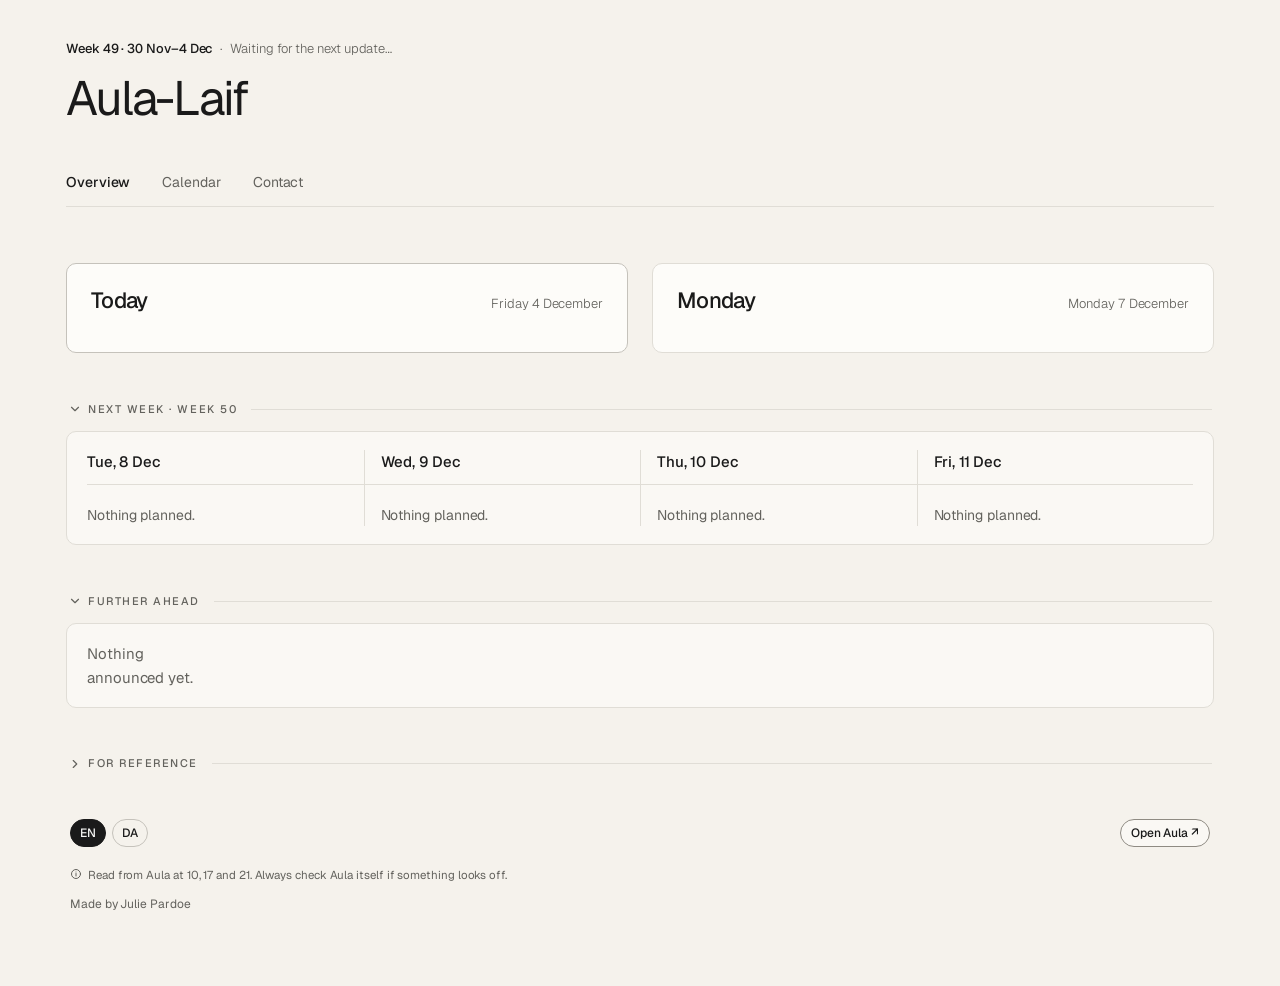
<file: template/index.html>
<!doctype html><html><head><meta charset=utf8><meta name=viewport content="width=device-width,initial-scale=1,viewport-fit=cover"><style>:root{color-scheme:light;box-sizing:border-box;padding-top:env(safe-area-inset-top,0px);padding-bottom:env(safe-area-inset-bottom,0px)}html{scroll-padding-top:env(safe-area-inset-top,0px)}body{margin:0;padding:0;font:14px -apple-system,BlinkMacSystemFont,sans-serif;background:#fff;color:#000}img{max-width:100%}[hidden]:not([hidden=until-found i]){display:none!important}</style></head><body>
<title>Aula-Laif skabelon</title>
<meta name="claude:viewport-fit-sides" content="cover">
<link rel="icon" href="data:image/svg+xml,%3Csvg xmlns=%27http://www.w3.org/2000/svg%27 viewBox=%270 0 64 64%27%3E%3Crect width=%2764%27 height=%2764%27 rx=%2714%27 fill=%27%2309090b%27/%3E%3Crect x=%2716%27 y=%2726%27 width=%2732%27 height=%2712%27 rx=%276%27 fill=%27%237ad3a0%27/%3E%3C/svg%3E">
<link rel="stylesheet" href="https://fonts.googleapis.com/css2?family=Geist:wght@400;500;600;700&family=Geist+Mono:wght@500&display=swap">
<link rel="stylesheet" href="aula-laif.css">
<script src="aula-laif.js"></script>

</body></html>
</file>
<file: template/aula-laif.css>
@import url("https://fonts.googleapis.com/css2?family=Geist:wght@300&display=swap");
/* Layout: shadcn-style stack of bordered cards on a zinc ground — Today, next school day, the week as rows, Later, Menu, an accordion. */
:root{
  --background:#f3f5f9; --seg:#e6e9ef; --card:#ffffff; --foreground:#09090b; --muted:#f4f4f5; --muted-fg:#66666e;
  --border:#e4e4e7; --input:#8a8a93; --primary:#18181b; --primary-fg:#fafafa; --ring:#18181b;
  --ok:#276b4e; --shadow:0 1px 2px rgba(9,9,11,.06), 0 1px 1px rgba(9,9,11,.03);
  --shadow-md:0 4px 12px -4px rgba(9,9,11,.10), 0 1px 3px rgba(9,9,11,.06);
  --shadow-lg:0 18px 40px -16px rgba(9,9,11,.22), 0 4px 10px -4px rgba(9,9,11,.08);
  --elev:#ffffff;
  --k0-bg:#e3f3e9; --k0-fg:#1d5b3a; --k0-bd:#b9dfc8;
  --k1-bg:#e2f0f7; --k1-fg:#154e66; --k1-bd:#b6d8e8;
  --k2-bg:#efe9fb; --k2-fg:#4a2f86; --k2-bd:#d6c8f2;
  --k3-bg:#fbeae6; --k3-fg:#7a2e1d; --k3-bd:#f0c9bf;
  --k4-bg:#f8f0d8; --k4-fg:#634806; --k4-bd:#ead9a6;
  --k5-bg:#fbe7f1; --k5-fg:#7d2552; --k5-bd:#f0c3da;
  --both-bg:#f4f4f5; --both-fg:#3f3f46; --both-bd:#d4d4d8;
  --act-bg:#fcf9f1; --act-bd:#e8dfc8;
  --r:8px; --r-sm:6px;
  --font:"Geist", ui-sans-serif, system-ui, -apple-system, "Segoe UI", sans-serif;
  --mono:"Geist Mono", ui-monospace, "SF Mono", Menlo, monospace;
}
@media (prefers-color-scheme: dark){:root:not([data-theme="light"]){
  --background:#09090b; --seg:#232327; --card:#111113; --foreground:#fafafa; --muted:#232327; --muted-fg:#a1a1aa;
  --border:#27272a; --input:#6b6b74; --primary:#fafafa; --primary-fg:#18181b; --ring:#d4d4d8;
  --ok:#6fcf9f; --shadow:none; --shadow-md:0 6px 16px -6px rgba(0,0,0,.6); --shadow-lg:0 20px 44px -16px rgba(0,0,0,.8); --elev:#1a1a1d;
  --k0-bg:#16301f; --k0-fg:#c5f0d6; --k0-bd:#2c5a3f;
  --k1-bg:#132d3b; --k1-fg:#c8e9f7; --k1-bd:#2a5468;
  --k2-bg:#251b3b; --k2-fg:#e2d6fb; --k2-bd:#47386a;
  --k3-bg:#3a1d17; --k3-fg:#f6d3ca; --k3-bd:#6b3a2f;
  --k4-bg:#2f2610; --k4-fg:#f3e2b0; --k4-bd:#5c4a1c;
  --k5-bg:#3a1a2b; --k5-fg:#f7d1e4; --k5-bd:#6b3552;
  --both-bg:#232327; --both-fg:#e4e4e7; --both-bd:#3f3f46; --act-bg:#191710; --act-bd:#3b3424; color-scheme:dark}}
:root[data-theme="light"]{color-scheme:light}
:root[data-theme="dark"]{
  --background:#09090b; --seg:#232327; --card:#111113; --foreground:#fafafa; --muted:#232327; --muted-fg:#a1a1aa;
  --border:#27272a; --input:#6b6b74; --primary:#fafafa; --primary-fg:#18181b; --ring:#d4d4d8;
  --ok:#6fcf9f; --shadow:none; --shadow-md:0 6px 16px -6px rgba(0,0,0,.6); --shadow-lg:0 20px 44px -16px rgba(0,0,0,.8); --elev:#1a1a1d;
  --k0-bg:#16301f; --k0-fg:#c5f0d6; --k0-bd:#2c5a3f;
  --k1-bg:#132d3b; --k1-fg:#c8e9f7; --k1-bd:#2a5468;
  --k2-bg:#251b3b; --k2-fg:#e2d6fb; --k2-bd:#47386a;
  --k3-bg:#3a1d17; --k3-fg:#f6d3ca; --k3-bd:#6b3a2f;
  --k4-bg:#2f2610; --k4-fg:#f3e2b0; --k4-bd:#5c4a1c;
  --k5-bg:#3a1a2b; --k5-fg:#f7d1e4; --k5-bd:#6b3552;
  --both-bg:#232327; --both-fg:#e4e4e7; --both-bd:#3f3f46; --act-bg:#191710; --act-bd:#3b3424; color-scheme:dark}
*{box-sizing:border-box}
body{background:var(--background);color:var(--foreground);font:15px/1.55 var(--font);margin:0;-webkit-font-smoothing:antialiased}
.wrap{max-width:680px;margin:0 auto;padding-block:28px 56px;
  padding-left:max(16px,env(safe-area-inset-left,0px));padding-right:max(16px,env(safe-area-inset-right,0px));
  display:grid;gap:16px}

/* header */
header{display:grid;gap:0;margin-bottom:16px}
.toprow{display:flex;justify-content:space-between;align-items:center;gap:8px 12px;flex-wrap:wrap;margin-bottom:14px}
/* sticky bar: appears when the child filter has scrolled away – date + week, and the filter (a menu on phones) */
.sbar{position:fixed;top:0;left:0;right:0;z-index:30;background:var(--background);border-bottom:1px solid var(--border);padding-top:env(safe-area-inset-top,0px);transform:translateY(-101%);visibility:hidden;transition:transform .28s cubic-bezier(.32,.72,0,1),visibility 0s .28s}
.sbar.on{transform:none;visibility:visible;transition:transform .28s cubic-bezier(.32,.72,0,1)}
.sbar-in{max-width:680px;margin:0 auto;min-height:52px;display:flex;align-items:center;justify-content:space-between;gap:12px;padding-block:8px;padding-left:max(16px,env(safe-area-inset-left,0px));padding-right:max(16px,env(safe-area-inset-right,0px))}
.sbar-d{font:500 14px/1.3 var(--font);white-space:nowrap;overflow:hidden;text-overflow:ellipsis;min-width:0;font-variant-numeric:tabular-nums}
.sbar .sbar-tabs{display:none}
@media (min-width:1024px){.sbar-tabs button{padding:6px 14px;min-height:30px;font-size:13px}}
.sbar-sel{position:relative;flex:none;display:none}
.sbar-sel select{appearance:none;-webkit-appearance:none;font:500 14px/1 var(--font);color:var(--foreground);background:var(--card);border:1px solid var(--input);border-radius:var(--r-sm);padding:8px 30px 8px 12px;min-height:36px;max-width:44vw;text-overflow:ellipsis;cursor:pointer}
.sbar-sel::after{content:"";position:absolute;right:12px;top:50%;width:6px;height:6px;border-right:1.5px solid currentColor;border-bottom:1.5px solid currentColor;transform:translateY(-70%) rotate(45deg);pointer-events:none}
.sbar-sel select:focus-visible{outline:2px solid var(--ring);outline-offset:2px}
.sbar-sel[hidden],.sbar-tabs[hidden]{display:none!important}
@media (min-width:1024px){.sbar-in{max-width:1180px}.sbar .sbar-tabs{display:inline-grid;justify-self:auto;flex:none}}
@media (prefers-reduced-motion:reduce){.sbar,.sbar.on{transition:none}}
.weekno{font:500 13px/1.4 var(--font);color:var(--foreground);font-variant-numeric:tabular-nums}
.stamp{color:var(--muted-fg);font-size:13px;line-height:1.4}
.stamp::before{content:"·";margin-right:8px;color:var(--muted-fg)}
h1{font:700 clamp(26px,6vw,32px)/1.15 var(--font);letter-spacing:-.025em;margin:0;text-wrap:balance}
/* logo: "aula–laif" with the green tag as the hyphen */
.sr{position:absolute;width:1px;height:1px;overflow:hidden;clip:rect(0 0 0 0);white-space:nowrap}
.subtitle{color:var(--muted-fg);font-size:15px;margin-top:2px}
.titles{margin-bottom:28px}

/* tabs (filter) */
.tabs{display:inline-grid;grid-auto-flow:column;grid-auto-columns:1fr;gap:2px;padding:4px;background:var(--seg);border-radius:var(--r);justify-self:start}
.tabs button{font:500 14px/1 var(--font);padding:9px 18px;min-height:36px;border-radius:var(--r-sm);border:1px solid transparent;background:transparent;color:var(--muted-fg);cursor:pointer}
.tabs button:hover{color:var(--foreground)}
.tabs button{min-width:0;overflow:hidden;text-overflow:ellipsis;white-space:nowrap}
.tabs button[aria-pressed="true"]{background:var(--card);color:var(--foreground);border-color:var(--input);box-shadow:var(--shadow)}
.tabs button:focus-visible{outline:2px solid var(--ring);outline-offset:2px}

/* card */
.card{background:var(--card);border:1px solid var(--border);border-radius:var(--r);box-shadow:var(--shadow);min-width:0}
.card-h{display:flex;justify-content:space-between;align-items:flex-start;gap:6px 12px;flex-wrap:wrap;padding:18px 20px 0}
.card-t{font:600 19px/1.3 var(--font);letter-spacing:-.01em;margin:0;display:flex;align-items:center;gap:8px}
.card-h:has(#act-close){align-items:center}
.card-d{color:var(--muted-fg);font-size:13px;margin:2px 0 0}
.card-c{padding:14px 20px 18px}
.card-h:has(.date){align-items:baseline}
.card-d.date{margin:0;text-align:right;font-variant-numeric:tabular-nums}
.card.primary{border-color:var(--primary);border-width:1.5px;background:var(--elev);box-shadow:var(--shadow-lg)}
.card.primary .card-t{font-size:21px;letter-spacing:-.02em}
.card.primary .card-h{padding:22px 24px 0}
.card.primary .card-c{padding:16px 24px 22px}
.card.raised{background:var(--elev);box-shadow:var(--shadow-md)}
.card.raised .card-t{font-size:19px}
.card.flat{box-shadow:none}
.group{font:600 12px/1 var(--font);letter-spacing:.08em;text-transform:uppercase;color:var(--muted-fg);margin:18px 2px -4px;display:flex;align-items:center;gap:10px}
.group::after{content:"";flex:1;height:1px;background:var(--border)}
.group-btn{display:inline-flex;align-items:center;gap:6px;min-height:32px;padding:0 4px 0 0;margin:-8px 0;border:0;background:none;font:inherit;letter-spacing:inherit;text-transform:inherit;color:inherit;cursor:pointer;border-radius:4px}
.group-btn:hover{color:var(--foreground)}
.group-btn:focus-visible{outline:2px solid var(--ring);outline-offset:2px}
.group-btn svg{flex:none;transition:transform .15s}
.group-btn[aria-expanded="false"] svg{transform:rotate(-90deg)}
.gc{display:none!important}

/* badges */
.badge{display:inline-flex;align-items:center;font:600 12px/1 var(--font);padding:4px 8px;border-radius:var(--r-sm);border:1px solid transparent;white-space:nowrap}
.badge.k0{background:var(--k0-bg);color:var(--k0-fg);border-color:var(--k0-bd)}
.badge.k1{background:var(--k1-bg);color:var(--k1-fg);border-color:var(--k1-bd)}
.badge.k2{background:var(--k2-bg);color:var(--k2-fg);border-color:var(--k2-bd)}
.badge.k3{background:var(--k3-bg);color:var(--k3-fg);border-color:var(--k3-bd)}
.badge.k4{background:var(--k4-bg);color:var(--k4-fg);border-color:var(--k4-bd)}
.badge.k5{background:var(--k5-bg);color:var(--k5-fg);border-color:var(--k5-bd)}
.badge.both{background:var(--both-bg);color:var(--both-fg);border-color:var(--both-bd)}
.badge.solid{background:var(--primary);color:var(--primary-fg)}
.badge.outline{border-color:var(--border);color:var(--foreground)}
.tags{display:inline-flex;gap:4px;flex-wrap:wrap}

/* kid blocks (today / next day) */
.kid{display:grid;gap:12px;padding-block:20px;border-top:1px solid var(--border)}
.kid:first-child{border-top:0;padding-top:0}
.kid:last-child{padding-bottom:0}
.kid ul{margin:0;padding:0;list-style:none;display:grid;gap:6px}
.kid ul li{position:relative;padding-left:18px}
.kid ul li::before{content:"";position:absolute;left:4px;top:.68em;width:4px;height:4px;background:var(--muted-fg);border-radius:1px}
.presence{margin-top:2px;display:flex;flex-wrap:wrap;align-items:center;gap:6px 14px;font-size:13px;color:var(--muted-fg)}
.presence .step{display:inline-flex;align-items:center;gap:6px}
.presence .step svg{flex:none}
.presence .step.plan,.kid .meta .step.plan{display:inline-flex;align-items:center;gap:6px}
.presence .t{font:500 13px var(--mono);color:var(--foreground);font-variant-numeric:tabular-nums}
.presence .step.done svg{color:var(--ok)}
.presence .step.wait .t{color:var(--muted-fg)}
.kid .meta{color:var(--muted-fg);font-size:13px;display:flex;flex-wrap:wrap;gap:2px 12px}
.disclaimer{display:flex;align-items:center;gap:8px;margin:0 0 4px;font-size:12px;line-height:1.4;color:var(--muted-fg);padding:8px 12px;border:1px dashed var(--input);border-radius:var(--r-sm)}
.disclaimer svg{flex:none}
/* sections menu (Overview / Messages) – messages are only there for those allowed to read them */
.viewnav{display:flex;gap:32px;border-bottom:1px solid var(--border);margin:0 0 24px}
.viewnav a{padding:10px 0 11px;margin-bottom:-1px;font-size:14px;font-weight:500;color:var(--muted-fg);text-decoration:none;border-bottom:2px solid transparent}
.viewnav a:hover{color:var(--foreground)}
.viewnav a[aria-current="page"]{color:var(--foreground);border-bottom-color:var(--foreground)}
.viewnav a:focus-visible{outline:2px solid var(--ring);outline-offset:2px;border-radius:2px}
body.view-msgs .wrap > :not(header):not(footer):not(.g-disc):not(#msg-sec),
body.view-cal .wrap > :not(header):not(footer):not(.g-disc):not(#cal-sec),
body.view-contacts .wrap > :not(header):not(footer):not(.g-disc):not(#contacts-sec){display:none!important}

.viewnav{overflow-x:auto;scrollbar-width:none}
.viewnav::-webkit-scrollbar{display:none}
.viewnav a{white-space:nowrap;flex:none}
.titles-row{display:flex;align-items:flex-start;justify-content:space-between;gap:12px}
/* settings gear sits in the top-right corner; week + "updated" wrap on its left */
.toprow{flex-wrap:nowrap;align-items:flex-start}
.toprow-l{display:flex;align-items:baseline;justify-content:flex-start;gap:2px 8px;flex-wrap:wrap;flex:1;min-width:0}
.corner-gear{margin:-4px -6px 0 0;flex:none;align-self:flex-start;color:var(--muted-fg);text-decoration:none}
.corner-gear:hover{color:var(--foreground);background:var(--muted)}
.corner-gear[aria-expanded="true"]{color:var(--foreground);background:var(--muted)}
/* settings: its own layer – a bottom sheet on phones, a side panel from 1024px */
dialog.sheet{border:0;margin:0;padding:8px 20px calc(28px + env(safe-area-inset-bottom,0px));max-width:none;background:var(--card);color:var(--foreground);box-shadow:var(--shadow-lg);
  position:fixed;inset:auto 0 0 0;width:100%;height:100vh;height:100dvh;max-height:none;overflow:auto;overscroll-behavior:contain;border-radius:0;padding-top:calc(14px + env(safe-area-inset-top,0px));animation:sheet-in .45s cubic-bezier(.32,.72,0,1)}
dialog.sheet::backdrop{background:rgba(9,9,11,.45);animation:fade-in .35s ease-out}
dialog.sheet.closing{animation:sheet-out .28s cubic-bezier(.4,0,1,1) forwards}
dialog.sheet.closing::backdrop{animation:fade-out .28s ease-in forwards}
dialog.sheet.dragging{animation:none;transition:none}
dialog.sheet.settle{transition:transform .3s cubic-bezier(.32,.72,0,1)}
html:has(dialog.sheet[open]){overflow:hidden}
.sheet-grab{display:none}
.sheet-h{display:flex;align-items:center;justify-content:space-between;gap:12px}
.sheet-h .icon-btn{margin:0 -8px 0 0}
.sheet-h .icon-btn:hover{background:var(--muted)}
.sheet-sub{margin:4px 0 20px}
.seg{display:inline-flex;flex-wrap:wrap;gap:2px;padding:2px;background:var(--seg);border-radius:var(--r-sm)}
.seg button{font:500 13px/1 var(--font);padding:7px 10px;min-height:30px;border:1px solid transparent;border-radius:4px;background:transparent;color:var(--muted-fg);cursor:pointer}
.seg button[aria-checked="true"]{background:var(--card);color:var(--foreground);border-color:var(--input)}
.seg button:focus-visible,.switch input:focus-visible + span,.inp:focus-visible{outline:2px solid var(--ring);outline-offset:2px}
.set-confirm{margin:6px 0 0 -4px;display:flex}
.scard{border:1px solid var(--border);border-radius:var(--r);padding:14px 14px 12px;margin:0 0 12px}
.scard-k{margin:0 0 12px;font:600 11px/1.2 var(--font);letter-spacing:.08em;text-transform:uppercase;color:var(--muted-fg)}
.scard-name{display:flex;align-items:center;justify-content:space-between;gap:10px;flex-wrap:wrap;margin-bottom:6px}
.scard-name .badge{font-size:14px;padding:6px 10px}
.scard-who{display:flex;align-items:center;gap:8px;flex-wrap:wrap;min-width:0}
.scard-inst{font-size:13px;color:var(--muted-fg)}
.swatches{display:flex;gap:6px}
.swatches button{width:22px;height:22px;border-radius:50%;border:1px solid var(--input);cursor:pointer;padding:0}
.swatches button[aria-checked="true"]{outline:2px solid var(--foreground);outline-offset:2px}
.swatches button:focus-visible{outline:2px solid var(--ring);outline-offset:2px}
.sline{border-top:1px solid var(--border);padding:8px 0}
.sline.sline-name{border-top:0;padding:0 0 12px}
.sline-name .sline-l .badge{font-size:14px;padding:6px 10px}
.sline-name .sline-v{font-size:13px}
.sline-field{display:grid;gap:6px;font-size:12px;color:var(--muted-fg);width:100%}
.inp.sel,.inp.inp-r{width:auto;max-width:12rem;font-size:14px}
.inp.inp-r{padding:6px 8px}
.sline-top{display:flex;align-items:center;gap:10px;min-height:36px}
.sline-l{font-size:14px;font-weight:500}
.sline-l{flex:none;white-space:nowrap}
.sline-v{flex:1 1 auto;min-width:0;margin-left:auto;font-size:14px;color:var(--muted-fg);text-align:right;white-space:nowrap;overflow:hidden;text-overflow:ellipsis}
.sline.is-edit .sline-v{display:inline-flex;justify-content:flex-end;align-items:center;gap:6px;overflow:visible}
.sline-btn{flex:none;font-size:13px;color:var(--foreground);text-decoration:underline;text-underline-offset:3px}
.sline-ed{display:grid;gap:10px;justify-items:start;padding:4px 0 6px}
.sline-help{margin:0;font-size:12.5px;line-height:1.45;color:var(--muted-fg)}
.sline-ed .ign,.sline-ed .ign-add{width:100%}
.scard .srow-ro{margin:6px 0 0}
select.inp{appearance:none;-webkit-appearance:none;height:32px;padding:0 30px 0 10px;line-height:30px;cursor:pointer;background:var(--card) url("data:image/svg+xml,%3Csvg xmlns='http://www.w3.org/2000/svg' width='14' height='14' viewBox='0 0 24 24' fill='none' stroke='%2371717a' stroke-width='2' stroke-linecap='round' stroke-linejoin='round'%3E%3Cpath d='m6 9 6 6 6-6'/%3E%3C/svg%3E") no-repeat right 9px center}
@media (hover:hover){select.inp:hover{border-color:var(--foreground)}}
.srow + .srow{border-top:1px solid var(--border)}
.srow > summary{list-style:none;display:flex;align-items:center;gap:10px;min-height:48px;padding:8px 12px;cursor:pointer}
.srow > summary::-webkit-details-marker{display:none}
.srow > summary:hover{background:var(--muted)}
.srow > summary:focus-visible{outline:2px solid var(--ring);outline-offset:-2px}
.srow-l{font-size:14px;font-weight:500;flex:none}
.srow-v{margin-left:auto;font-size:13px;color:var(--muted-fg);text-align:right;min-width:0;overflow:hidden;text-overflow:ellipsis;white-space:nowrap}
.srow .chev{flex:none;color:var(--muted-fg);transition:transform .15s}
.srow[open] .chev{transform:rotate(90deg)}
.srow-b{padding:4px 12px 14px;display:grid;gap:10px;justify-items:start}
.srow-lab{margin:0;font-size:12px;color:var(--muted-fg)}
.srow-sw{display:flex;align-items:center;justify-content:space-between;gap:12px;width:100%;font-size:14px;cursor:pointer}
.srow-ro{margin:0;font-size:12px;color:var(--muted-fg)}
.srow-b .ign,.srow-b .ign-add{width:100%}
.switch{position:relative;display:inline-flex;align-items:center;cursor:pointer}
.switch input{position:absolute;opacity:0;width:1px;height:1px}
.switch input + span{width:38px;height:22px;border-radius:11px;background:var(--input);position:relative;transition:background .15s}
.switch input + span::after{content:"";position:absolute;top:3px;left:3px;width:16px;height:16px;border-radius:50%;background:#fff;transition:transform .15s}
.switch input:checked + span{background:var(--primary)}
.switch input:checked + span::after{transform:translateX(16px);background:var(--primary-fg)}
.inp{font:14px/1.4 var(--font);width:100%;max-width:18rem;padding:7px 10px;border:1px solid var(--input);border-radius:var(--r-sm);background:var(--card);color:var(--foreground)}
.ign{list-style:none;margin:0 0 8px;padding:0;display:grid;gap:4px}
.ign li{display:flex;align-items:center;justify-content:space-between;gap:8px;padding:6px 4px 6px 10px;background:var(--muted);border-radius:var(--r-sm);font-size:13px}
.ign .icon-btn{margin:0;width:28px;height:28px}
.ign-add{display:flex;gap:8px;align-items:center}
.ign-add .inp{flex:1;min-width:0}
.ro{color:var(--muted-fg)}
.set-back{all:unset;box-sizing:border-box;display:inline-flex;align-items:center;gap:2px;margin:0 0 0 -6px;padding:4px 6px 4px 2px;border-radius:var(--r-sm);font:500 14px/1 var(--font);color:var(--muted-fg);cursor:pointer}
.set-back[hidden]{display:none}
@media (hover:hover){.set-back:hover{color:var(--foreground);background:var(--muted)}}
.sheet-top{display:flex;align-items:center;min-height:36px;margin:0 0 6px}
.sheet-top #set-close{margin:0 -8px 0 auto}
@media (hover:hover){.sheet-top #set-close:hover{background:var(--muted)}}
.sheet-title{margin:0}
/* settings masthead: one sticky bar – back (on sub-pages), title, close – with a hairline under it */
dialog#set-dlg.sheet{padding-top:0}
.sheet-top{position:sticky;top:0;z-index:3;display:flex;align-items:center;gap:6px;min-height:56px;margin:0 -20px 20px;padding:calc(8px + env(safe-area-inset-top,0px)) 20px 8px;background:var(--card);border-bottom:1px solid var(--border)}
.sheet-top .sheet-title{flex:1 1 auto;min-width:0;margin:0;font:600 17px/1.3 var(--font);letter-spacing:-.01em;white-space:nowrap;overflow:hidden;text-overflow:ellipsis}
.sheet-top .set-back{margin:0 0 0 -8px;width:36px;height:36px;padding:0;color:var(--foreground)}
.sheet-top .set-back[hidden]{display:none}
.sheet-top #set-close{margin:0 -8px 0 0;width:36px;height:36px}
@media (hover:hover){.sheet-top .set-back:hover{background:var(--muted)}}
.sheet-sub{margin:0 0 20px}
#set-dlg.on-page #set-body{margin-top:0}
#set-dlg.on-page .set-sec-sub{margin:0 0 16px}
@media (min-width:1024px){dialog#set-dlg.sheet{padding-top:0}.sheet-top{margin:0 -28px 24px;padding:10px 28px;min-height:64px}.sheet-top .sheet-title{font-size:18px}}
.sline-ib{flex:none;margin:0 -6px 0 0;color:var(--muted-fg)}
@media (hover:hover){.sline-ib:hover{color:var(--foreground);background:var(--muted)}}
.sline-ib.on{color:var(--primary-fg);background:var(--primary)}
.sline-ib.on:hover,.sline-ib.on:focus-visible{color:var(--primary-fg);background:var(--primary);opacity:.85}
#set-dlg.on-page #set-body{margin-top:20px}
#set-dlg.on-page .set-sec-sub{margin:-8px 0 16px}
.set-back:focus-visible{outline:2px solid var(--ring);outline-offset:2px}
.smenu{padding:2px 6px 2px 14px}
.smenu-row{all:unset;box-sizing:border-box;display:flex;align-items:center;gap:10px;width:100%;min-height:54px;border-top:1px solid var(--border);cursor:pointer}
.smenu-row:first-child{border-top:0}
.smenu-row:focus-visible{outline:2px solid var(--ring);outline-offset:2px;border-radius:4px}
.smenu-l{flex:none;font-size:15px;font-weight:500}
.smenu-v{flex:1 1 auto;min-width:0;display:flex;justify-content:flex-end;align-items:center;gap:6px;font-size:14px;color:var(--muted-fg);white-space:nowrap;overflow:hidden;text-overflow:ellipsis}
.smenu-row svg{flex:none;color:var(--muted-fg);transition:transform .15s}
@media (hover:hover){.smenu-row:hover svg{transform:translateX(2px);color:var(--foreground)}}
.set-page-in{animation:page-in .3s cubic-bezier(.32,.72,0,1)}
.set-page-back{animation:page-back .3s cubic-bezier(.32,.72,0,1)}
@keyframes page-in{from{transform:translateX(28px);opacity:0}}
@keyframes page-back{from{transform:translateX(-28px);opacity:0}}
@media (prefers-reduced-motion:reduce){.set-page-in,.set-page-back{animation:none}}
.set-sec{margin:0 0 28px}
.set-sec-h{margin:0 0 4px;font:600 15px/1.3 var(--font)}
.set-sec-sub{margin:0 0 12px;font-size:12.5px;line-height:1.45;color:var(--muted-fg)}
.set-sec > .scard:last-child{margin-bottom:0}
.scard > .sline:first-child{border-top:0;padding-top:0}
.sline-v .badge{font-size:11px;padding:3px 6px}
.sline-ed .inp.wide{width:100%}
.cal-card.no-wk .cal-wds,.cal-card.no-wk .cal-grid{grid-template-columns:repeat(7,minmax(0,1fr))}
.cal-card.no-wk .cwk,.cal-card.no-wk .cal-wds > span:first-child{display:none}
.cal-card.no-wk .cday.c1{border-left:1px solid var(--border)}
.ro-note{font-size:12px;line-height:1.5;color:var(--muted-fg);margin:16px 2px 0}
.sheet-foot{position:sticky;bottom:-28px;display:flex;align-items:center;justify-content:flex-end;gap:10px;flex-wrap:wrap;margin:20px -20px -28px;padding:12px 20px calc(12px + env(safe-area-inset-bottom,0px));background:var(--card);border-top:1px solid var(--border)}
.sheet-foot[hidden]{display:none}
.save-msg{font-size:13px;color:var(--muted-fg);margin-right:auto}
.btn.primary{background:var(--primary);color:var(--primary-fg);border-color:var(--primary);padding:8px 14px;font-size:13px}
.btn.primary:hover{opacity:.9;background:var(--primary)}
@media (min-width:1024px){.sheet-foot{margin:20px -28px -32px;padding:14px 28px;bottom:-32px}}
@keyframes sheet-in{from{transform:translateY(100%)}to{transform:none}}
@keyframes sheet-out{from{transform:var(--drag,none)}to{transform:translateY(100%)}}
@keyframes panel-in{from{transform:translateX(100%)}to{transform:none}}
@keyframes panel-out{to{transform:translateX(100%)}}
@keyframes fade-in{from{opacity:0}}
@keyframes fade-out{to{opacity:0}}
@media (min-width:1024px){
  dialog.sheet{inset:0 0 0 auto;width:440px;height:100vh;max-height:100vh;border-radius:0;border-left:1px solid var(--border);padding:28px 28px 32px;animation:panel-in .45s cubic-bezier(.32,.72,0,1)}
  dialog.sheet.closing{animation:panel-out .28s cubic-bezier(.4,0,1,1) forwards}
  .sheet-grab{display:none}
}
@media (prefers-reduced-motion:reduce){dialog.sheet,dialog.sheet.closing,dialog.sheet::backdrop,dialog.sheet.closing::backdrop{animation:none}}
.corner-gear[hidden]{display:none}
@media (max-width:520px){.viewnav{gap:22px}}
.set-kids{list-style:none;margin:0;padding:0}
.set-kids li{display:grid;gap:6px;padding:14px 0;border-top:1px solid var(--border)}
.set-kids li:first-child{border-top:0;padding-top:0}
.set-row{display:grid;grid-template-columns:8rem minmax(0,1fr);gap:10px 16px;font-size:14px;align-items:center}
/* in the settings sheet/panel: label above each control, so the type buttons stay on one line */
.sheet .set-row{grid-template-columns:1fr;gap:4px}
.sheet .set-row dd{margin-bottom:12px}
.sheet .set-row dd:last-child{margin-bottom:0}
.sheet .seg{flex-wrap:nowrap}
.set-row dt{color:var(--muted-fg);font-size:13px}
.set-row dd{margin:0;min-width:0}
.set-h{font:600 12px/1.3 var(--font);letter-spacing:.06em;text-transform:uppercase;color:var(--muted-fg);margin:22px 2px 8px}
.set-h:first-child{margin-top:0}
.badge.warn{background:var(--act-bg);border-color:var(--act-bd);color:var(--foreground)}
.msgs .msg-sum{color:var(--foreground);font-size:14px}
/* messages: one column at every width – week header, then mail-like rows */
.list.msgs li{display:block}
.g-contact{display:grid;gap:12px;min-width:0}
/* ---------- calendar ---------- */
.cal-card .card-h{align-items:center;row-gap:16px}
.cal-card #cal-body{padding-top:24px}
.cal-t{font-size:22px;letter-spacing:-.01em}
.cal-t .cal-y{font-weight:400;color:var(--muted-fg)}
.cal-ctl{display:flex;align-items:center;gap:12px;flex-wrap:wrap}
.cal-card .seg{display:inline-flex;padding:3px;gap:2px;border-radius:var(--r-sm);background:var(--muted)}
.cal-card .seg button{font:500 13px/1 var(--font);padding:7px 14px;min-height:0;border:0;border-radius:6px;background:transparent;color:var(--muted-fg);cursor:pointer}
.cal-card .seg button:hover{color:var(--foreground)}
.cal-card .seg button[aria-pressed="true"]{background:var(--card);color:var(--foreground);box-shadow:0 1px 2px rgba(0,0,0,.1)}
.cal-card .seg button:focus-visible{outline:2px solid var(--ring);outline-offset:1px}
.cal-nav{display:flex;align-items:center;gap:4px}
.cal-nav .icon-btn{margin:0}
.cal-wds{display:grid;grid-template-columns:1.5rem repeat(7,minmax(0,1fr))}
.cal-wd{font:500 12px/1 var(--font);color:var(--muted-fg);text-align:right;padding:0 10px 8px}
.cal-grid{display:grid;grid-template-columns:1.5rem repeat(7,minmax(0,1fr))}
.cwk{padding:15px 6px 0 0;text-align:right;font:500 11px/1 var(--font);color:var(--muted-fg);font-variant-numeric:tabular-nums}
.cday.c1{border-left:1px solid var(--border)}
.cday.r1{border-top:1px solid var(--border)}
.cday{all:unset;box-sizing:border-box;display:flex;flex-direction:column;gap:4px;min-width:0;min-height:116px;padding:6px 6px 8px;border-right:1px solid var(--border);border-bottom:1px solid var(--border);cursor:pointer}
.cday:hover{background:var(--muted)}
.cday:focus-visible{outline:2px solid var(--ring);outline-offset:-2px}
.cday.wkend{background:color-mix(in srgb,var(--muted) 55%,transparent)}
.cday.closed{background:var(--muted)}
.cnum{align-self:flex-end;display:grid;place-items:center;min-width:26px;height:26px;padding:0 5px;border-radius:13px;font:500 13px/1 var(--font);font-variant-numeric:tabular-nums}
.cday.out .cnum{color:var(--muted-fg)}
.cday.today .cnum{background:var(--primary);color:var(--primary-fg)}
.cday.sel{box-shadow:inset 0 0 0 2px var(--ring)}
.cevs{display:grid;gap:3px;min-width:0}
.cev{display:flex;align-items:center;gap:6px;min-width:0;font-size:12px;line-height:1.35}
.cev::before{content:"";flex:none;width:3px;height:12px;border-radius:2px;background:var(--bar,var(--muted-fg))}
.cev-t{flex:1 1 auto;min-width:0;overflow:hidden;text-overflow:ellipsis;white-space:nowrap}
.cev-time{flex:none;color:var(--muted-fg);font-variant-numeric:tabular-nums}
.cev.hol{color:var(--muted-fg)}
.cev.hol::before{display:none}
.cmore{font-size:12px;color:var(--muted-fg)}
.cdots{display:none}
.cal-day{margin-top:32px}
.cal-dhr{display:flex;align-items:baseline;justify-content:space-between;gap:12px;margin:0 0 14px}
.cal-dh{margin:0;font:600 15px/1.3 var(--font)}
.cal-day .list .when,.cal-day .list .when-in{font-family:var(--font)}
.cal-day .list li.none{display:block}
.cal-year{display:grid;grid-template-columns:repeat(auto-fill,minmax(14rem,1fr));gap:28px 36px}
.ymon{all:unset;box-sizing:border-box;display:grid;gap:10px;align-content:start;margin:-8px;padding:8px;border-radius:var(--r-sm);cursor:pointer}
.ymon:hover{background:var(--muted)}
.ymon:focus-visible{outline:2px solid var(--ring)}
.ymon-n{font:600 15px/1.2 var(--font)}
.ymon.cur .ymon-n{text-decoration:underline;text-underline-offset:4px;text-decoration-thickness:2px}
.ygrid{display:grid;grid-template-columns:repeat(7,minmax(0,1fr));gap:2px 0;text-align:center;font:500 11px/1 var(--font);font-variant-numeric:tabular-nums}
.ywd{color:var(--muted-fg);font-size:10px;padding-bottom:4px}
.yd{position:relative;display:grid;place-items:center;width:22px;height:22px;margin:auto;border-radius:11px}
.yd.wk{color:var(--muted-fg)}
.yd.today{background:var(--primary);color:var(--primary-fg)}
.yd.has::after{content:"";position:absolute;bottom:0;left:50%;width:3px;height:3px;margin-left:-1.5px;border-radius:50%;background:currentColor}
@media (max-width:640px){
  .cal-t{font-size:20px}
  .cal-ctl{flex-basis:100%;justify-content:space-between}
  .cal-wd{text-align:center;padding:0 0 8px}
  .cal-wds,.cal-grid{grid-template-columns:1.25rem repeat(7,minmax(0,1fr))}
  .cwk{padding:15px 4px 0 0;font-size:10px}
  .cday.c1,.cday.r1{border:0}
  .cday{min-height:50px;align-items:center;gap:3px;padding:4px 0;border:0;border-radius:var(--r-sm)}
  .cday.wkend,.cday:hover{background:transparent}
  .cday.closed{background:var(--muted)}
  .cday.sel{box-shadow:none}
  .cday.sel:not(.today) .cnum{box-shadow:inset 0 0 0 1.5px var(--foreground)}
  .cnum{align-self:center;width:30px;height:30px;padding:0;border-radius:15px;font-size:14px}
  .cevs{display:none}
  .cdots{display:flex;gap:3px;justify-content:center;height:5px}
  .cdots i{width:5px;height:5px;border-radius:50%;background:var(--bar,var(--muted-fg))}
  .cal-year{grid-template-columns:repeat(2,minmax(0,1fr));gap:22px 18px}
  .ymon{margin:-6px;padding:6px}
  .yd{width:18px;height:18px;border-radius:9px;font-size:10px}
}
.con-list{display:grid;gap:16px}
.con-t{display:flex;align-items:center;flex-wrap:wrap;gap:6px 10px}
.con-top{flex-basis:100%;display:flex;align-items:center;justify-content:space-between;gap:12px}
.con-top:has(.con-tags:empty):not(:has(.con-map)){display:none}
.con-tags{font-size:0}
.con-card .card-c{padding-top:20px;display:grid;gap:20px}
.con-rows{margin:0;display:grid;gap:10px}
.con-row{display:grid;grid-template-columns:8rem minmax(0,1fr);gap:2px 16px;font-size:14px}
.con-row dt{color:var(--muted-fg);font-size:13px}
.con-row dd{margin:0;min-width:0;overflow-wrap:anywhere}
.con-sel{user-select:all;font-variant-numeric:tabular-nums}
.btn.con-map{flex:none;white-space:nowrap}
.btn.con-map svg{color:var(--muted-fg)}
.btn.con-map:hover{background:var(--muted)}
.con-t{flex-basis:100%;min-width:0}
@media (max-width:520px){.btn.con-map{width:32px;height:32px;padding:0;justify-content:center;margin:-4px -4px -4px 0}.btn.con-map span{position:absolute;width:1px;height:1px;overflow:hidden;clip:rect(0 0 0 0)}}
.con-k{margin:0 0 12px;font:600 11px/1 var(--font);letter-spacing:.08em;text-transform:uppercase;color:var(--muted-fg)}
.con-staff{padding-top:20px;border-top:1px solid var(--border)}
.con-staff .con-k ~ .con-k{margin-top:32px}
.con-staff:first-child{border-top:0;padding-top:0}
@media (min-width:1024px){.con-list{grid-template-columns:repeat(auto-fit,minmax(28rem,1fr));align-items:start}}
.con-src{margin:0}
@media (max-width:520px){.con-row{grid-template-columns:1fr;gap:2px}}
.con-ppl{grid-template-columns:minmax(8rem,max-content) minmax(0,1fr);column-gap:16px}
.con-ppl .con-row{display:contents}
.con-ppl dt{white-space:nowrap}
.msg-weeks{display:grid;gap:16px}
.g-msgs{display:grid;gap:12px;min-width:0}
.msg-card .card-c{padding-top:24px}
/* messages: each week has a section header that folds, like the overview's sections */
.msg-weeks .group.msg-grp{margin:10px 2px -4px}
.msg-weeks .group.msg-grp:first-child{margin-top:0}
.msg-weeks .msg-card[hidden]{display:none}
.msgs .msg{padding-block:16px}
.msgs .msg:first-child{padding-top:0}
.msgs .msg:last-child{padding-bottom:0}
.msgs .msg-top{display:flex;align-items:center;gap:8px;min-height:22px;margin-bottom:8px}
.msgs .msg-date{margin-left:auto;font-size:12px;color:var(--muted-fg);font-variant-numeric:tabular-nums;white-space:nowrap}
.msgs .msg-top:not(:has(.badge)){min-height:0;margin-bottom:4px}
.msgs .msg-top:not(:has(.badge)) .msg-date{margin-left:0}
.msgs .msg .title{margin:0;line-height:1.35}
.msgs .msg-sum{margin:4px 0 0;line-height:1.5;max-width:68ch}
.msgs .msg-full{margin:8px 0 0}
.msgs .msg-full > summary{list-style:none;display:inline-flex;align-items:center;gap:6px;min-height:28px;font-size:13px;font-weight:500;color:var(--muted-fg);cursor:pointer;border-radius:4px}
.msgs .msg-full > summary::-webkit-details-marker{display:none}
.msgs .msg-full > summary:hover{color:var(--foreground)}
.msgs .msg-full > summary:focus-visible{outline:2px solid var(--ring);outline-offset:2px}
.msgs .msg-full > summary svg{flex:none;transition:transform .15s}
.msgs .msg-full[open] > summary svg{transform:rotate(90deg)}
.msgs .msg-body{margin-top:6px;padding:12px 14px;background:var(--muted);border-radius:var(--r-sm);font-size:14px;line-height:1.55;max-width:68ch;overflow-wrap:anywhere}
.msgs .msg-body p{margin:0 0 .75em}
.msgs .msg-body p:last-child{margin:0}
@media (prefers-reduced-motion:reduce){.msgs .msg-full > summary svg{transition:none}}
.msgs .msg-foot{margin:10px 0 0}
.msgs .msg-foot{display:flex;align-items:center;gap:6px 12px;flex-wrap:wrap}
.msgs .msg-foot a{font-size:12px;color:var(--foreground)}
.kid-h{display:flex;align-items:center;gap:6px 10px;flex-wrap:wrap}
.kid-type{font-size:12px;color:var(--muted-fg)}
.kid-sub{flex-basis:100%;margin:-4px 0 0;font-size:13px;line-height:1.4;color:var(--muted-fg)}
.kid .meta .hw{color:var(--foreground)}
.kid .meta b{color:var(--foreground);font-weight:600}
.act{color:var(--ok);font-weight:600}
.calm{margin:0;color:var(--muted-fg)}

/* week on phones/tablets: foldable days with a summary line per child; desktop shows the five columns */
#w-days{display:none}
.wday{border-top:1px solid var(--border)}
.wday:first-child{border-top:0}
.wday > summary{list-style:none;cursor:pointer;display:grid;gap:8px;padding:16px 0}
.wday:first-child > summary{padding-top:0}
.wday > summary::-webkit-details-marker{display:none}
.wday > summary:focus-visible{outline:2px solid var(--ring);outline-offset:2px;border-radius:4px}
.wsum-day{display:flex;align-items:center;gap:8px;flex-wrap:wrap}
.wsum-day svg{flex:none;color:var(--muted-fg);transition:transform .15s}
.wday[open] .wsum-day svg{transform:rotate(90deg)}
.wsum-day .dname{font-size:16px}
.wday.past .dname{color:var(--muted-fg)}
.wsum-items{list-style:none;margin:0;padding:0 0 0 22px;display:grid;gap:6px}
.wsum-items li{display:flex;align-items:baseline;gap:8px;font-size:14px;line-height:1.4;min-width:0}
.wsum-items li .tags{flex:none}
.wsum-none{color:var(--muted-fg)}
.wday[open] .wsum-items{display:none}
.wday-body{padding:4px 0 18px 22px}
@media (min-width:1024px){ #w-days{display:grid} .wacc{display:none} }
@media (prefers-reduced-motion:reduce){.wsum-day svg{transition:none}}
/* week rows */
.rows{display:grid}
.row{display:grid;grid-template-columns:7.5rem minmax(0,1fr);gap:8px 16px;padding-block:22px;border-top:1px solid var(--border)}
.row:first-child{border-top:0;padding-top:0}
.row:last-child{padding-bottom:0}
.rlabel{display:grid;gap:4px;align-content:start;justify-items:start}
.dname{font-weight:700;font-size:17px;letter-spacing:-.01em}
.row.past .dname{color:var(--muted-fg)}
.row.past .dname::after{content:" · " attr(data-done);font-weight:400;font-size:13px}
.hours{color:var(--muted-fg);font-size:12px}
.rbody{display:grid;gap:18px;min-width:0}
.events{list-style:none;margin:0;padding:0;display:grid;gap:18px}
.events li{display:grid;gap:6px;min-width:0}
.events li.split{border-top:1px solid var(--border);padding-top:18px}
.events li p{margin:0}
.events .title{font-weight:600}
.events .detail{color:var(--foreground);font-size:14px}
.events small,.src{color:var(--muted-fg);font-size:12px}
.quiet{color:var(--muted-fg);margin:0;font-size:14px}
.pick{display:grid;gap:6px;font-size:13px;color:var(--muted-fg)}
.pick-l{display:flex;align-items:center;gap:6px;font-size:12px;font-weight:500;color:var(--muted-fg)}
.prow{display:grid;grid-template-columns:4.9rem minmax(0,1fr);gap:4px 10px;align-items:center}
.prow .pinfo{display:flex;flex-wrap:wrap;gap:4px 10px;align-items:center;min-width:0}
.prow .plan{font-variant-numeric:tabular-nums;color:var(--foreground)}
.shared-pick{display:flex;align-items:center;gap:6px 8px;flex-wrap:wrap;font-size:13px;color:var(--muted-fg);margin-top:18px;padding-top:16px;border-top:1px solid var(--border)}
.shared-pick svg{flex:none}
.kid:has(+ .shared-pick){padding-bottom:0}
.prow .pinfo b,.kid .meta b,.presence b,.shared-pick b{color:var(--foreground);font-weight:600}
.prow .who{font-weight:600;color:var(--foreground)}
.prow .actual{color:var(--ok);font-variant-numeric:tabular-nums}

/* accordion-ish details */
details.acc summary{display:flex;align-items:center;gap:6px;cursor:pointer;list-style:none;min-height:28px;color:var(--muted-fg);font-size:13px;border-radius:4px}
details.acc summary::-webkit-details-marker{display:none}
details.acc summary svg{flex:none;transition:transform .15s}
details.acc[open] summary svg{transform:rotate(90deg)}
details.acc summary:hover{color:var(--foreground)}
details.acc summary:focus-visible,details.card summary:focus-visible{outline:2px solid var(--ring);outline-offset:2px}
details.acc .acc-c{font-size:13px;line-height:1.45;padding:4px 0 0 20px;display:grid;gap:3px}
details.acc .acc-c b{font-weight:500;color:var(--muted-fg)}

/* list (later, menu, fyi) */
.list{list-style:none;margin:0;padding:0}
.list li{display:grid;grid-template-columns:7.5rem minmax(0,1fr);gap:2px 16px;padding-block:12px;border-top:1px solid var(--border)}
.list li:first-child{border-top:0;padding-top:0}
.list li:last-child{padding-bottom:0}
.list .when{font:500 13px/1.6 var(--mono);color:var(--muted-fg);font-variant-numeric:tabular-nums}
.list li > div{display:grid;gap:4px;min-width:0}
.list p{margin:0}
.list .title{font-weight:600}
.m-card .card-c,.g-week .card-c,.g-later .card-c{padding-top:24px}
/* one lunch-menu card; with menus from several kitchens a switch under the title picks the institution */
.g-menu{display:grid;min-width:0}
.m-card .card-h{align-items:baseline}
.m-card .card-d.date{margin-left:auto}
.m-sub{flex-basis:100%;min-width:0}
.m-sub .m-place{margin-top:6px}
#m-h{flex-wrap:wrap;gap:6px 10px}
#m-h .tags{font-size:0}
.m-place{display:inline-flex;flex-wrap:wrap;gap:2px;padding:3px;margin:12px 0 0;background:var(--muted);border-radius:var(--r-sm);max-width:100%}
.m-place button{font:500 13px/1.2 var(--font);padding:8px 10px;min-height:34px;border:1px solid transparent;border-radius:4px;background:transparent;color:var(--muted-fg);cursor:pointer;white-space:nowrap}
.m-place button:hover{color:var(--foreground)}
.m-place button[aria-pressed="true"]{background:var(--card);color:var(--foreground);border-color:var(--input)}
.m-place button:focus-visible{outline:2px solid var(--ring);outline-offset:2px}
/* Further ahead: date + child on one line, then title, then the detail a step quieter, then the source */
.g-later .list li{padding-block:18px}
.g-later .list li:first-child{padding-top:0}
.g-later .list li:last-child{padding-bottom:0}
.g-later .list li > div{gap:0}
.g-later .evhead{margin-bottom:8px}
/* list items: on phones the date/deadline sits on one meta line with the tags (".when-in"); from 521px it is the left column */
.when-in{display:none;font:500 12px/1 var(--mono);color:var(--muted-fg);font-variant-numeric:tabular-nums;margin-right:2px}
.g-later .list .title{font-size:15px;line-height:1.35}
.g-later .list .det{margin-top:4px;font-size:14px;line-height:1.45;color:var(--muted-fg)}
.g-later .list .src{margin-top:8px;font-size:12px}
@media (max-width:520px){
  .list.meta1 li > .when{display:none}
  .list.meta1 .when-in{display:inline-flex}
}
/* Good to know is narrow on desktop too: always one meta line */
#f-items li{grid-template-columns:1fr;gap:4px}
#f-items .when-in{display:inline-flex}
/* one child chosen: pick-up rows lose their tag column; empty tag lines collapse */
.one-kid .prow{grid-template-columns:1fr}
.one-kid .evhead:empty{display:none}
/* a meta line holding only the calendar icon: the icon moves up beside the title, the line goes */
.one-kid .list li > div,.one-kid .events li{position:relative}
.one-kid .evhead:not(:has(> :not(.calmenu))){position:absolute;top:-4px;right:0;margin:0}
.one-kid .evhead:not(:has(> :not(.calmenu))) ~ .title{padding-right:36px}
@media (min-width:521px){
  .one-kid .meta1 .evhead:not(:has(> :not(.calmenu,.when-in))){position:absolute;top:-4px;right:0;margin:0}
  .one-kid .meta1 .evhead:not(:has(> :not(.calmenu,.when-in))) ~ .title{padding-right:36px}
}
/* no line between a child's "nothing planned" and the same child's lunch */
.one-kid .rbody > ul.events + ul.events > li.split{border-top:0;padding-top:0}
.menu-grid{display:grid;grid-template-columns:5.5rem minmax(0,1fr);gap:2px 10px;font-size:14px}
.menu-grid span{color:var(--muted-fg);font-size:12px;font-weight:500;line-height:1.75}
.list li.today .when{color:var(--foreground)}
.empty{color:var(--muted-fg);margin:0}

/* collapsible card */
details.card > summary{list-style:none;cursor:pointer;display:flex;justify-content:space-between;align-items:center;padding:16px 20px;border-radius:var(--r)}
details.card > summary::-webkit-details-marker{display:none}
details.card > summary svg{transition:transform .15s;color:var(--muted-fg)}
details.card[open] > summary svg{transform:rotate(180deg)}
details.card[open] > summary{padding-bottom:0}

footer{color:var(--muted-fg);font-size:12px;padding:32px 4px 8px;border-top:1px solid var(--border);margin-top:16px;display:flex;justify-content:space-between;align-items:center;gap:20px 24px;flex-wrap:wrap}
footer p{margin:0;flex-basis:100%;order:3}
/* the "read from Aula…" note: last line of the page, quiet – no box (the demo's box at the top is the loud one) */
footer .foot-note{order:8;margin:0;padding:0;border:0;border-radius:0;align-items:flex-start;gap:6px;font-size:11.5px;line-height:1.45}
footer .foot-note svg{margin-top:1px;width:12px;height:12px}
/* stale-data banner */
.stale{display:flex;align-items:center;gap:8px;font-size:13px;color:var(--foreground);padding:10px 12px;border:1px solid var(--input);border-radius:var(--r-sm);background:var(--card)}
.stale svg{flex:none}
/* action needed */
.g-act{background:var(--act-bg);border-color:var(--act-bd)}
.g-act .list li{border-top-color:var(--act-bd)}
.g-act .when{line-height:1.2}
.g-act li.is-done .title{text-decoration:line-through;color:var(--muted-fg);font-weight:500}
.g-act li.act-foot{grid-template-columns:1fr;padding-top:10px}
.btn.act-done{padding:6px 10px}
.g-act .act-btns{margin-top:4px}
.icon-btn{display:inline-grid;place-items:center;width:32px;height:32px;margin:-6px -8px -6px 0;border:0;border-radius:var(--r-sm);background:transparent;color:var(--muted-fg);cursor:pointer}
.icon-btn:hover{color:var(--foreground);background:var(--act-bd)}
.icon-btn:focus-visible{outline:2px solid var(--ring);outline-offset:2px}
.icon-btn svg{transition:transform .15s}
.g-act.collapsed .icon-btn svg{transform:rotate(-90deg)}
.g-act.collapsed .card-h{padding-bottom:18px;cursor:pointer}
.btn.act-done svg{color:var(--ok)}
.g-act .when .badge{font-family:var(--font)}
/* report a problem */
.foot-end{order:6;flex-basis:100%;display:flex;justify-content:space-between;align-items:center;gap:8px 16px;flex-wrap:wrap;padding-top:16px;border-top:1px solid var(--border)}
footer .foot-end p.credit{flex-basis:auto;order:0}
.wrap:has(#fyi-box.gc) footer{border-top-color:transparent;margin-top:0}
footer #open-aula{margin-left:auto}
footer p.credit{order:9;margin-top:-8px}

@media (max-width:520px){
  .wrap{padding-block:18px 40px;gap:12px}
  .toprow{margin-bottom:12px}
  .toprow-l{flex-direction:column;align-items:flex-start;gap:0}
  .stamp::before{display:none}
  .titles{margin-bottom:24px}
  /* phones: filter → Action needed 20px; Action needed → the day card 24px, so the action card sits with the controls, not glued to Monday */
  header{margin-bottom:8px}
  .g-act{margin-bottom:12px}
  .g-act[hidden] ~ .g-today:not([hidden]),.g-act[hidden] ~ .g-today[hidden] + .g-next{margin-top:12px}
  .tabs{display:grid;justify-self:stretch}
  .tabs button{padding-inline:8px}
  .card-h,.card.primary .card-h{padding:16px 16px 0}
  .card-c,.card.primary .card-c{padding:12px 16px 16px}
  .card.primary .card-t{font-size:20px}
  .group{margin-top:14px}
  details.card > summary{padding:14px 16px}
  .row,.list li{grid-template-columns:1fr;gap:6px}
  .rlabel{display:flex;align-items:center;gap:8px;flex-wrap:wrap}
}
/* toolbar: language + Aula link */
.tools{display:flex;align-items:center;gap:10px;flex-wrap:wrap}
.lang{display:inline-flex;padding:2px;background:var(--muted);border-radius:var(--r-sm)}
.lang button{font:500 12px/1 var(--font);padding:6px 9px;min-height:28px;border:1px solid transparent;border-radius:4px;background:transparent;color:var(--muted-fg);cursor:pointer}
.lang button[aria-pressed="true"]{background:var(--card);color:var(--foreground);border-color:var(--input)}
.lang button:focus-visible,.btn:focus-visible,.check input:focus-visible{outline:2px solid var(--ring);outline-offset:2px}
.btn{display:inline-flex;align-items:center;gap:6px;font:500 12px/1 var(--font);padding:7px 10px;min-height:28px;border:1px solid var(--input);border-radius:var(--r-sm);background:var(--card);color:var(--foreground);text-decoration:none;cursor:pointer}
.btn:hover{background:var(--muted)}
.btn.ghost{border-color:transparent;background:transparent;color:var(--muted-fg);padding-inline:4px}
.btn.ghost:hover{color:var(--foreground);background:transparent;text-decoration:underline}
/* weather */
.weather{display:flex;align-items:center;gap:8px;flex-wrap:wrap;font-size:13px;color:var(--muted-fg);padding:10px 12px;border:1px solid var(--border);border-radius:var(--r-sm);background:var(--muted);margin-bottom:18px}
.weather b{color:var(--foreground);font-weight:600}
.weather svg{flex:none;color:var(--foreground)}
/* packing checklist */
.pack{display:grid;gap:6px}
.pack-l{font-size:12px;font-weight:500;color:var(--muted-fg)}
.check{display:flex;align-items:center;gap:10px;min-height:32px;cursor:pointer}
.check input{appearance:none;-webkit-appearance:none;flex:none;width:18px;height:18px;margin:0;border:1.5px solid var(--input);border-radius:4px;background:var(--card);display:grid;place-content:center;cursor:pointer}
.check input:checked{background:var(--primary);border-color:var(--primary)}
.check input:checked::after{content:"";width:9px;height:5px;border:2px solid var(--primary-fg);border-top:0;border-right:0;transform:translateY(-1px) rotate(-45deg)}
.check input:checked + span{color:var(--muted-fg);text-decoration:line-through}
.pack-note{font-size:13px;color:var(--muted-fg)}
.pack-items{color:var(--foreground)}
.pack-note .pack-l{font-size:inherit;font-weight:400}
/* new marker */
.sr-only{position:absolute;width:1px;height:1px;padding:0;margin:-1px;overflow:hidden;clip:rect(0,0,0,0);white-space:nowrap;border:0}
.badge.new{background:var(--card);color:var(--foreground);border-color:var(--input);font-size:11px;padding:3px 6px;vertical-align:1px}
.evhead{display:flex;align-items:center;gap:8px;flex-wrap:wrap}
.evfoot{display:flex;align-items:center;gap:8px 14px;flex-wrap:wrap}
.evhead .calmenu{margin-left:auto}
.cal-ic{margin:-6px -6px -6px 0}
.cal-ic:hover{background:var(--muted)}
.evhead .calpop{left:auto;right:0}
.g-week .evfoot{margin-top:2px}
.calmenu{position:relative}
.calmenu > summary{list-style:none}
.calmenu > summary::-webkit-details-marker{display:none}
.calpop{position:absolute;z-index:5;top:calc(100% + 4px);left:0;display:grid;min-width:11rem;padding:4px;background:var(--card);border:1px solid var(--border);border-radius:var(--r-sm);box-shadow:var(--shadow-md)}
.calpop a{font-size:13px;color:var(--foreground);text-decoration:none;padding:8px 10px;border-radius:4px}
.calpop a:hover,.calpop a:focus-visible{background:var(--muted);outline:none}
/* desktop (MacBook 13" and up) */
@media (min-width:1024px){
  .wrap{max-width:1180px;grid-template-columns:repeat(12,minmax(0,1fr));gap:20px 24px;align-items:start;padding-block:40px 64px}
  .wrap > header,.wrap > .g-msgs,.wrap > .g-view,.wrap > .g-disc,.wrap > .group,.wrap > footer,.g-act,.g-stale{grid-column:1/-1}
  .g-today,.g-next{grid-column:span 6;align-self:stretch}
  .g-today[hidden] + .g-next{grid-column:1/-1}
  .g-week,.g-later{grid-column:1/-1}
  /* the week as five calendar columns, Mon–Fri */
  .g-week .rows{grid-template-columns:repeat(5,minmax(0,1fr));align-items:stretch}
  .g-week .row{grid-template-columns:1fr;align-content:start;gap:14px;padding:0 16px;border-top:0;border-left:1px solid var(--border)}
  .g-week .row:first-child{padding-left:0;border-left:0}
  .g-week .row:last-child{padding-right:0}
  .g-week .rlabel{display:flex;align-items:center;gap:6px 8px;flex-wrap:wrap;min-height:28px;padding-bottom:10px;border-bottom:1px solid var(--border)}
  /* the line under the day names runs unbroken across all five columns, inside the card padding */
  .g-week .rlabel{margin:0 -16px;padding:0 16px 10px}
  .g-week .row:first-child .rlabel{margin-left:0;padding-left:0}
  .g-week .row:last-child .rlabel{margin-right:0;padding-right:0}
  .g-week .rbody,.g-week .events{gap:14px}
  .g-week .events li.split{padding-top:14px}
  /* pick-up as its own box at the bottom of each day, one compact line per child */
  /* each day column fills the row height; the pick-up box sits at the bottom so they line up across the week */
  .g-week .row{display:flex;flex-direction:column}
  .g-week .rbody{flex:1;display:flex;flex-direction:column}
  .g-week .pick{background:var(--muted);border-radius:var(--r-sm);padding:10px 10px 12px;gap:8px;margin-top:auto}
  .g-week .pick > div:only-child{color:var(--muted-fg)}
  .g-week .prow{grid-template-columns:auto minmax(0,1fr);gap:4px 8px;align-items:start}
  .g-week .prow .pinfo{gap:2px 6px;font-size:12.5px;line-height:1.5}
  .g-week .prow .pinfo .plan{font-weight:600}
  .g-week .dname{font-size:15px}
  /* the week is for scanning: no source line in the five columns */
  .g-week .evfoot{display:none}
  .g-week .events .title{font-size:14px}
  .g-week .events .detail{font-size:14px}
  .g-menu{grid-column:span 8}
  .g-fyi{grid-column:span 4}
  .g-menu[hidden] + .g-fyi{grid-column:1/-1}
  .g-fyi .list li{grid-template-columns:1fr;gap:4px}
  .group{margin:22px 2px -6px}
  .toprow{margin-bottom:16px}
  .titles{margin-bottom:32px}
  header{margin-bottom:12px}
  h1{font-size:36px}
}
@media (prefers-reduced-motion:reduce){.icon-btn svg{transition:none}.group-btn svg{transition:none}details.acc summary svg,details.card > summary svg{transition:none}}
/* ===== Look v2 (23/11): warm and calm, inspired by bankmcp.dk – cream ground, hairlines, no shadows, light type, pill controls ===== */
:root{
  --background:#f5f2ec; --seg:#ece8e0; --card:#faf8f4; --elev:#fdfcf9; --foreground:#1a1a1a; --muted:#efebe3; --muted-fg:#63625d;
  --border:#e0ddd6; --border-strong:#c5c2bb; --input:#8f8b83; --primary:#1a1a1a; --primary-fg:#f5f5f3; --ring:#1a1a1a;
  --ok:#3d7a4f; --accent:#b4532a; --shadow:none; --shadow-md:none; --shadow-lg:none;
  --both-bg:#efebe3; --both-fg:#3f3d39; --both-bd:#d6d2ca; --act-bg:#f7efe3; --act-bd:#e6d6bf;
  --r:10px; --r-sm:8px;
}
@media (prefers-color-scheme: dark){:root:not([data-theme="light"]){
  --background:#141413; --seg:#262421; --card:#1a1918; --elev:#211f1d; --foreground:#f2efe8; --muted:#24221f; --muted-fg:#a19e97;
  --border:#2c2a26; --border-strong:#45413b; --input:#6e6a63; --primary:#f2efe8; --primary-fg:#1a1a1a; --ring:#d6d2ca;
  --ok:#7cc596; --accent:#e08a5f; --shadow:none; --shadow-md:none; --shadow-lg:none;
  --both-bg:#262421; --both-fg:#e6e2da; --both-bd:#3d3a35; --act-bg:#1f1a14; --act-bd:#3d3225}}
:root[data-theme="dark"]{
  --background:#141413; --seg:#262421; --card:#1a1918; --elev:#211f1d; --foreground:#f2efe8; --muted:#24221f; --muted-fg:#a19e97;
  --border:#2c2a26; --border-strong:#45413b; --input:#6e6a63; --primary:#f2efe8; --primary-fg:#1a1a1a; --ring:#d6d2ca;
  --ok:#7cc596; --accent:#e08a5f; --shadow:none; --shadow-md:none; --shadow-lg:none;
  --both-bg:#262421; --both-fg:#e6e2da; --both-bd:#3d3a35; --act-bg:#1f1a14; --act-bd:#3d3225}
body{font-weight:400;letter-spacing:-.005em}
/* titles: large and light, tight tracking */
h1{font-weight:400;font-size:clamp(36px,9vw,48px);line-height:1.04;letter-spacing:-.045em}
.subtitle{font-weight:300;font-size:16px;margin-top:6px}
.card-t{font-weight:500;font-size:18px;letter-spacing:-.02em}
.card.primary .card-t{font-size:22px;letter-spacing:-.03em}
.card-d{font-weight:300}
.stamp{font-weight:300}
/* cards: hairline, no shadow; the main card is lifted only by a stronger line */
.card{box-shadow:none}
.card.primary{border-width:1px;border-color:var(--border-strong);background:var(--elev);box-shadow:none}
.card.raised{box-shadow:none}
/* section labels: small, wide-tracked eyebrow */
.group{font-weight:500;font-size:11px;letter-spacing:.14em;margin-top:28px}
.group::after{background:var(--border)}
/* top tabs: quieter */
.viewnav a{font-weight:400}
.viewnav a[aria-current="page"]{font-weight:500;border-bottom-width:1.5px}
/* child filter and other choices: pills, the chosen one filled with ink */
.tabs{background:none;padding:0;gap:8px}
.tabs button{border-radius:999px;border-color:var(--border-strong);color:var(--foreground);font-weight:500;font-size:13.5px;padding:8px 16px;min-height:36px}
.tabs button:hover{border-color:var(--foreground)}
.tabs button[aria-pressed="true"]{background:var(--primary);color:var(--primary-fg);border-color:var(--primary);box-shadow:none}
/* every choice group looks like the child filter: pills, the chosen one filled with ink */
.seg,.m-place,.lang{background:none;padding:0;gap:6px}
.seg button,.m-place button,.lang button{border-radius:999px;border:1px solid var(--border-strong);background:transparent;color:var(--foreground);font-weight:500}
.seg button:hover,.m-place button:hover,.lang button:hover{border-color:var(--foreground)}
.seg button[aria-checked="true"],.seg button[aria-pressed="true"],.m-place button[aria-pressed="true"],.lang button[aria-pressed="true"]{background:var(--primary);color:var(--primary-fg);border-color:var(--primary)}
/* tags and buttons: pills */
.badge{border-radius:999px;font-weight:500;padding:4px 9px}
.btn{border-radius:999px}
/* Today and Tomorrow side by side: same title size and padding, so the headers line up */
.card.raised .card-t{font-size:22px;letter-spacing:-.03em}
.card.raised .card-h{padding:22px 24px 0}
.card.raised .card-c{padding:16px 24px 22px}
/* one typeface: dates and times in Geist with even-width numbers (no code font) */
:root{--mono:var(--font)}
/* weather and pick-up are plain lines, not filled boxes */
.weather{background:none;border:0;padding:0 0 2px;border-radius:0;display:grid;grid-template-columns:16px minmax(0,1fr);column-gap:8px;align-items:start;flex-wrap:nowrap}
.weather > svg{margin-top:.15em}
.weather .wx{min-width:0}
.weather .wt{white-space:nowrap;color:var(--muted-fg)}
@media (min-width:1024px){.g-week .pick{background:none;border-radius:0;padding:12px 0 0;border-top:1px solid var(--border)}}
/* section label carries the name; the card under it has no second title */
.g-week .card-h,.g-later .card-h{display:none}
.g-week .card-c,.g-later .card-c,.msg-card .card-c{padding-top:18px}
@media (min-width:1024px){.g-week .rows{grid-template-columns:repeat(var(--wdays,5),minmax(0,1fr))}}
/* headings outrank list items: days and item titles at 500 */
.dname{font-weight:500}
b,strong{font-weight:500}
.weather b,.kid .meta b,.prow .pinfo b,.presence b,.shared-pick b{font-weight:500}
/* the rest of the headings at 500 too: calendar day, settings title, staff label (like the section labels) */
.cal-dh,.sheet-top .sheet-title,.sheet-title{font-weight:500}
.con-k{font-weight:500;font-size:11px;letter-spacing:.14em}
/* contact card: title, child tag and the map button on one line */
.con-top{flex-wrap:nowrap;align-items:center}
.con-top .con-t{flex:1 1 auto;flex-basis:auto;min-width:0;margin:0}
.events .title,.list .title,.msgs .msg .title{font-weight:500}
/* calendar buttons: quiet grey, and on a mouse only shown on hover or focus */
.cal-ic{color:var(--muted-fg)}
@media (hover:hover) and (pointer:fine){.calmenu{opacity:0;transition:opacity .15s} li:hover .calmenu,.calmenu:focus-within,.calmenu[open]{opacity:1}}
/* Action needed: the next deadline shows in the folded header */
#a-h{flex-wrap:wrap;min-width:0;flex:1 1 auto}
#act-sec .card-h{flex-wrap:nowrap}
.a-next{font-weight:300;font-size:14px;color:var(--muted-fg);letter-spacing:0;min-width:0;overflow:hidden;text-overflow:ellipsis;white-space:nowrap}
@media (max-width:520px){.a-next{flex-basis:100%;order:3}}
/* one packing line for the next school day, under the weather */
.pack-all{display:grid;grid-template-columns:auto minmax(0,1fr);align-items:baseline;gap:8px 10px;font-size:14px;margin:14px 0 18px}
/* "PACK" as a small label on its own line (like the item kinds), the children's rows under it with tags in one column */
.pack-all .pack-l{grid-column:1/-1;margin-bottom:-2px}
.pack-all .pk{display:contents}
.pack-all .pk .badge{justify-self:start}
.pack-all .pk.one > span{grid-column:1/-1}
/* Further ahead: compact; the rest is in the calendar */
.g-later .list li.l-more{display:block;border-top:1px solid var(--border);padding-top:14px}
.g-later .l-more .btn{font-size:13px;padding:8px 14px;white-space:nowrap}
/* list dots: small green dots */
.kid ul li::before{width:5px;height:5px;border-radius:50%;background:var(--ok);top:.7em}
/* each item says what kind it is (Event / Trip / To do), like a small label above the title – replaces the dot */
.kid ul{gap:12px}
.kid ul li{padding-left:0}
.kid ul li::before{display:none}
.ev-k{display:flex;align-items:center;gap:5px;font-size:10.5px;font-weight:500;letter-spacing:.1em;text-transform:uppercase;color:var(--muted-fg);line-height:1.2;margin-bottom:3px}
.ev-k svg{flex:none}
.ev-k.todo{color:var(--accent)}
.evhead .ev-k{margin:0 2px 0 4px}
/* day-card items: icon + title (medium) on one line, detail under in small grey */
.kid ul li .ev-t{display:flex;align-items:flex-start;gap:8px;font-weight:500}
.kid ul li .ev-t > span:not(.ev-i):not(.badge){min-width:0}
.ev-i{display:inline-flex;flex:none;color:var(--muted-fg);transform:translateY(.28em)}
.ev-i.todo{color:var(--accent)}
.list .title .ev-i,.events .title .ev-i{margin-right:7px;transform:translateY(.12em)}
.kid ul li .ev-d{margin:2px 0 0 20px;font-size:14px;color:var(--muted-fg);font-weight:400}
.kid ul{gap:10px}
/* one icon column in a child's section: items, school, homework, lunch and drop-off/pick-up all start their text at 20px */
.kid .meta.ic{display:grid;grid-template-columns:14px minmax(0,1fr);column-gap:6px;align-items:start}
.kid .meta.ic > svg{margin-top:.18em;color:var(--muted-fg)}
.kid .meta.ic .mi{display:flex;flex-wrap:wrap;gap:2px 12px;min-width:0}
.kid .meta.ic.none .mi{font-size:15px;color:var(--muted-fg)}
.kid ul li .ev-t{gap:6px}
.ev-i{width:14px;justify-content:center}
/* avatar column: items get a soft 28px tile with their icon; every other line in the section centres its icon in the same 28px column, so all text starts at 38px */
.kid ul li.it{display:grid;grid-template-columns:28px minmax(0,1fr);column-gap:10px;align-items:start}
.kid li.it .ev-i{width:28px;height:28px;border-radius:8px;background:var(--muted);color:var(--muted-fg);display:flex;align-items:center;justify-content:center;transform:none}
.kid li.it .ev-i.todo{background:var(--act-bg);color:var(--accent)}
.kid li.it .ev-i svg{width:14px;height:14px}
.kid li.it .ev-t{display:flex;align-items:center;gap:8px;min-height:28px;font-weight:500}
.kid li.it .ev-d{margin:0}
.kid .meta.ic{grid-template-columns:28px minmax(0,1fr);column-gap:10px;align-items:start}
.kid .meta.ic > svg{justify-self:center;margin:.2em 0 0}
.kid .presence{flex-direction:column;align-items:flex-start;gap:8px}
.kid .presence .step svg,.kid .meta .step.plan svg{margin-left:7px;margin-right:17px}
.kid .presence .step .t{margin-left:4px}
.kid .presence .step,.kid .meta .step.plan{gap:0}
.kid .presence .step > span + span{margin-left:6px}
/* rule: buttons are round, labels are square – tags share the avatars' soft corner */
.badge{border-radius:6px}
/* the icon column holds only avatars; the day's fixed lines are plain grey text at the same edge */
.kid .meta.ic > svg{visibility:hidden}
.kid .presence{flex-direction:row;flex-wrap:wrap;align-items:center;gap:4px 14px;padding-left:38px}
.kid .presence .step svg,.kid .meta .step.plan svg{display:none}
.kid .meta:has(.step.plan){padding-left:38px}
/* Tomorrow: one line answering "are we ready?" */
.ready{display:flex;flex-wrap:wrap;align-items:center;gap:6px 14px;font-size:13.5px;color:var(--muted-fg);margin:10px 0 8px}
.ready span{display:inline-flex;align-items:center;gap:6px}
.ready svg{flex:none}
.ready b{color:var(--foreground);font-weight:500}
.ready .ok{color:var(--ok);font-weight:500}
.shared-lunch{display:flex;align-items:center;gap:6px 8px;flex-wrap:wrap;font-size:13px;color:var(--muted-fg);margin-top:18px;padding-top:16px;border-top:1px solid var(--border)}
.shared-lunch + .shared-pick{margin-top:0;padding-top:8px;border-top:0}
.calm-k{margin:0;font-size:14px;color:var(--muted-fg)}
.ready svg{display:none}
/* ===== Variant B: a small box per child – avatars for what happens, the day's frame in one grey footer ===== */
.kind-t{display:none}
.kid{gap:12px}
.kfoot{display:grid;gap:4px;font-size:13px;color:var(--muted-fg)}
.kfoot .meta.ic{display:block}
.kfoot .meta.ic > svg{display:none}
.kfoot .meta.ic .mi{display:inline-flex;gap:2px 10px}
.kfoot .presence{padding-left:0;gap:2px 14px}
.kfoot .meta:has(.step.plan){padding-left:0}
.kfoot .meta,.kfoot .presence{font-size:13px}
.calm-k{font-size:13.5px}
.shared-lunch,.shared-pick{border-top:0;padding-top:0;margin-top:12px}

/* child tags in the same muted tile as the avatars; the child's colour lives on as a small dot */
/* tile = the soft surface of tags and avatars; a step lighter than the card in dark mode so it doesn't vanish */
:root{--tile:#efebe3}
@media (prefers-color-scheme: dark){:root:not([data-theme="light"]){--tile:#2e2c28}}
:root[data-theme="dark"]{--tile:#2e2c28}
.kid li.it .ev-i:not(.todo){background:var(--tile)}
.tags .badge.k0,.tags .badge.k1,.tags .badge.k2,.tags .badge.k3,.tags .badge.k4,.tags .badge.k5,.tags .badge.both{background:var(--tile);border-color:transparent;color:var(--foreground);display:inline-flex;align-items:center;gap:6px}
.tags .badge.k0::before,.tags .badge.k1::before,.tags .badge.k2::before,.tags .badge.k3::before,.tags .badge.k4::before,.tags .badge.k5::before{content:"";width:7px;height:7px;border-radius:50%;background:var(--dot)}
.tags .badge.k0{--dot:#3d9a63}.tags .badge.k1{--dot:#2f86b0}.tags .badge.k2{--dot:#7b5cc9}.tags .badge.k3{--dot:#c4613f}.tags .badge.k4{--dot:#b8901f}.tags .badge.k5{--dot:#c4498a}
</file>
